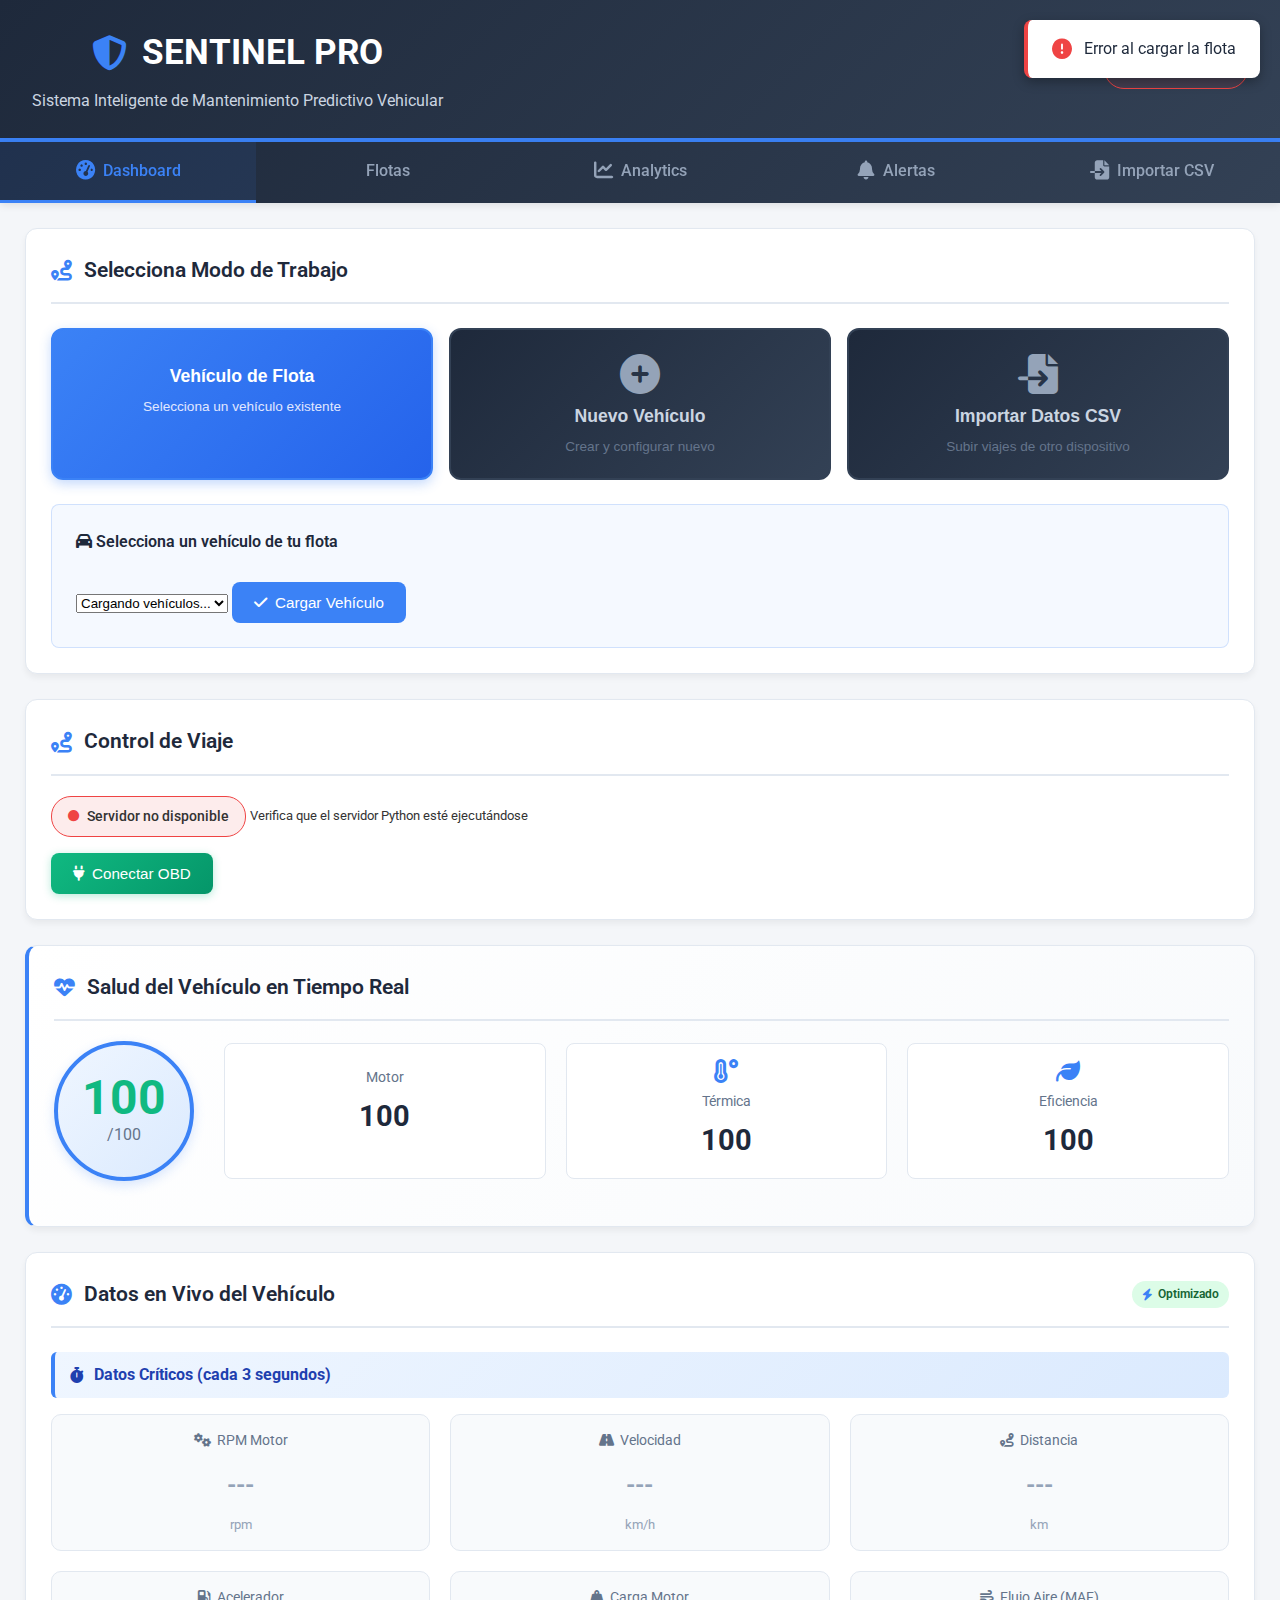
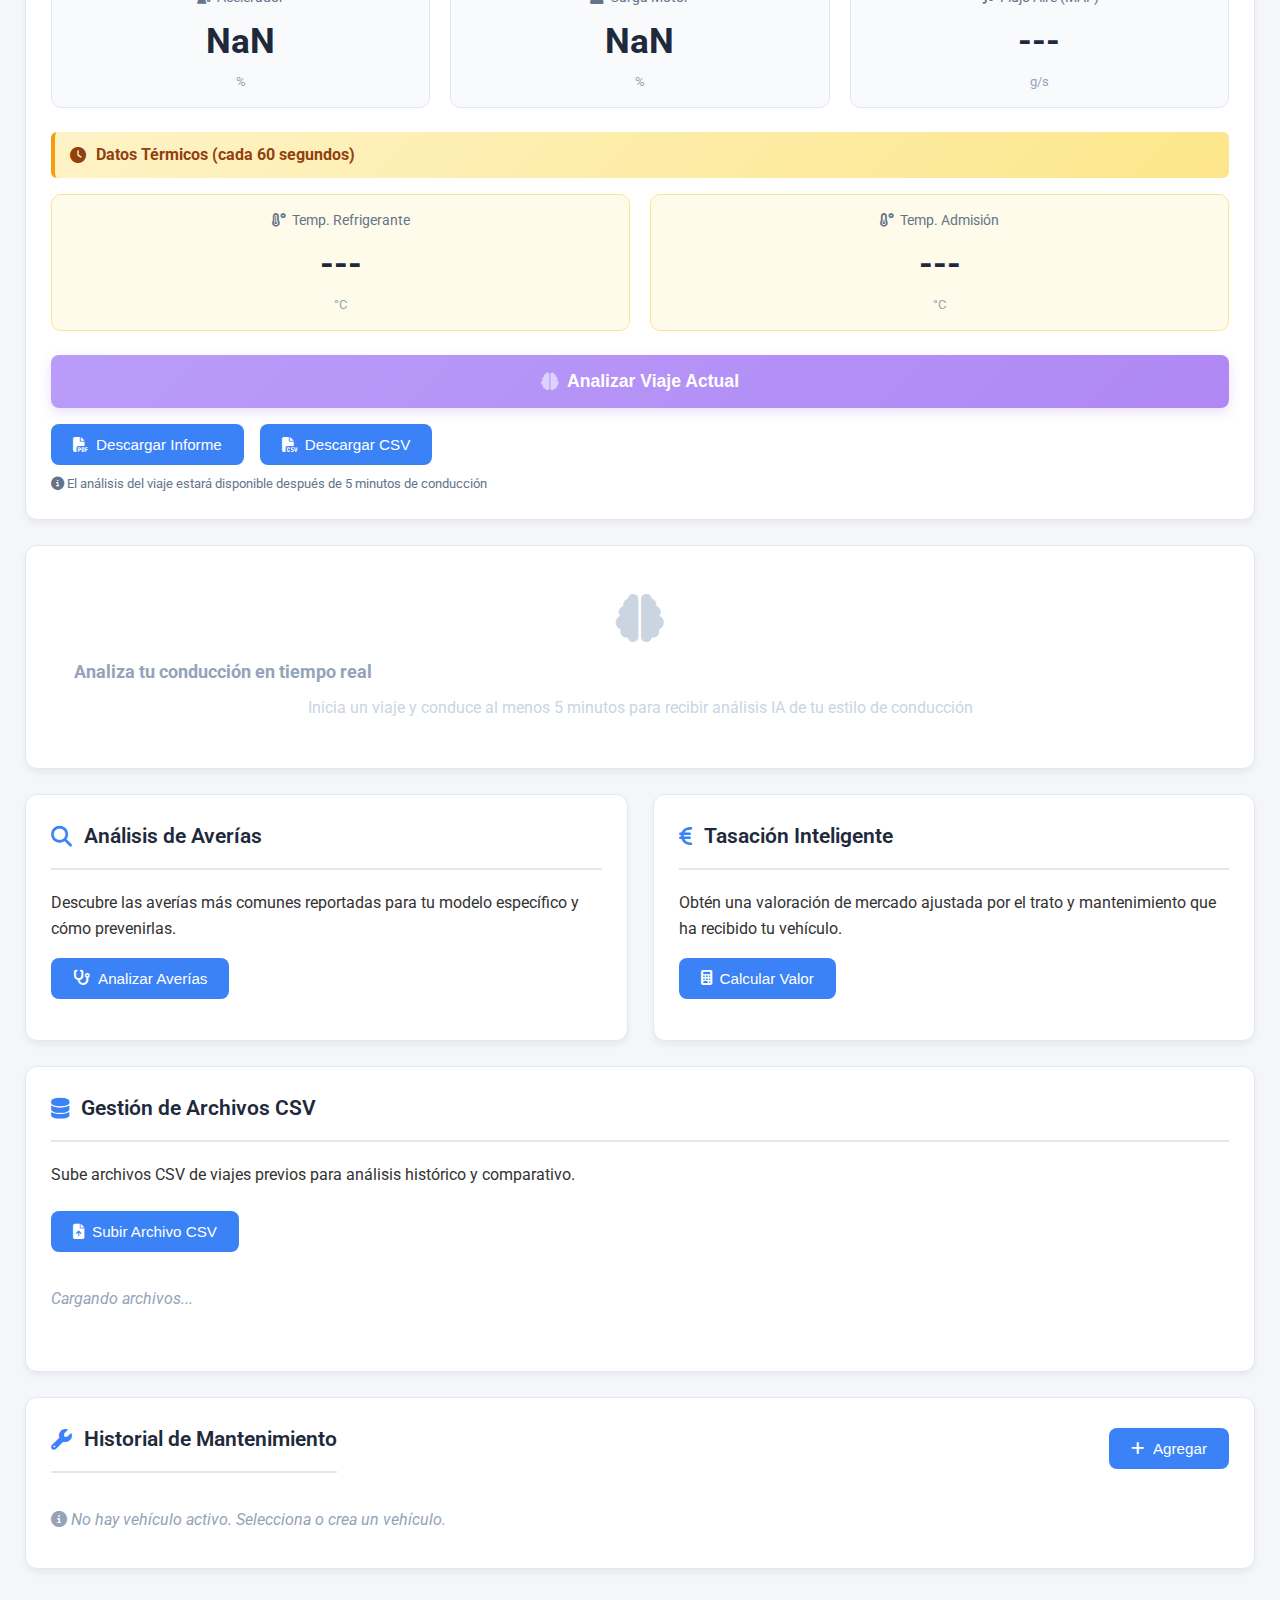
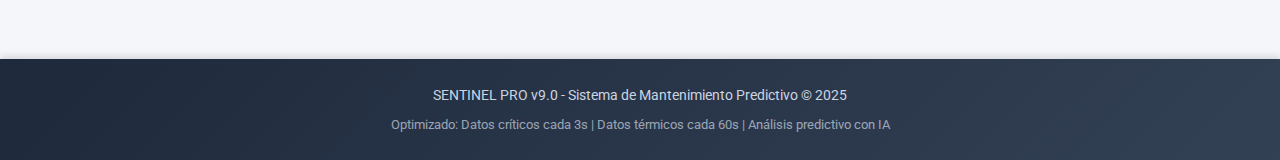
<file: index.html>
<!DOCTYPE html>
<html lang="es">
<head>
    <meta charset="UTF-8">
    <meta name="viewport" content="width=device-width, initial-scale=1.0">
    <title>SENTINEL PRO - Sistema de Mantenimiento Predictivo</title>
    <link rel="stylesheet" href="https://cdnjs.cloudflare.com/ajax/libs/font-awesome/6.5.2/css/all.min.css">
    <link rel="stylesheet" href="css/style.css">
</head>
<body>
    <!-- HEADER -->
    <header>
        <div style="display: flex; justify-content: space-between; align-items: center; flex-wrap: wrap; gap: 1rem;">
            <div>
                <h1>
                    <i class="fas fa-shield-halved"></i>
                    SENTINEL PRO
                </h1>
                <p>Sistema Inteligente de Mantenimiento Predictivo Vehicular</p>
            </div>
            <div id="obdStatusIndicator" class="status-indicator">
                <i class="fas fa-circle"></i>
                <span>Desconectado</span>
            </div>
        </div>
    </header>

    <!-- NAVBAR DE NAVEGACIÓN -->
    <nav class="main-nav">
        <div class="nav-container">
            <a href="index.html" class="nav-link">
                <i class="fas fa-tachometer-alt"></i> Dashboard
            </a>
            <a href="fleet.html" class="nav-link">
                <i class="fas fa-cars"></i> Flotas
            </a>
            <a href="analytics.html" class="nav-link">
                <i class="fas fa-chart-line"></i> Analytics
            </a>
            <a href="vehicle-detail.html" class="nav-link" id="nav-vehicle-detail" style="display: none;">
                <i class="fas fa-car-side"></i> Vehículo
            </a>
            <a href="alerts.html" class="nav-link">
                <i class="fas fa-bell"></i> Alertas
            </a>
            <a href="import.html" class="nav-link" id="nav-import" style="display: none;">
                <i class="fas fa-file-import"></i> Importar CSV
            </a>
        </div>
    </nav>

    <!-- CONTENEDOR PRINCIPAL -->
    <div class="container">

        <!-- SELECTOR DE MODO DE TRABAJO -->
        <div class="card" id="vehicleSelectorCard">
            <h2>
                <i class="fas fa-route"></i>
                Selecciona Modo de Trabajo
            </h2>

            <div class="mode-selector">
                <button class="mode-btn active" id="modeFleet" data-mode="fleet">
                    <i class="fas fa-cars"></i>
                    <span class="mode-title">Vehículo de Flota</span>
                    <span class="mode-desc">Selecciona un vehículo existente</span>
                </button>

                <button class="mode-btn" id="modeNew" data-mode="new">
                    <i class="fas fa-plus-circle"></i>
                    <span class="mode-title">Nuevo Vehículo</span>
                    <span class="mode-desc">Crear y configurar nuevo</span>
                </button>

                <button class="mode-btn" id="modeImport" data-mode="import">
                    <i class="fas fa-file-import"></i>
                    <span class="mode-title">Importar Datos CSV</span>
                    <span class="mode-desc">Subir viajes de otro dispositivo</span>
                </button>
            </div>

            <!-- Selector de vehículo de flota (visible solo en modo fleet) -->
            <div id="fleetVehicleSelector" class="vehicle-selector-container">
                <label for="fleetVehicleSelect">
                    <i class="fas fa-car"></i> Selecciona un vehículo de tu flota
                </label>
                <select id="fleetVehicleSelect" class="form-control">
                    <option value="">Cargando vehículos...</option>
                </select>
                <button id="loadFleetVehicle" class="btn btn-primary" style="margin-top: 1rem;">
                    <i class="fas fa-check"></i> Cargar Vehículo
                </button>
            </div>

            <!-- Mensaje para modo nuevo (visible solo en modo new) -->
            <div id="newVehicleMessage" class="info-message" style="display: none;">
                <i class="fas fa-info-circle"></i>
                <p>Completa los datos del vehículo en la sección "Configuración del Vehículo" y haz clic en "Guardar Nuevo Vehículo".</p>
            </div>

            <!-- Uploader CSV (visible solo en modo import) -->
            <div id="csvImportSection" class="csv-import-container" style="display: none;">
                <div class="warning-message" id="csvWarningNoVehicle">
                    <i class="fas fa-exclamation-triangle"></i>
                    <p><strong>¡Atención!</strong> Los archivos CSV contienen datos del motor pero no información del vehículo.</p>
                    <p>Debes configurar el vehículo en la sección "Configuración del Vehículo" antes de importar.</p>
                </div>
                <p class="info-text">
                    <i class="fas fa-info-circle"></i>
                    Sube archivos CSV de Torque, OBD11, Carista, VCDS u otros dispositivos de diagnóstico.
                </p>
                <div class="upload-zone" id="csvDropZone">
                    <i class="fas fa-cloud-upload-alt"></i>
                    <p>Arrastra archivos CSV aquí</p>
                    <p class="small-text">o haz clic para seleccionar</p>
                    <input type="file" id="csvImportInput" accept=".csv" multiple style="display: none;">
                </div>
                <button id="proceedToImport" class="btn btn-primary" style="margin-top: 1rem; display: none;">
                    <i class="fas fa-arrow-right"></i> Continuar a Importación
                </button>
            </div>
        </div>

        <!-- CONTROL DE VIAJE Y CONEXIÓN OBD -->
        <div class="card" id="tripControlCard">
            <h2>
                <i class="fas fa-route"></i>
                Control de Viaje
            </h2>

            <!-- Estado de conexión OBD -->
            <div class="connection-status">
                <div class="status-indicator disconnected" id="obdStatusIndicator">
                    <i class="fas fa-circle"></i>
                    <span id="obdStatusText">Adaptador OBD desconectado</span>
                </div>
                <small id="obdStatusDetail" class="status-detail">
                    Haz clic en "Conectar OBD" cuando el adaptador esté enchufado y el motor encendido
                </small>
            </div>

            <!-- Botones de control OBD (MODO MANUAL) -->
            <div class="obd-controls" style="margin-top: 1rem; display: flex; gap: 1rem;">
                <button id="connectOBDBtn" class="btn btn-success">
                    <i class="fas fa-plug"></i>
                    Conectar OBD
                </button>
                <button id="disconnectOBDBtn" class="btn btn-secondary" style="display: none;">
                    <i class="fas fa-unlink"></i>
                    Desconectar OBD
                </button>
            </div>

            <!-- Selector de vehículo (SE MUESTRA cuando OBD conecta) -->
            <div id="tripVehicleSection" style="display: none;">
                <div class="alert alert-info">
                    <i class="fas fa-info-circle"></i>
                    <div>
                        <strong>Adaptador OBD conectado</strong>
                        <p>Selecciona el vehículo que estás conduciendo o crea uno nuevo:</p>
                    </div>
                </div>

                <div class="form-group">
                    <label for="tripVehicleSelect">
                        <i class="fas fa-car"></i> Vehículo conectado
                    </label>
                    <select id="tripVehicleSelect" class="form-control" required>
                        <option value="" selected disabled>-- Selecciona un vehículo --</option>
                    </select>
                </div>

                <div class="trip-vehicle-actions">
                    <button id="confirmVehicleBtn" class="btn btn-success" disabled>
                        <i class="fas fa-check-circle"></i>
                        Confirmar Vehículo
                    </button>

                    <button id="createNewVehicleBtn" class="btn btn-secondary">
                        <i class="fas fa-plus-circle"></i>
                        Crear Nuevo Vehículo
                    </button>
                </div>
            </div>

            <!-- Tarjeta de vehículo conectado (SE MUESTRA después de confirmar) -->
            <div id="connectedVehicleCard" style="display: none;">
                <div class="vehicle-card-connected">
                    <div class="vehicle-card-image">
                        <i class="fas fa-car"></i>
                    </div>
                    <div class="vehicle-card-info">
                        <h3 id="connectedVehicleName">-</h3>
                        <div class="vehicle-card-specs">
                            <span id="connectedVehicleYear">-</span>
                            <span>•</span>
                            <span id="connectedVehicleFuel">-</span>
                            <span>•</span>
                            <span id="connectedVehicleTransmission">-</span>
                        </div>
                        <div class="vehicle-card-details">
                            <span><i class="fas fa-tachometer-alt"></i> <span id="connectedVehicleMileage">-</span> km</span>
                            <span><i class="fas fa-barcode"></i> <span id="connectedVehicleVIN">-</span></span>
                        </div>
                    </div>
                    <button id="changeVehicleBtn" class="btn btn-secondary btn-sm">
                        <i class="fas fa-exchange-alt"></i>
                        Cambiar
                    </button>
                </div>

                <!-- Botones de control de viaje -->
                <div class="trip-controls">
                    <button id="startTripBtn" class="btn btn-success btn-trip">
                        <i class="fas fa-play-circle"></i>
                        <div class="btn-trip-content">
                            <strong>Iniciar Viaje</strong>
                            <small>Comenzar grabación de datos OBD</small>
                        </div>
                    </button>

                    <button id="endTripBtn" class="btn btn-danger btn-trip" style="display: none;">
                        <i class="fas fa-stop-circle"></i>
                        <div class="btn-trip-content">
                            <strong>Finalizar Viaje</strong>
                            <small id="tripDurationDisplay">00:00:00</small>
                        </div>
                    </button>
                </div>

                <!-- Banner de viaje activo -->
                <div id="tripActiveBanner" class="trip-active-banner" style="display: none;">
                    <div class="recording-indicator">
                        <div class="recording-dot"></div>
                        <strong>VIAJE EN CURSO</strong>
                    </div>
                    <div class="trip-stats">
                        <div class="trip-stat">
                            <i class="fas fa-clock"></i>
                            <span id="activeTripDuration">00:00:00</span>
                        </div>
                        <div class="trip-stat">
                            <i class="fas fa-route"></i>
                            <span id="activeTripDistance">0.0 km</span>
                        </div>
                        <div class="trip-stat">
                            <i class="fas fa-database"></i>
                            <span id="activeTripDataPoints">0</span> registros
                        </div>
                    </div>
                </div>
            </div>
        </div>

        <!-- Modal: Crear Nuevo Vehículo (cuando no está en lista) -->
        <div id="modalCreateVehicle" class="modal-overlay" style="display: none;">
            <div class="modal-content">
                <div class="modal-header">
                    <h2><i class="fas fa-plus-circle"></i> Crear Nuevo Vehículo</h2>
                    <button class="modal-close" onclick="closeCreateVehicleModal()">&times;</button>
                </div>
                <div class="modal-body">
                    <form id="quickCreateVehicleForm">
                        <div class="form-group">
                            <label>Marca *</label>
                            <input type="text" id="quickVehicleBrand" required placeholder="Ej: Seat">
                        </div>

                        <div class="form-group">
                            <label>Modelo *</label>
                            <input type="text" id="quickVehicleModel" required placeholder="Ej: León 2.0 TDI">
                        </div>

                        <div class="form-row">
                            <div class="form-group">
                                <label>Año *</label>
                                <input type="number" id="quickVehicleYear" required min="1990" max="2025" placeholder="2018">
                            </div>

                            <div class="form-group">
                                <label>Kilometraje</label>
                                <input type="number" id="quickVehicleMileage" placeholder="150000">
                            </div>
                        </div>

                        <div class="form-row">
                            <div class="form-group">
                                <label>Combustible *</label>
                                <select id="quickVehicleFuel" required>
                                    <option value="">Seleccionar...</option>
                                    <option value="Diesel">Diesel</option>
                                    <option value="Gasolina">Gasolina</option>
                                    <option value="Híbrido">Híbrido</option>
                                    <option value="Eléctrico">Eléctrico</option>
                                </select>
                            </div>

                            <div class="form-group">
                                <label>Transmisión *</label>
                                <select id="quickVehicleTransmission" required>
                                    <option value="">Seleccionar...</option>
                                    <option value="Manual">Manual</option>
                                    <option value="Automático">Automático</option>
                                </select>
                            </div>
                        </div>

                        <div class="form-group">
                            <label>VIN (opcional)</label>
                            <input type="text" id="quickVehicleVIN" placeholder="WVWZZZ1KZXW123456" maxlength="17">
                        </div>
                    </form>
                </div>
                <div class="modal-footer">
                    <button type="button" class="btn btn-secondary" onclick="closeCreateVehicleModal()">
                        <i class="fas fa-times"></i> Cancelar
                    </button>
                    <button type="button" class="btn btn-success" onclick="saveQuickVehicle()">
                        <i class="fas fa-check"></i> Crear y Conectar
                    </button>
                </div>
            </div>
        </div>

        <!-- SECCIÓN 1: CONFIGURACIÓN DEL VEHÍCULO (OCULTO POR DEFECTO) -->
        <div class="card" id="vehicleConfigCard" style="display: none;">
            <h2>
                <i class="fas fa-cog"></i>
                Configuración del Vehículo
            </h2>
            <p class="text-muted">Esta sección solo se muestra cuando trabajas en modo "Nuevo Vehículo"</p>
            <div class="form-grid">
                <div class="form-group">
                    <label for="vehicleBrand"><i class="fas fa-car"></i> Marca</label>
                    <input type="text" id="vehicleBrand" placeholder="Ej: Seat">
                </div>
                <div class="form-group">
                    <label for="vehicleModel"><i class="fas fa-cogs"></i> Modelo y Motor</label>
                    <input type="text" id="vehicleModel" placeholder="Ej: León 2.0 TDI">
                </div>
                <div class="form-group">
                    <label for="vehicleYear"><i class="fas fa-calendar"></i> Año</label>
                    <input type="number" id="vehicleYear" placeholder="Ej: 2018" min="1996">
                </div>
                <div class="form-group">
                    <label for="vehicleMileage"><i class="fas fa-road"></i> Kilómetros</label>
                    <input type="number" id="vehicleMileage" placeholder="Ej: 95000">
                </div>
                <div class="form-group">
                    <label for="vehicleTransmission"><i class="fas fa-gears"></i> Transmisión</label>
                    <select id="vehicleTransmission">
                        <option value="manual">Manual</option>
                        <option value="automatica">Automática</option>
                        <option value="dsg">DSG/DCT</option>
                        <option value="cvt">CVT</option>
                    </select>
                </div>
                <div class="form-group">
                    <label for="vehicleType"><i class="fas fa-droplet"></i> Combustible</label>
                    <select id="vehicleType">
                        <option value="gasolina">Gasolina</option>
                        <option value="diesel">Diésel</option>
                        <option value="hibrido">Híbrido</option>
                        <option value="electrico">Eléctrico</option>
                    </select>
                </div>
            </div>

            <!-- Botón para guardar nuevo vehículo (solo visible en modo nuevo o import) -->
            <div id="saveNewVehicleSection" style="display: none; margin-top: 1.5rem;">
                <button id="saveNewVehicleBtn" class="btn btn-success btn-large">
                    <i class="fas fa-save"></i> Guardar Nuevo Vehículo
                </button>
                <p class="small-text" style="margin-top: 0.5rem; color: #64748b;">
                    <i class="fas fa-info-circle"></i> El vehículo se guardará en tu flota y quedará activo para el registro de datos.
                </p>
            </div>
        </div>

        <!-- SECCIÓN 2: SALUD DEL VEHÍCULO -->
        <div class="card health-card-main">
            <h2>
                <i class="fas fa-heartbeat"></i>
                Salud del Vehículo en Tiempo Real
            </h2>
            <div class="health-score-container">
                <div class="health-score-circle">
                    <span id="health_score" class="health-score-value excellent">100</span>
                    <span class="health-score-label">/100</span>
                </div>
                <div class="health-details-grid">
                    <div class="health-detail-item">
                        <i class="fas fa-engine"></i>
                        <span class="detail-label">Motor</span>
                        <span id="engine_health" class="detail-value">100</span>
                    </div>
                    <div class="health-detail-item">
                        <i class="fas fa-temperature-high"></i>
                        <span class="detail-label">Térmica</span>
                        <span id="thermal_health" class="detail-value">100</span>
                    </div>
                    <div class="health-detail-item">
                        <i class="fas fa-leaf"></i>
                        <span class="detail-label">Eficiencia</span>
                        <span id="efficiency_health" class="detail-value">100</span>
                    </div>
                </div>
            </div>
            
            <div id="warnings_container" class="warnings-container" style="display: none;"></div>
            <div id="predictions_container" class="predictions-container" style="display: none;"></div>
        </div>

        <!-- SECCIÓN 3: DATOS EN VIVO OPTIMIZADOS -->
        <div class="card">
            <h2>
                <i class="fas fa-tachometer-alt"></i>
                Datos en Vivo del Vehículo
                <span class="optimization-badge"><i class="fas fa-bolt"></i> Optimizado</span>
            </h2>
            
            <div class="data-section-header">
                <h3><i class="fas fa-stopwatch"></i> Datos Críticos (cada 3 segundos)</h3>
            </div>
            <div class="grid-stats">
                <div class="metric-box">
                    <div class="metric-label">
                        <i class="fas fa-cogs"></i> RPM Motor
                    </div>
                    <span class="metric-value" id="live_rpm">---</span>
                    <span class="metric-unit">rpm</span>
                </div>
                <div class="metric-box">
                    <div class="metric-label">
                        <i class="fas fa-road"></i> Velocidad
                    </div>
                    <span class="metric-value" id="live_speed">---</span>
                    <span class="metric-unit">km/h</span>
                </div>
                <div class="metric-box">
                    <div class="metric-label">
                        <i class="fas fa-route"></i> Distancia
                    </div>
                    <span class="metric-value" id="live_distance">---</span>
                    <span class="metric-unit">km</span>
                </div>
                <div class="metric-box">
                    <div class="metric-label">
                        <i class="fas fa-gas-pump"></i> Acelerador
                    </div>
                    <span class="metric-value" id="live_throttle">---</span>
                    <span class="metric-unit">%</span>
                </div>
                <div class="metric-box">
                    <div class="metric-label">
                        <i class="fas fa-weight-hanging"></i> Carga Motor
                    </div>
                    <span class="metric-value" id="live_load">---</span>
                    <span class="metric-unit">%</span>
                </div>
                <div class="metric-box">
                    <div class="metric-label">
                        <i class="fas fa-wind"></i> Flujo Aire (MAF)
                    </div>
                    <span class="metric-value" id="live_maf">---</span>
                    <span class="metric-unit">g/s</span>
                </div>
            </div>

            <div class="data-section-header thermal-section">
                <h3><i class="fas fa-clock"></i> Datos Térmicos (cada 60 segundos)</h3>
            </div>
            <div class="grid-stats thermal-grid">
                <div class="metric-box thermal">
                    <div class="metric-label">
                        <i class="fas fa-temperature-high"></i> Temp. Refrigerante
                    </div>
                    <span class="metric-value" id="live_coolant_temp">---</span>
                    <span class="metric-unit">°C</span>
                </div>
                <div class="metric-box thermal">
                    <div class="metric-label">
                        <i class="fas fa-temperature-low"></i> Temp. Admisión
                    </div>
                    <span class="metric-value" id="live_intake_temp">---</span>
                    <span class="metric-unit">°C</span>
                </div>
            </div>

            <div style="display: flex; gap: 1rem; margin-top: 1.5rem; flex-wrap: wrap;">
                <button id="analyzeTripBtn" class="btn btn-ai btn-large" disabled>
                    <i class="fas fa-brain"></i>
                    Analizar Viaje Actual
                </button>
                <button id="downloadReportBtn" class="btn btn-primary">
                    <i class="fas fa-file-pdf"></i>
                    Descargar Informe
                </button>
                <button id="downloadCSVBtn" class="btn btn-primary">
                    <i class="fas fa-file-csv"></i>
                    Descargar CSV
                </button>
            </div>
            <small class="text-muted" style="display: block; margin-top: 0.5rem; color: #64748b;">
                <i class="fas fa-info-circle"></i> El análisis del viaje estará disponible después de 5 minutos de conducción
            </small>
        </div>

        <!-- SECCIÓN 4: RESULTADOS DEL ANÁLISIS VIAJE ACTUAL -->
        <div id="ai-placeholder" class="card" style="text-align: center; padding: 3rem;">
            <i class="fas fa-brain" style="font-size: 3rem; color: #cbd5e1; margin-bottom: 1rem; display: block;"></i>
            <h3 style="color: #94a3b8; margin: 0;">Analiza tu conducción en tiempo real</h3>
            <p style="color: #cbd5e1; margin-top: 0.5rem;">Inicia un viaje y conduce al menos 5 minutos para recibir análisis IA de tu estilo de conducción</p>
        </div>

        <div id="ai-results" style="display: none;"></div>

        <!-- SECCIÓN 5: MÓDULOS DE INTELIGENCIA -->
        <div class="grid-2">
            <div class="card">
                <h2>
                    <i class="fas fa-search"></i>
                    Análisis de Averías
                </h2>
                <p>Descubre las averías más comunes reportadas para tu modelo específico y cómo prevenirlas.</p>
                <button id="commonFailuresBtn" class="btn btn-primary" style="margin-top: 1rem;">
                    <i class="fas fa-stethoscope"></i>
                    Analizar Averías
                </button>
                <div id="common-failures-result" style="margin-top: 1rem;"></div>
            </div>

            <div class="card">
                <h2>
                    <i class="fas fa-euro-sign"></i>
                    Tasación Inteligente
                </h2>
                <p>Obtén una valoración de mercado ajustada por el trato y mantenimiento que ha recibido tu vehículo.</p>
                <button id="valuationBtn" class="btn btn-primary" style="margin-top: 1rem;">
                    <i class="fas fa-calculator"></i>
                    Calcular Valor
                </button>
                <div id="valuation-result" style="margin-top: 1rem;"></div>
            </div>
        </div>

        <!-- SECCIÓN 6: GESTIÓN DE ARCHIVOS CSV -->
        <div class="card">
            <h2>
                <i class="fas fa-database"></i>
                Gestión de Archivos CSV
            </h2>
            <p>Sube archivos CSV de viajes previos para análisis histórico y comparativo.</p>
            
            <div style="margin: 1.5rem 0;">
                <input type="file" id="uploadCSVInput" accept=".csv" style="display: none;">
                <button id="uploadCSVBtn" class="btn btn-primary">
                    <i class="fas fa-file-upload"></i>
                    Subir Archivo CSV
                </button>
            </div>

            <div id="csvFilesList" style="margin: 1.5rem 0;">
                <p class="no-data">Cargando archivos...</p>
            </div>
        </div>

        <!-- SECCIÓN 7: MANTENIMIENTO -->
        <div class="card">
            <div style="display: flex; justify-content: space-between; align-items: center; margin-bottom: 1.5rem;">
                <h2 style="margin: 0;">
                    <i class="fas fa-wrench"></i>
                    Historial de Mantenimiento
                </h2>
                <button id="toggleMaintenanceFormBtn" class="btn btn-primary" style="display: flex; align-items: center; gap: 0.5rem;">
                    <i class="fas fa-plus"></i>
                    Agregar
                </button>
            </div>

            <!-- FORMULARIO DE REGISTRO (Oculto por defecto) -->
            <div id="maintenanceFormContainer" style="display: none; margin-bottom: 1.5rem; padding: 1.5rem; background: #f8fafc; border-radius: 8px; border: 1px solid #e2e8f0;">
                <h3 style="margin-top: 0; margin-bottom: 1rem; color: #1e293b; font-size: 1rem;">
                    <i class="fas fa-plus-circle"></i> Nuevo Registro de Mantenimiento
                </h3>
                <form id="maintenanceForm">
                    <div class="form-group">
                        <label for="maintenanceType">Tipo de Mantenimiento *</label>
                        <select id="maintenanceType" required style="width: 100%; padding: 0.75rem; border: 1px solid #cbd5e1; border-radius: 8px;">
                            <option value="">Seleccionar...</option>
                            <option value="Cambio de aceite">Cambio de aceite</option>
                            <option value="Cambio de filtros">Cambio de filtros</option>
                            <option value="Revisión de frenos">Revisión de frenos</option>
                            <option value="Cambio de neumáticos">Cambio de neumáticos</option>
                            <option value="Revisión general">Revisión general</option>
                            <option value="Reparación">Reparación</option>
                            <option value="Otro">Otro</option>
                        </select>
                    </div>
                    <div class="form-group">
                        <label for="maintenanceDescription">Descripción *</label>
                        <textarea id="maintenanceDescription" rows="3" required placeholder="Describe el mantenimiento realizado..." style="width: 100%; padding: 0.75rem; border: 1px solid #cbd5e1; border-radius: 8px; resize: vertical;"></textarea>
                    </div>
                    <div style="display: grid; grid-template-columns: 1fr 1fr; gap: 1rem;">
                        <div class="form-group">
                            <label for="maintenanceDate">Fecha *</label>
                            <input type="date" id="maintenanceDate" required>
                        </div>
                        <div class="form-group">
                            <label for="maintenanceMileage">Kilometraje</label>
                            <input type="number" id="maintenanceMileage" placeholder="150000">
                        </div>
                    </div>
                    <div style="display: grid; grid-template-columns: 1fr 1fr; gap: 1rem;">
                        <div class="form-group">
                            <label for="maintenanceCost">Coste (€)</label>
                            <input type="number" id="maintenanceCost" step="0.01" placeholder="150.00">
                        </div>
                        <div class="form-group">
                            <label for="maintenanceProvider">Taller/Proveedor</label>
                            <input type="text" id="maintenanceProvider" placeholder="Nombre del taller">
                        </div>
                    </div>
                    <div style="display: flex; gap: 0.5rem;">
                        <button type="submit" class="btn btn-success" style="flex: 1;">
                            <i class="fas fa-save"></i>
                            Guardar
                        </button>
                        <button type="button" id="cancelMaintenanceBtn" class="btn btn-secondary">
                            <i class="fas fa-times"></i>
                            Cancelar
                        </button>
                    </div>
                </form>
            </div>

            <!-- LISTA DE REGISTROS -->
            <div id="maintenanceLog">
                <p class="no-data">No hay registros de mantenimiento</p>
            </div>
        </div>

    </div>

    <!-- FOOTER -->
    <footer>
        <p>SENTINEL PRO v9.0 - Sistema de Mantenimiento Predictivo © 2025</p>
        <p style="font-size: 0.8rem; margin-top: 0.5rem; opacity: 0.7;">
            Optimizado: Datos críticos cada 3s | Datos térmicos cada 60s | Análisis predictivo con IA
        </p>
    </footer>

    <script src="js/common.js"></script>
    <script src="js/script.js"></script>
</body>
</html>
</file>
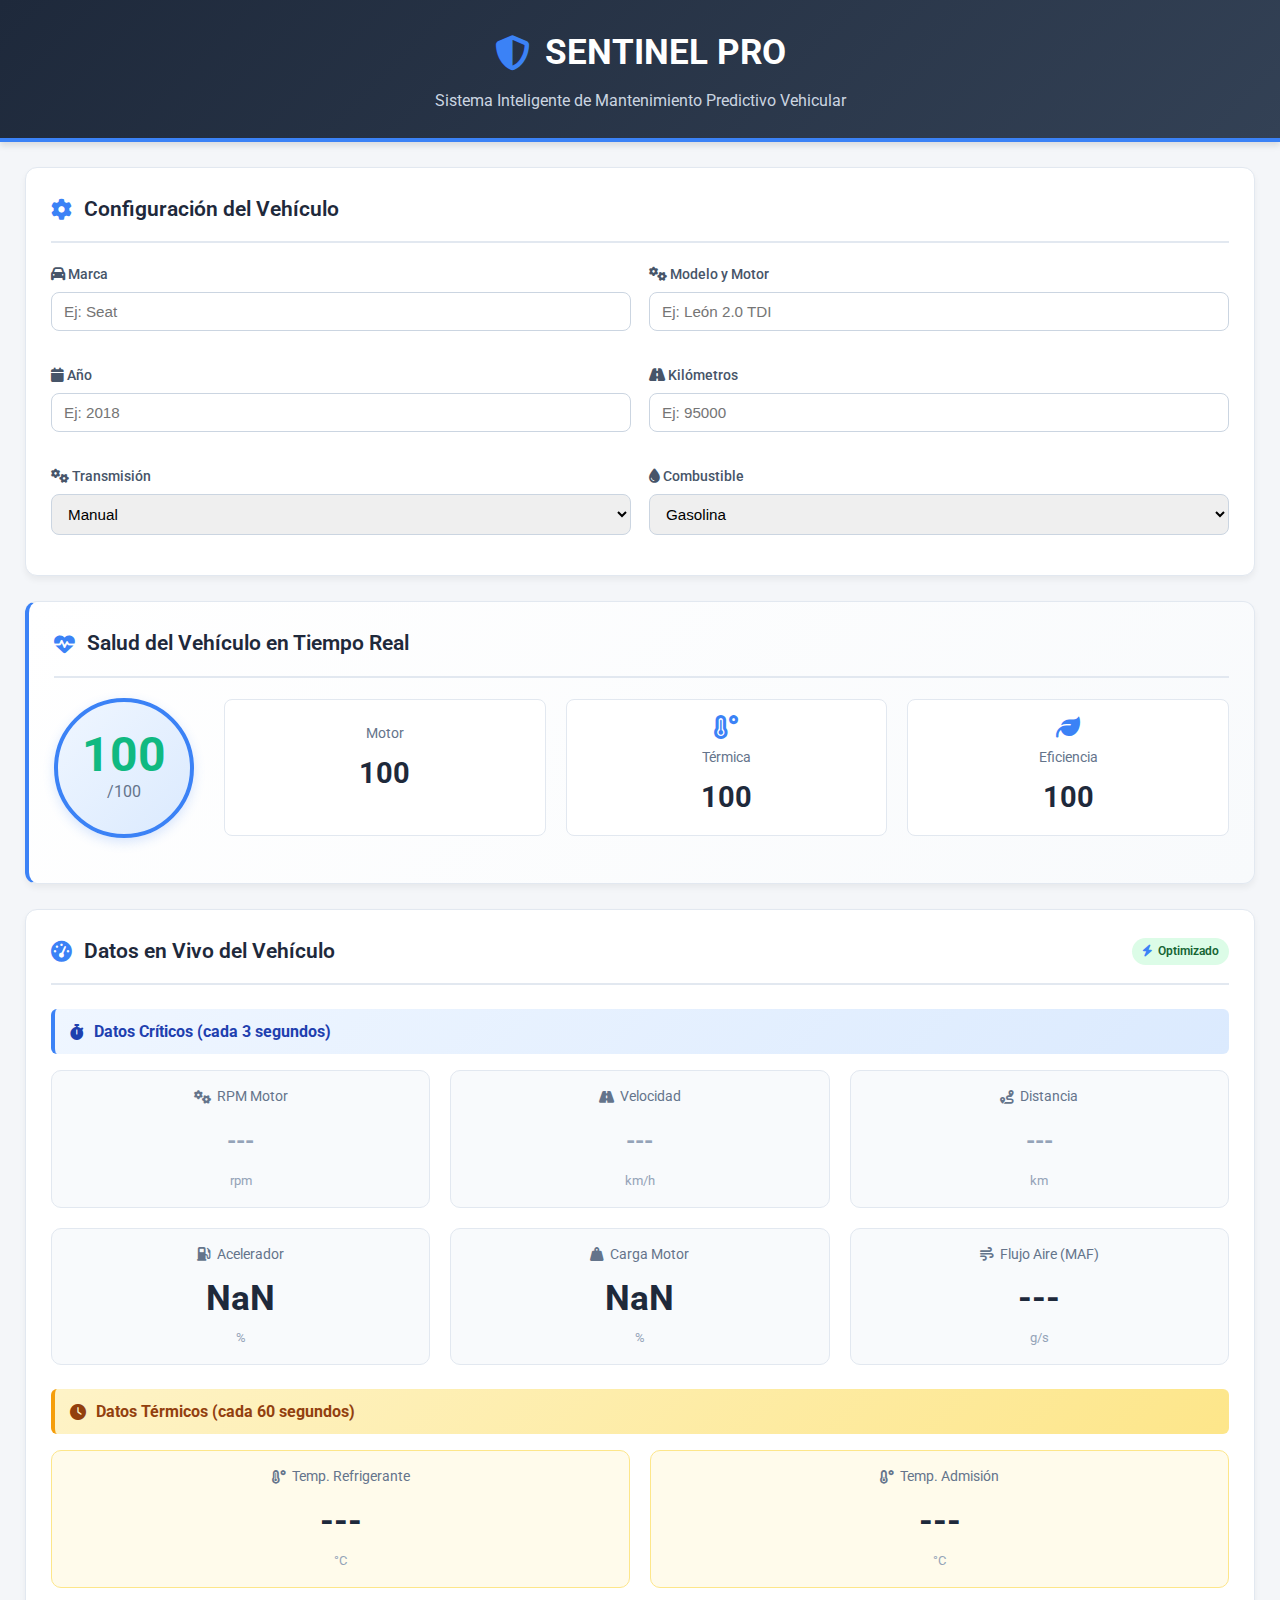
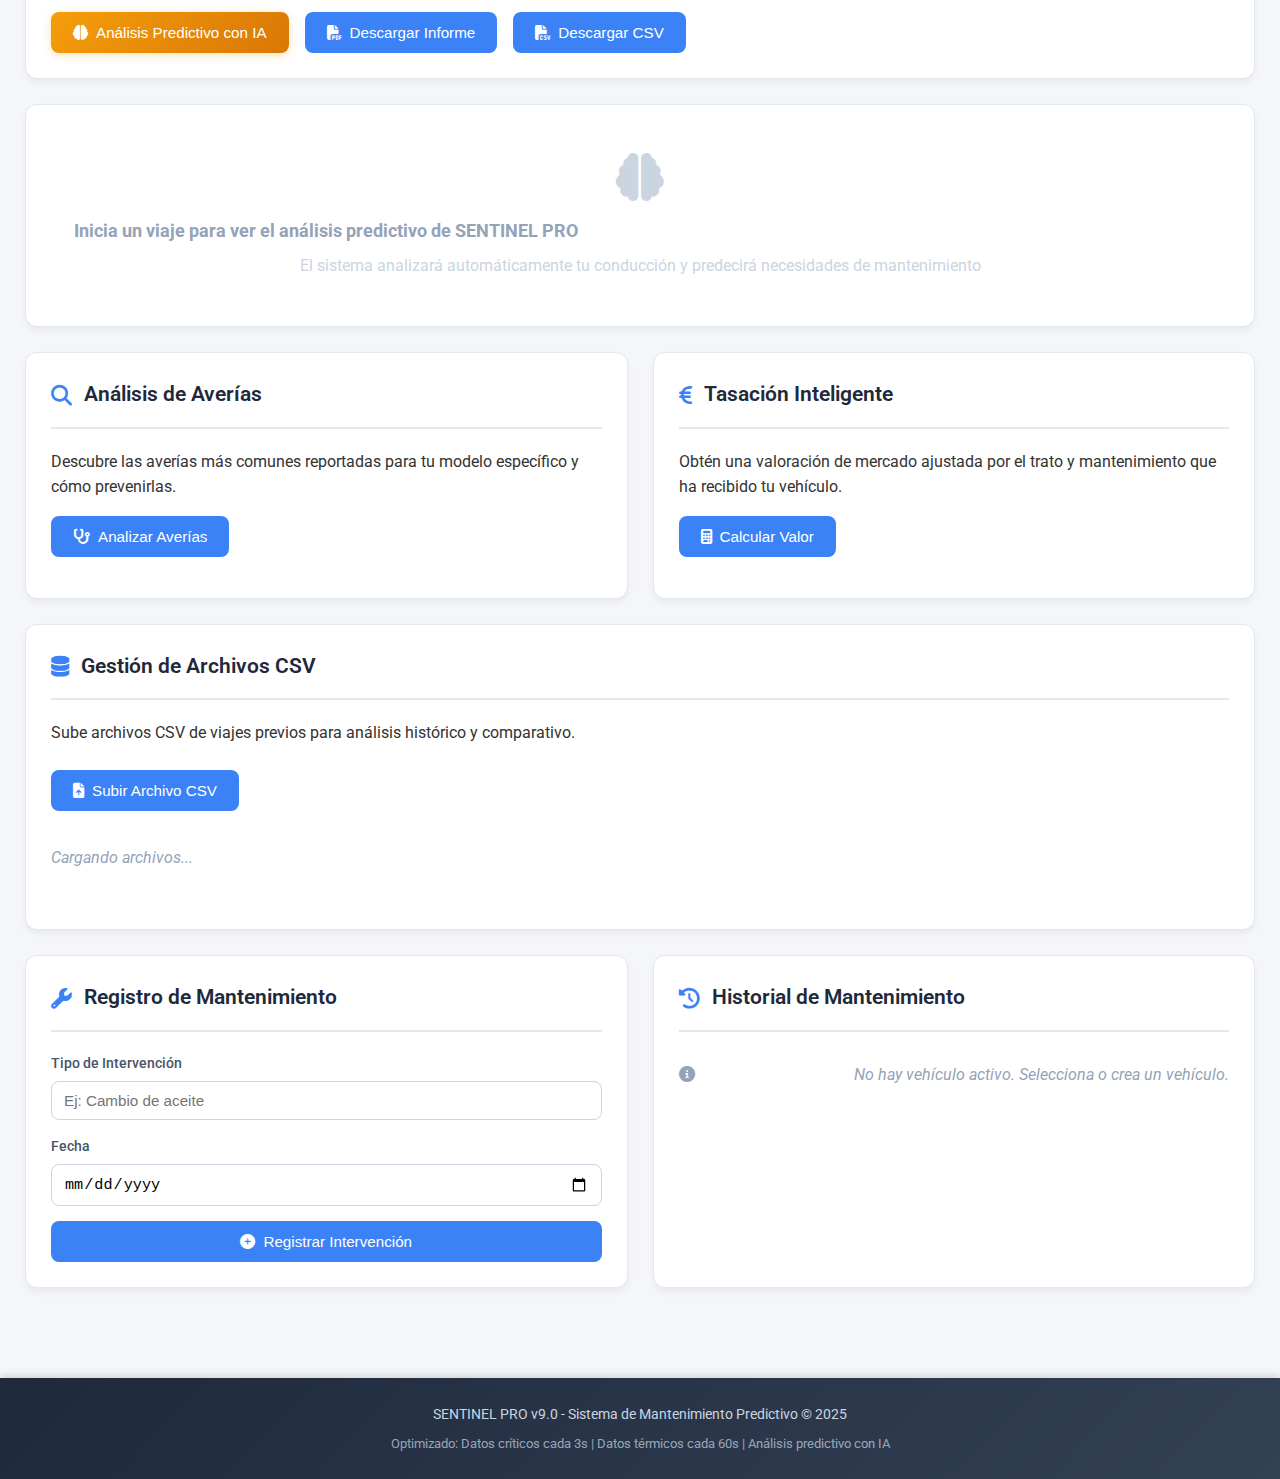
<file: frontend/index.html>
<!DOCTYPE html>
<html lang="es">
<head>
    <meta charset="UTF-8">
    <meta name="viewport" content="width=device-width, initial-scale=1.0">
    <title>SENTINEL PRO - Sistema de Mantenimiento Predictivo</title>
    <link rel="stylesheet" href="https://cdnjs.cloudflare.com/ajax/libs/font-awesome/6.5.2/css/all.min.css">
    <link rel="stylesheet" href="css/style.css">
</head>
<body>
    <!-- HEADER -->
    <header>
        <h1>
            <i class="fas fa-shield-halved"></i>
            SENTINEL PRO
        </h1>
        <p>Sistema Inteligente de Mantenimiento Predictivo Vehicular</p>
    </header>

    <!-- CONTENEDOR PRINCIPAL -->
    <div class="container">
        
        <!-- SECCIÓN 1: CONFIGURACIÓN DEL VEHÍCULO -->
        <div class="card">
            <h2>
                <i class="fas fa-cog"></i>
                Configuración del Vehículo
            </h2>
            <div class="form-grid">
                <div class="form-group">
                    <label for="vehicleBrand"><i class="fas fa-car"></i> Marca</label>
                    <input type="text" id="vehicleBrand" placeholder="Ej: Seat">
                </div>
                <div class="form-group">
                    <label for="vehicleModel"><i class="fas fa-cogs"></i> Modelo y Motor</label>
                    <input type="text" id="vehicleModel" placeholder="Ej: León 2.0 TDI">
                </div>
                <div class="form-group">
                    <label for="vehicleYear"><i class="fas fa-calendar"></i> Año</label>
                    <input type="number" id="vehicleYear" placeholder="Ej: 2018" min="1996">
                </div>
                <div class="form-group">
                    <label for="vehicleMileage"><i class="fas fa-road"></i> Kilómetros</label>
                    <input type="number" id="vehicleMileage" placeholder="Ej: 95000">
                </div>
                <div class="form-group">
                    <label for="vehicleTransmission"><i class="fas fa-gears"></i> Transmisión</label>
                    <select id="vehicleTransmission">
                        <option value="manual">Manual</option>
                        <option value="automatica">Automática</option>
                        <option value="dsg">DSG/DCT</option>
                        <option value="cvt">CVT</option>
                    </select>
                </div>
                <div class="form-group">
                    <label for="vehicleType"><i class="fas fa-droplet"></i> Combustible</label>
                    <select id="vehicleType">
                        <option value="gasolina">Gasolina</option>
                        <option value="diesel">Diésel</option>
                        <option value="hibrido">Híbrido</option>
                        <option value="electrico">Eléctrico</option>
                    </select>
                </div>
            </div>
        </div>

        <!-- SECCIÓN 2: SALUD DEL VEHÍCULO -->
        <div class="card health-card-main">
            <h2>
                <i class="fas fa-heartbeat"></i>
                Salud del Vehículo en Tiempo Real
            </h2>
            <div class="health-score-container">
                <div class="health-score-circle">
                    <span id="health_score" class="health-score-value excellent">100</span>
                    <span class="health-score-label">/100</span>
                </div>
                <div class="health-details-grid">
                    <div class="health-detail-item">
                        <i class="fas fa-engine"></i>
                        <span class="detail-label">Motor</span>
                        <span id="engine_health" class="detail-value">100</span>
                    </div>
                    <div class="health-detail-item">
                        <i class="fas fa-temperature-high"></i>
                        <span class="detail-label">Térmica</span>
                        <span id="thermal_health" class="detail-value">100</span>
                    </div>
                    <div class="health-detail-item">
                        <i class="fas fa-leaf"></i>
                        <span class="detail-label">Eficiencia</span>
                        <span id="efficiency_health" class="detail-value">100</span>
                    </div>
                </div>
            </div>
            
            <div id="warnings_container" class="warnings-container" style="display: none;"></div>
            <div id="predictions_container" class="predictions-container" style="display: none;"></div>
        </div>

        <!-- SECCIÓN 3: DATOS EN VIVO OPTIMIZADOS -->
        <div class="card">
            <h2>
                <i class="fas fa-tachometer-alt"></i>
                Datos en Vivo del Vehículo
                <span class="optimization-badge"><i class="fas fa-bolt"></i> Optimizado</span>
            </h2>
            
            <div class="data-section-header">
                <h3><i class="fas fa-stopwatch"></i> Datos Críticos (cada 3 segundos)</h3>
            </div>
            <div class="grid-stats">
                <div class="metric-box">
                    <div class="metric-label">
                        <i class="fas fa-cogs"></i> RPM Motor
                    </div>
                    <span class="metric-value" id="live_rpm">---</span>
                    <span class="metric-unit">rpm</span>
                </div>
                <div class="metric-box">
                    <div class="metric-label">
                        <i class="fas fa-road"></i> Velocidad
                    </div>
                    <span class="metric-value" id="live_speed">---</span>
                    <span class="metric-unit">km/h</span>
                </div>
                <div class="metric-box">
                    <div class="metric-label">
                        <i class="fas fa-route"></i> Distancia
                    </div>
                    <span class="metric-value" id="live_distance">---</span>
                    <span class="metric-unit">km</span>
                </div>
                <div class="metric-box">
                    <div class="metric-label">
                        <i class="fas fa-gas-pump"></i> Acelerador
                    </div>
                    <span class="metric-value" id="live_throttle">---</span>
                    <span class="metric-unit">%</span>
                </div>
                <div class="metric-box">
                    <div class="metric-label">
                        <i class="fas fa-weight-hanging"></i> Carga Motor
                    </div>
                    <span class="metric-value" id="live_load">---</span>
                    <span class="metric-unit">%</span>
                </div>
                <div class="metric-box">
                    <div class="metric-label">
                        <i class="fas fa-wind"></i> Flujo Aire (MAF)
                    </div>
                    <span class="metric-value" id="live_maf">---</span>
                    <span class="metric-unit">g/s</span>
                </div>
            </div>

            <div class="data-section-header thermal-section">
                <h3><i class="fas fa-clock"></i> Datos Térmicos (cada 60 segundos)</h3>
            </div>
            <div class="grid-stats thermal-grid">
                <div class="metric-box thermal">
                    <div class="metric-label">
                        <i class="fas fa-temperature-high"></i> Temp. Refrigerante
                    </div>
                    <span class="metric-value" id="live_coolant_temp">---</span>
                    <span class="metric-unit">°C</span>
                </div>
                <div class="metric-box thermal">
                    <div class="metric-label">
                        <i class="fas fa-temperature-low"></i> Temp. Admisión
                    </div>
                    <span class="metric-value" id="live_intake_temp">---</span>
                    <span class="metric-unit">°C</span>
                </div>
            </div>

            <div style="display: flex; gap: 1rem; margin-top: 1.5rem; flex-wrap: wrap;">
                <button id="analyzeTripBtn" class="btn btn-primary">
                    <i class="fas fa-brain"></i>
                    Análisis Predictivo con IA
                </button>
                <button id="downloadReportBtn" class="btn btn-primary">
                    <i class="fas fa-file-pdf"></i>
                    Descargar Informe
                </button>
                <button id="downloadCSVBtn" class="btn btn-primary">
                    <i class="fas fa-file-csv"></i>
                    Descargar CSV
                </button>
            </div>
        </div>

        <!-- SECCIÓN 4: RESULTADOS DEL ANÁLISIS PREDICTIVO -->
        <div id="ai-placeholder" class="card" style="text-align: center; padding: 3rem;">
            <i class="fas fa-brain" style="font-size: 3rem; color: #cbd5e1; margin-bottom: 1rem; display: block;"></i>
            <h3 style="color: #94a3b8; margin: 0;">Inicia un viaje para ver el análisis predictivo de SENTINEL PRO</h3>
            <p style="color: #cbd5e1; margin-top: 0.5rem;">El sistema analizará automáticamente tu conducción y predecirá necesidades de mantenimiento</p>
        </div>

        <div id="ai-results" style="display: none;"></div>

        <!-- SECCIÓN 5: MÓDULOS DE INTELIGENCIA -->
        <div class="grid-2">
            <div class="card">
                <h2>
                    <i class="fas fa-search"></i>
                    Análisis de Averías
                </h2>
                <p>Descubre las averías más comunes reportadas para tu modelo específico y cómo prevenirlas.</p>
                <button id="commonFailuresBtn" class="btn btn-primary" style="margin-top: 1rem;">
                    <i class="fas fa-stethoscope"></i>
                    Analizar Averías
                </button>
                <div id="common-failures-result" style="margin-top: 1rem;"></div>
            </div>

            <div class="card">
                <h2>
                    <i class="fas fa-euro-sign"></i>
                    Tasación Inteligente
                </h2>
                <p>Obtén una valoración de mercado ajustada por el trato y mantenimiento que ha recibido tu vehículo.</p>
                <button id="valuationBtn" class="btn btn-primary" style="margin-top: 1rem;">
                    <i class="fas fa-calculator"></i>
                    Calcular Valor
                </button>
                <div id="valuation-result" style="margin-top: 1rem;"></div>
            </div>
        </div>

        <!-- SECCIÓN 6: GESTIÓN DE ARCHIVOS CSV -->
        <div class="card">
            <h2>
                <i class="fas fa-database"></i>
                Gestión de Archivos CSV
            </h2>
            <p>Sube archivos CSV de viajes previos para análisis histórico y comparativo.</p>
            
            <div style="margin: 1.5rem 0;">
                <input type="file" id="uploadCSVInput" accept=".csv" style="display: none;">
                <button id="uploadCSVBtn" class="btn btn-primary">
                    <i class="fas fa-file-upload"></i>
                    Subir Archivo CSV
                </button>
            </div>

            <div id="csvFilesList" style="margin: 1.5rem 0;">
                <p class="no-data">Cargando archivos...</p>
            </div>
        </div>

        <!-- SECCIÓN 7: MANTENIMIENTO -->
        <div class="grid-2">
            <div class="card">
                <h2>
                    <i class="fas fa-wrench"></i>
                    Registro de Mantenimiento
                </h2>
                <form id="maintenanceForm">
                    <div class="form-group">
                        <label for="maintenanceType">Tipo de Intervención</label>
                        <input type="text" id="maintenanceType" placeholder="Ej: Cambio de aceite" required>
                    </div>
                    <div class="form-group">
                        <label for="maintenanceDate">Fecha</label>
                        <input type="date" id="maintenanceDate" required>
                    </div>
                    <button type="submit" class="btn btn-primary" style="width: 100%;">
                        <i class="fas fa-plus-circle"></i>
                        Registrar Intervención
                    </button>
                </form>
            </div>

            <div class="card">
                <h2>
                    <i class="fas fa-history"></i>
                    Historial de Mantenimiento
                </h2>
                <ul id="maintenanceLog" style="list-style: none; margin: 0; padding: 0;">
                    <li class="no-data">No hay registros de mantenimiento</li>
                </ul>
            </div>
        </div>

    </div>

    <!-- FOOTER -->
    <footer>
        <p>SENTINEL PRO v9.0 - Sistema de Mantenimiento Predictivo © 2025</p>
        <p style="font-size: 0.8rem; margin-top: 0.5rem; opacity: 0.7;">
            Optimizado: Datos críticos cada 3s | Datos térmicos cada 60s | Análisis predictivo con IA
        </p>
    </footer>

    <script src="js/common.js"></script>
    <script src="js/script.js"></script>
</body>
</html>
</file>
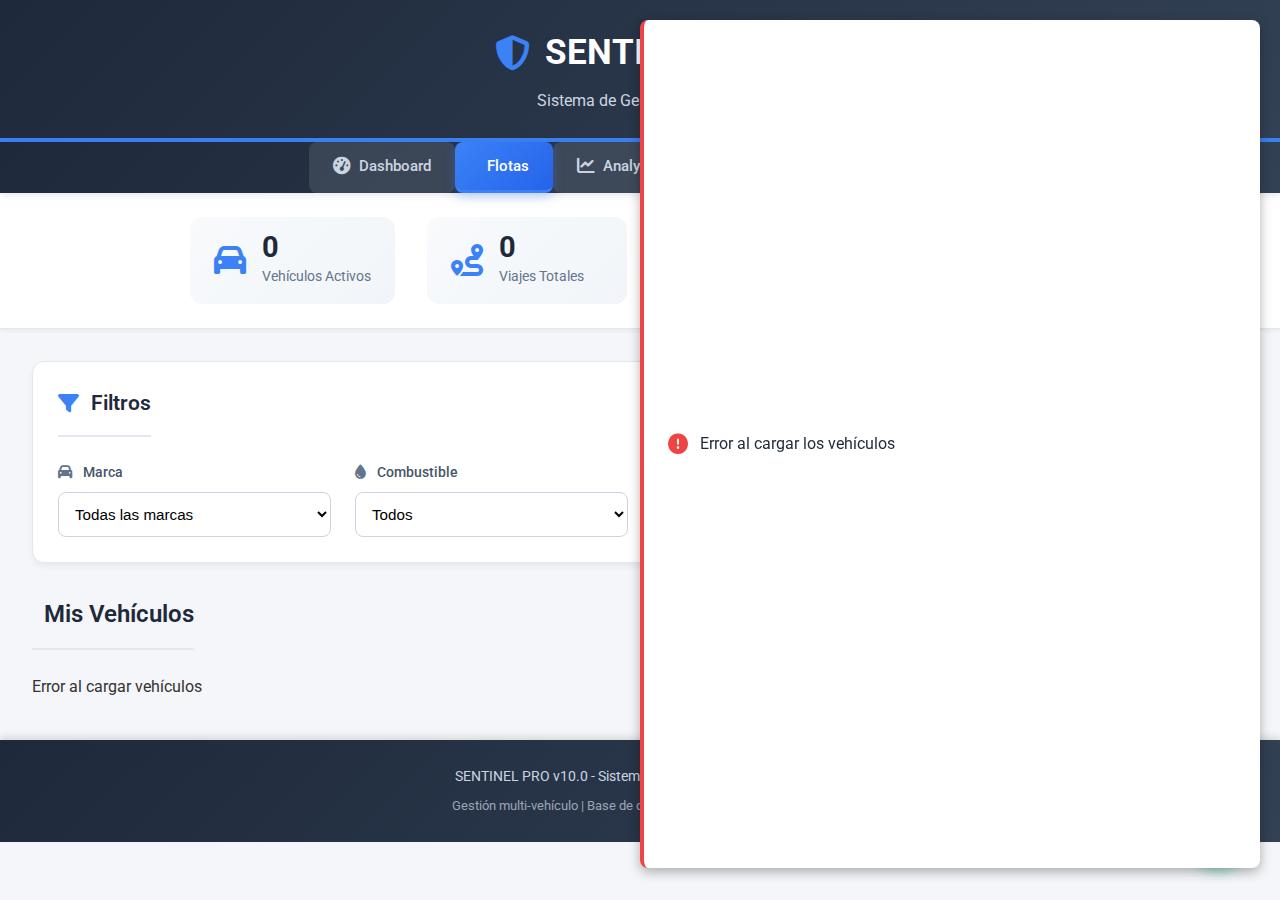
<file: fleet.html>
<!DOCTYPE html>
<html lang="es">
<head>
    <meta charset="UTF-8">
    <meta name="viewport" content="width=device-width, initial-scale=1.0">
    <title>SENTINEL PRO - Gestión de Flotas</title>
    <link rel="stylesheet" href="https://cdnjs.cloudflare.com/ajax/libs/font-awesome/6.5.2/css/all.min.css">
    <link rel="stylesheet" href="css/style.css">
    <link rel="stylesheet" href="css/fleet.css">
</head>
<body>
    <!-- HEADER -->
    <header>
        <h1>
            <i class="fas fa-shield-halved"></i>
            SENTINEL PRO
        </h1>
        <p>Sistema de Gestión de Flotas</p>
    </header>

    <!-- NAVBAR DE NAVEGACIÓN -->
    <nav class="main-nav">
        <div class="nav-container">
            <a href="index.html" class="nav-link">
                <i class="fas fa-tachometer-alt"></i> Dashboard
            </a>
            <a href="fleet.html" class="nav-link">
                <i class="fas fa-cars"></i> Flotas
            </a>
            <a href="analytics.html" class="nav-link">
                <i class="fas fa-chart-line"></i> Analytics
            </a>
            <a href="vehicle-detail.html" class="nav-link" id="nav-vehicle-detail" style="display: none;">
                <i class="fas fa-car-side"></i> Vehículo
            </a>
            <a href="alerts.html" class="nav-link">
                <i class="fas fa-bell"></i> Alertas
            </a>
            <a href="import.html" class="nav-link" id="nav-import" style="display: none;">
                <i class="fas fa-file-import"></i> Importar CSV
            </a>
        </div>
    </nav>

    <!-- ESTADÍSTICAS RÁPIDAS DE FLOTA -->
    <div class="fleet-stats-banner">
        <div class="stat-card-mini">
            <i class="fas fa-car"></i>
            <div>
                <span class="stat-value" id="total_vehicles">0</span>
                <span class="stat-label">Vehículos Activos</span>
            </div>
        </div>
        <div class="stat-card-mini">
            <i class="fas fa-route"></i>
            <div>
                <span class="stat-value" id="total_trips">0</span>
                <span class="stat-label">Viajes Totales</span>
            </div>
        </div>
        <div class="stat-card-mini">
            <i class="fas fa-road"></i>
            <div>
                <span class="stat-value" id="total_distance">0</span>
                <span class="stat-label">km Recorridos</span>
            </div>
        </div>
        <div class="stat-card-mini">
            <i class="fas fa-clock"></i>
            <div>
                <span class="stat-value" id="active_trips">0</span>
                <span class="stat-label">Viajes Activos</span>
            </div>
        </div>
    </div>

    <!-- CONTENEDOR PRINCIPAL -->
    <div class="container fleet-container">

        <!-- SECCIÓN DE FILTROS -->
        <div class="card filters-card">
            <div class="filters-header">
                <h2><i class="fas fa-filter"></i> Filtros</h2>
                <button id="clearFiltersBtn" class="btn-text">
                    <i class="fas fa-times"></i> Limpiar
                </button>
            </div>
            <div class="filters-grid">
                <div class="filter-group">
                    <label><i class="fas fa-car"></i> Marca</label>
                    <select id="filterBrand">
                        <option value="">Todas las marcas</option>
                    </select>
                </div>
                <div class="filter-group">
                    <label><i class="fas fa-droplet"></i> Combustible</label>
                    <select id="filterFuel">
                        <option value="">Todos</option>
                        <option value="gasolina">Gasolina</option>
                        <option value="diesel">Diésel</option>
                        <option value="hibrido">Híbrido</option>
                        <option value="electrico">Eléctrico</option>
                    </select>
                </div>
                <div class="filter-group">
                    <label><i class="fas fa-gears"></i> Transmisión</label>
                    <select id="filterTransmission">
                        <option value="">Todas</option>
                        <option value="manual">Manual</option>
                        <option value="automatica">Automática</option>
                        <option value="dsg">DSG/DCT</option>
                        <option value="cvt">CVT</option>
                    </select>
                </div>
                <div class="filter-group">
                    <label><i class="fas fa-heartbeat"></i> Estado Salud</label>
                    <select id="filterHealth">
                        <option value="">Todos</option>
                        <option value="excellent">Excelente (80-100)</option>
                        <option value="good">Bueno (60-79)</option>
                        <option value="warning">Atención (40-59)</option>
                        <option value="critical">Crítico (0-39)</option>
                    </select>
                </div>
            </div>
        </div>

        <!-- VISTA DE VEHÍCULOS -->
        <div class="vehicles-section">
            <div class="section-header">
                <h2><i class="fas fa-cars"></i> Mis Vehículos</h2>
                <div style="display: flex; gap: 1rem; align-items: center;">
                    <button id="addVehicleHeaderBtn" class="btn btn-success" style="display: flex; align-items: center; gap: 0.5rem;">
                        <i class="fas fa-plus-circle"></i>
                        Crear Nuevo Vehículo
                    </button>
                    <div class="view-controls">
                        <button id="viewGrid" class="view-btn active" title="Vista de tarjetas">
                            <i class="fas fa-th-large"></i>
                        </button>
                        <button id="viewList" class="view-btn" title="Vista de lista">
                            <i class="fas fa-list"></i>
                        </button>
                    </div>
                </div>
            </div>

            <!-- GRID DE VEHÍCULOS -->
            <div id="vehiclesGrid" class="vehicles-grid">
                <!-- Placeholder -->
                <div class="loading-placeholder">
                    <i class="fas fa-spinner fa-spin"></i>
                    <p>Cargando vehículos...</p>
                </div>
            </div>

            <!-- MENSAJE SI NO HAY VEHÍCULOS -->
            <div id="noVehiclesMessage" class="no-vehicles" style="display: none;">
                <i class="fas fa-car-side"></i>
                <h3>No hay vehículos en tu flota</h3>
                <p>Añade tu primer vehículo para comenzar a monitorear su salud y rendimiento</p>
                <button id="addFirstVehicleBtn" class="btn btn-primary">
                    <i class="fas fa-plus-circle"></i>
                    Añadir Primer Vehículo
                </button>
            </div>
        </div>
    </div>

    <!-- BOTÓN FLOTANTE AÑADIR VEHÍCULO -->
    <button id="addVehicleFloatingBtn" class="floating-btn" title="Añadir vehículo">
        <i class="fas fa-plus"></i>
    </button>

    <!-- MODAL AÑADIR/EDITAR VEHÍCULO -->
    <div id="vehicleModal" class="modal">
        <div class="modal-content">
            <div class="modal-header">
                <h2 id="modalTitle">
                    <i class="fas fa-car-side"></i>
                    Añadir Vehículo
                </h2>
                <button class="modal-close" id="closeModal">
                    <i class="fas fa-times"></i>
                </button>
            </div>
            <div class="modal-body">
                <form id="vehicleForm">
                    <input type="hidden" id="vehicleId">

                    <div class="form-grid">
                        <div class="form-group">
                            <label for="vehicleVin">
                                <i class="fas fa-barcode"></i> VIN (opcional)
                            </label>
                            <input type="text" id="vehicleVin" placeholder="Ej: WVWZZZ1KZBW123456" maxlength="17">
                            <small>Número de identificación del vehículo (17 caracteres)</small>
                        </div>
                    </div>

                    <div class="form-grid">
                        <div class="form-group">
                            <label for="vehicleBrandModal">
                                <i class="fas fa-car"></i> Marca *
                            </label>
                            <input type="text" id="vehicleBrandModal" placeholder="Ej: Seat" required>
                        </div>
                        <div class="form-group">
                            <label for="vehicleModelModal">
                                <i class="fas fa-cogs"></i> Modelo *
                            </label>
                            <input type="text" id="vehicleModelModal" placeholder="Ej: León 2.0 TDI" required>
                        </div>
                    </div>

                    <div class="form-grid">
                        <div class="form-group">
                            <label for="vehicleYearModal">
                                <i class="fas fa-calendar"></i> Año *
                            </label>
                            <input type="number" id="vehicleYearModal" placeholder="2018" min="1996" max="2026" required>
                        </div>
                        <div class="form-group">
                            <label for="vehicleMileageModal">
                                <i class="fas fa-road"></i> Kilometraje
                            </label>
                            <input type="number" id="vehicleMileageModal" placeholder="95000" min="0">
                        </div>
                    </div>

                    <div class="form-grid">
                        <div class="form-group">
                            <label for="vehicleTransmissionModal">
                                <i class="fas fa-gears"></i> Transmisión *
                            </label>
                            <select id="vehicleTransmissionModal" required>
                                <option value="manual">Manual</option>
                                <option value="automatica">Automática</option>
                                <option value="dsg">DSG/DCT</option>
                                <option value="cvt">CVT</option>
                            </select>
                        </div>
                        <div class="form-group">
                            <label for="vehicleFuelModal">
                                <i class="fas fa-droplet"></i> Combustible *
                            </label>
                            <select id="vehicleFuelModal" required>
                                <option value="gasolina">Gasolina</option>
                                <option value="diesel">Diésel</option>
                                <option value="hibrido">Híbrido</option>
                                <option value="electrico">Eléctrico</option>
                            </select>
                        </div>
                    </div>

                    <div class="form-group">
                        <label for="vehicleNotes">
                            <i class="fas fa-note-sticky"></i> Notas
                        </label>
                        <textarea id="vehicleNotes" rows="3" placeholder="Observaciones adicionales..."></textarea>
                    </div>

                    <div class="modal-footer">
                        <button type="button" class="btn btn-secondary" id="cancelBtn">
                            Cancelar
                        </button>
                        <button type="submit" class="btn btn-primary">
                            <i class="fas fa-save"></i>
                            Guardar Vehículo
                        </button>
                    </div>
                </form>
            </div>
        </div>
    </div>

    <!-- MODAL CONFIRMACIÓN ELIMINAR -->
    <div id="deleteModal" class="modal">
        <div class="modal-content modal-small">
            <div class="modal-header">
                <h2>
                    <i class="fas fa-exclamation-triangle"></i>
                    Confirmar Eliminación
                </h2>
                <button class="modal-close" id="closeDeleteModal">
                    <i class="fas fa-times"></i>
                </button>
            </div>
            <div class="modal-body">
                <p>¿Estás seguro de que deseas eliminar este vehículo?</p>
                <p id="deleteVehicleName" class="delete-vehicle-name"></p>
                <p class="warning-text">
                    <i class="fas fa-info-circle"></i>
                    El vehículo será desactivado pero sus datos se conservarán en el historial.
                </p>
            </div>
            <div class="modal-footer">
                <button class="btn btn-secondary" id="cancelDeleteBtn">
                    Cancelar
                </button>
                <button class="btn btn-danger" id="confirmDeleteBtn">
                    <i class="fas fa-trash"></i>
                    Eliminar
                </button>
            </div>
        </div>
    </div>

    <!-- FOOTER -->
    <footer>
        <p>SENTINEL PRO v10.0 - Sistema de Gestión de Flotas © 2025</p>
        <p style="font-size: 0.8rem; margin-top: 0.5rem; opacity: 0.7;">
            Gestión multi-vehículo | Base de datos SQLite | API REST completa
        </p>
    </footer>

    <script src="js/common.js"></script>
    <script src="js/fleet.js"></script>
</body>
</html>
</file>
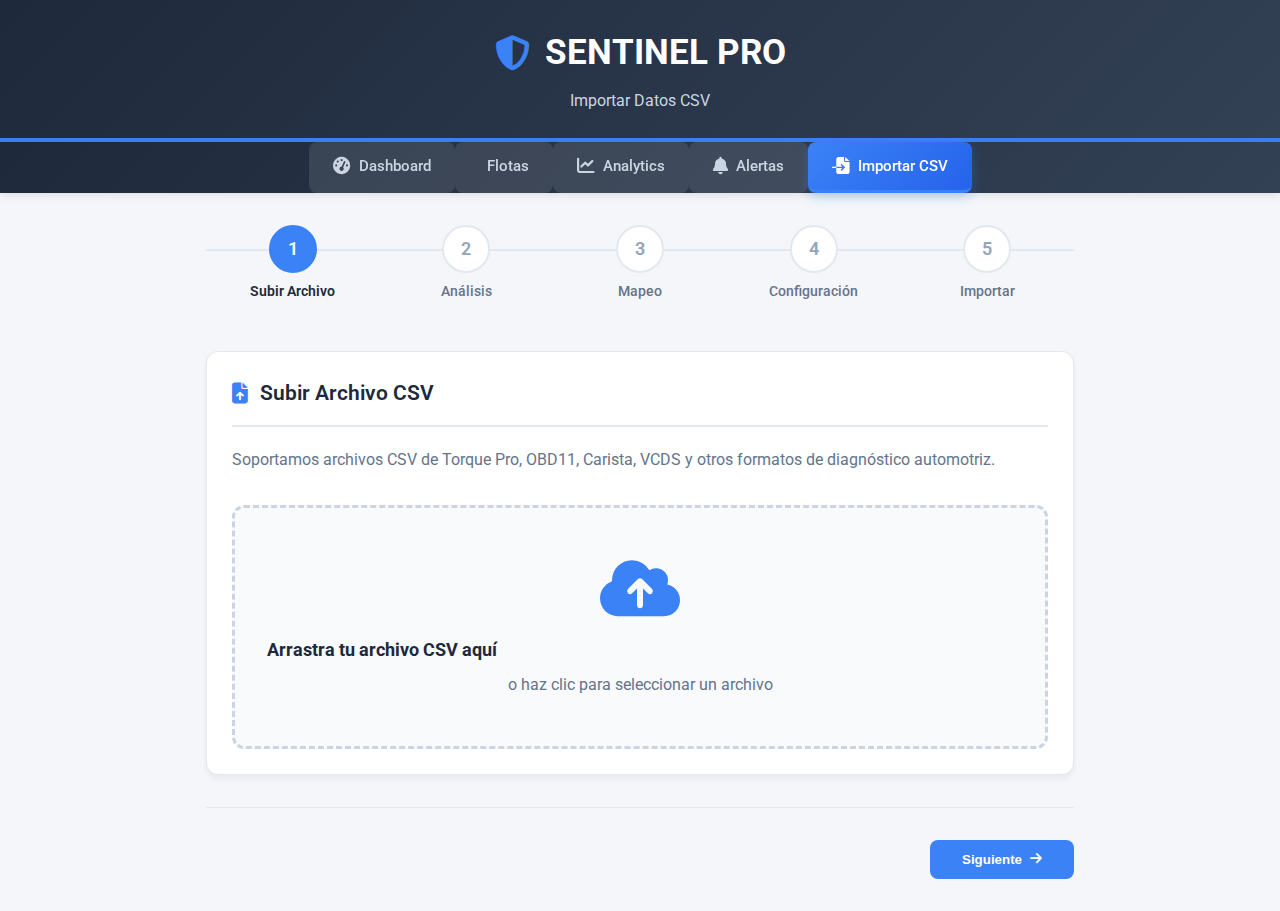
<file: import.html>
<!DOCTYPE html>
<html lang="es">
<head>
    <meta charset="UTF-8">
    <meta name="viewport" content="width=device-width, initial-scale=1.0">
    <title>SENTINEL PRO - Importar Datos CSV</title>
    <link rel="stylesheet" href="https://cdnjs.cloudflare.com/ajax/libs/font-awesome/6.5.2/css/all.min.css">
    <link rel="stylesheet" href="css/style.css">
    <link rel="stylesheet" href="css/fleet.css">

    <style>
        .import-container {
            max-width: 900px;
            margin: 2rem auto;
            padding: 0 1rem;
        }

        /* Wizard Steps */
        .wizard-steps {
            display: flex;
            justify-content: space-between;
            margin-bottom: 3rem;
            position: relative;
        }

        .wizard-steps::before {
            content: '';
            position: absolute;
            top: 24px;
            left: 0;
            right: 0;
            height: 2px;
            background: #e2e8f0;
            z-index: 0;
        }

        .wizard-step {
            flex: 1;
            text-align: center;
            position: relative;
            z-index: 1;
        }

        .step-circle {
            width: 48px;
            height: 48px;
            border-radius: 50%;
            background: #fff;
            border: 2px solid #e2e8f0;
            margin: 0 auto 0.5rem;
            display: flex;
            align-items: center;
            justify-content: center;
            font-weight: 600;
            font-size: 1.1rem;
            color: #94a3b8;
            transition: all 0.3s;
        }

        .wizard-step.active .step-circle {
            background: #3b82f6;
            border-color: #3b82f6;
            color: #fff;
        }

        .wizard-step.completed .step-circle {
            background: #10b981;
            border-color: #10b981;
            color: #fff;
        }

        .step-label {
            font-size: 0.85rem;
            color: #64748b;
            font-weight: 500;
        }

        .wizard-step.active .step-label {
            color: #1e293b;
            font-weight: 600;
        }

        /* Step Content */
        .step-content {
            display: none;
            animation: fadeIn 0.3s;
        }

        .step-content.active {
            display: block;
        }

        @keyframes fadeIn {
            from {
                opacity: 0;
                transform: translateY(10px);
            }
            to {
                opacity: 1;
                transform: translateY(0);
            }
        }

        /* Drag & Drop Zone */
        .drop-zone {
            border: 3px dashed #cbd5e1;
            border-radius: 12px;
            padding: 3rem 2rem;
            text-align: center;
            background: #f8fafc;
            transition: all 0.3s;
            cursor: pointer;
        }

        .drop-zone:hover,
        .drop-zone.drag-over {
            border-color: #3b82f6;
            background: #eff6ff;
        }

        .drop-zone i {
            font-size: 4rem;
            color: #3b82f6;
            margin-bottom: 1rem;
        }

        .drop-zone h3 {
            margin: 0 0 0.5rem 0;
            color: #1e293b;
        }

        .drop-zone p {
            margin: 0;
            color: #64748b;
        }

        /* File List */
        .file-list {
            margin-top: 2rem;
        }

        .file-item {
            display: flex;
            align-items: center;
            gap: 1rem;
            padding: 1rem;
            background: #f8fafc;
            border-radius: 8px;
            margin-bottom: 0.5rem;
        }

        .file-item i {
            font-size: 1.5rem;
            color: #10b981;
        }

        .file-item-info {
            flex: 1;
        }

        .file-item-info strong {
            display: block;
            color: #1e293b;
        }

        .file-item-info span {
            font-size: 0.85rem;
            color: #64748b;
        }

        /* Source Badge */
        .source-badge {
            display: inline-flex;
            align-items: center;
            gap: 0.5rem;
            padding: 0.5rem 1rem;
            border-radius: 20px;
            font-weight: 600;
            font-size: 0.9rem;
        }

        .source-badge.torque {
            background: #dbeafe;
            color: #1e40af;
        }

        .source-badge.obd11 {
            background: #d1fae5;
            color: #065f46;
        }

        .source-badge.carista {
            background: #fef3c7;
            color: #92400e;
        }

        .source-badge.vcds {
            background: #e0e7ff;
            color: #3730a3;
        }

        .source-badge.sentinel_pro {
            background: #ede9fe;
            color: #5b21b6;
        }

        .source-badge.generic {
            background: #f1f5f9;
            color: #475569;
        }

        /* Preview Table */
        .preview-table {
            width: 100%;
            margin-top: 1rem;
            border-collapse: collapse;
            font-size: 0.9rem;
        }

        .preview-table th {
            background: #f1f5f9;
            padding: 0.75rem;
            text-align: left;
            font-weight: 600;
            color: #475569;
            border-bottom: 2px solid #e2e8f0;
        }

        .preview-table td {
            padding: 0.75rem;
            border-bottom: 1px solid #e2e8f0;
        }

        /* Mapping Table */
        .mapping-table {
            width: 100%;
            margin-top: 1rem;
        }

        .mapping-row {
            display: grid;
            grid-template-columns: 200px 1fr 100px;
            gap: 1rem;
            align-items: center;
            padding: 0.75rem 0;
            border-bottom: 1px solid #e2e8f0;
        }

        .mapping-row label {
            font-weight: 600;
            color: #1e293b;
        }

        .mapping-row select {
            padding: 0.5rem;
            border: 1px solid #cbd5e1;
            border-radius: 6px;
            font-size: 0.9rem;
        }

        .mapping-status {
            text-align: center;
            font-size: 1.2rem;
        }

        .mapping-status.ok { color: #10b981; }
        .mapping-status.warning { color: #f59e0b; }
        .mapping-status.error { color: #ef4444; }

        /* Summary Box */
        .summary-box {
            background: linear-gradient(135deg, #667eea 0%, #764ba2 100%);
            color: #fff;
            padding: 2rem;
            border-radius: 12px;
            margin: 2rem 0;
        }

        .summary-box h3 {
            margin: 0 0 1rem 0;
            display: flex;
            align-items: center;
            gap: 0.5rem;
        }

        .summary-grid {
            display: grid;
            grid-template-columns: repeat(auto-fit, minmax(200px, 1fr));
            gap: 1rem;
            margin-top: 1rem;
        }

        .summary-item {
            background: rgba(255, 255, 255, 0.1);
            padding: 1rem;
            border-radius: 8px;
        }

        .summary-item label {
            display: block;
            font-size: 0.85rem;
            opacity: 0.9;
            margin-bottom: 0.25rem;
        }

        .summary-item strong {
            display: block;
            font-size: 1.25rem;
        }

        /* Progress Log */
        .progress-log {
            background: #f8fafc;
            border: 1px solid #e2e8f0;
            border-radius: 8px;
            padding: 1rem;
            max-height: 400px;
            overflow-y: auto;
            font-family: 'Courier New', monospace;
            font-size: 0.85rem;
        }

        .log-entry {
            padding: 0.25rem 0;
            display: flex;
            align-items: start;
            gap: 0.5rem;
        }

        .log-entry.success { color: #10b981; }
        .log-entry.error { color: #ef4444; }
        .log-entry.warning { color: #f59e0b; }
        .log-entry.info { color: #3b82f6; }

        /* Navigation Buttons */
        .wizard-nav {
            display: flex;
            justify-content: space-between;
            margin-top: 2rem;
            padding-top: 2rem;
            border-top: 1px solid #e2e8f0;
        }

        .btn-wizard {
            padding: 0.75rem 2rem;
            border: none;
            border-radius: 8px;
            font-weight: 600;
            cursor: pointer;
            transition: all 0.3s;
            display: inline-flex;
            align-items: center;
            gap: 0.5rem;
        }

        .btn-wizard:disabled {
            opacity: 0.5;
            cursor: not-allowed;
        }

        .btn-wizard.primary {
            background: #3b82f6;
            color: #fff;
        }

        .btn-wizard.primary:hover:not(:disabled) {
            background: #2563eb;
        }

        .btn-wizard.secondary {
            background: #f1f5f9;
            color: #475569;
        }

        .btn-wizard.secondary:hover:not(:disabled) {
            background: #e2e8f0;
        }

        /* Result Success */
        .result-success {
            text-align: center;
            padding: 3rem 2rem;
        }

        .result-success i {
            font-size: 5rem;
            color: #10b981;
            margin-bottom: 1rem;
        }

        .result-success h2 {
            color: #1e293b;
            margin: 0 0 1rem 0;
        }

        .stats-grid {
            display: grid;
            grid-template-columns: repeat(auto-fit, minmax(150px, 1fr));
            gap: 1rem;
            margin: 2rem 0;
        }

        .stat-box {
            background: #f8fafc;
            padding: 1.5rem 1rem;
            border-radius: 8px;
            border-left: 4px solid #3b82f6;
        }

        .stat-box label {
            display: block;
            font-size: 0.85rem;
            color: #64748b;
            margin-bottom: 0.5rem;
        }

        .stat-box strong {
            display: block;
            font-size: 1.75rem;
            color: #1e293b;
        }

        @media (max-width: 768px) {
            .wizard-steps {
                flex-wrap: wrap;
            }

            .step-circle {
                width: 40px;
                height: 40px;
            }

            .step-label {
                font-size: 0.75rem;
            }

            .drop-zone {
                padding: 2rem 1rem;
            }

            .mapping-row {
                grid-template-columns: 1fr;
                gap: 0.5rem;
            }
        }
    </style>
</head>
<body>
    <!-- HEADER -->
    <header>
        <h1>
            <i class="fas fa-shield-halved"></i>
            SENTINEL PRO
        </h1>
        <p>Importar Datos CSV</p>
    </header>

    <!-- NAVBAR DE NAVEGACIÓN -->
    <nav class="main-nav">
        <div class="nav-container">
            <a href="index.html" class="nav-link">
                <i class="fas fa-tachometer-alt"></i> Dashboard
            </a>
            <a href="fleet.html" class="nav-link">
                <i class="fas fa-cars"></i> Flotas
            </a>
            <a href="analytics.html" class="nav-link">
                <i class="fas fa-chart-line"></i> Analytics
            </a>
            <a href="vehicle-detail.html" class="nav-link" id="nav-vehicle-detail" style="display: none;">
                <i class="fas fa-car-side"></i> Vehículo
            </a>
            <a href="alerts.html" class="nav-link">
                <i class="fas fa-bell"></i> Alertas
            </a>
            <a href="import.html" class="nav-link" id="nav-import" style="display: none;">
                <i class="fas fa-file-import"></i> Importar CSV
            </a>
        </div>
    </nav>

    <!-- CONTENEDOR PRINCIPAL -->
    <div class="import-container">

        <!-- WIZARD STEPS -->
        <div class="wizard-steps">
            <div class="wizard-step active" data-step="1">
                <div class="step-circle">1</div>
                <div class="step-label">Subir Archivo</div>
            </div>
            <div class="wizard-step" data-step="2">
                <div class="step-circle">2</div>
                <div class="step-label">Análisis</div>
            </div>
            <div class="wizard-step" data-step="3">
                <div class="step-circle">3</div>
                <div class="step-label">Mapeo</div>
            </div>
            <div class="wizard-step" data-step="4">
                <div class="step-circle">4</div>
                <div class="step-label">Configuración</div>
            </div>
            <div class="wizard-step" data-step="5">
                <div class="step-circle">5</div>
                <div class="step-label">Importar</div>
            </div>
        </div>

        <!-- PASO 1: SUBIDA DE ARCHIVO -->
        <div class="card step-content active" id="step1">
            <h2><i class="fas fa-file-upload"></i> Subir Archivo CSV</h2>
            <p style="color: #64748b; margin-bottom: 2rem;">
                Soportamos archivos CSV de Torque Pro, OBD11, Carista, VCDS y otros formatos de diagnóstico automotriz.
            </p>

            <div class="drop-zone" id="dropZone">
                <i class="fas fa-cloud-upload-alt"></i>
                <h3>Arrastra tu archivo CSV aquí</h3>
                <p>o haz clic para seleccionar un archivo</p>
                <input type="file" id="fileInput" accept=".csv" style="display: none;">
            </div>

            <div class="file-list" id="fileList" style="display: none;">
                <h3>Archivo Seleccionado:</h3>
                <div id="fileItemContainer"></div>
            </div>
        </div>

        <!-- PASO 2: ANÁLISIS -->
        <div class="card step-content" id="step2">
            <h2><i class="fas fa-search"></i> Análisis del Archivo</h2>

            <div id="analysisLoading" style="text-align: center; padding: 3rem;">
                <i class="fas fa-spinner fa-spin" style="font-size: 3rem; color: #3b82f6;"></i>
                <p style="margin-top: 1rem; color: #64748b;">Analizando archivo...</p>
            </div>

            <div id="analysisResult" style="display: none;">
                <div style="display: flex; align-items: center; gap: 1rem; margin-bottom: 2rem;">
                    <span>Origen detectado:</span>
                    <span id="detectedSource" class="source-badge"></span>
                </div>

                <div class="stats-grid" style="margin: 2rem 0;">
                    <div class="stat-box">
                        <label>Total de Filas</label>
                        <strong id="totalRows">0</strong>
                    </div>
                    <div class="stat-box">
                        <label>Rango de Fechas</label>
                        <strong id="dateRange" style="font-size: 1.1rem;">-</strong>
                    </div>
                    <div class="stat-box">
                        <label>Columnas</label>
                        <strong id="totalColumns">0</strong>
                    </div>
                </div>

                <div id="warningsContainer" style="display: none; margin: 1.5rem 0; padding: 1rem; background: #fef3c7; border-left: 4px solid #f59e0b; border-radius: 8px;">
                    <strong style="color: #92400e;"><i class="fas fa-exclamation-triangle"></i> Advertencias:</strong>
                    <ul id="warningsList" style="margin: 0.5rem 0 0 1.5rem; color: #92400e;"></ul>
                </div>

                <h3 style="margin: 2rem 0 1rem 0;">Vista Previa de Datos</h3>
                <div style="overflow-x: auto;">
                    <table class="preview-table" id="previewTable"></table>
                </div>
            </div>
        </div>

        <!-- PASO 3: MAPEO DE COLUMNAS -->
        <div class="card step-content" id="step3">
            <h2><i class="fas fa-random"></i> Mapeo de Columnas</h2>
            <p style="color: #64748b; margin-bottom: 2rem;">
                Verifica que las columnas del CSV estén correctamente mapeadas a los campos de SENTINEL PRO.
            </p>

            <div class="mapping-table" id="mappingTable"></div>

            <button class="btn btn-secondary" id="autoMapBtn" style="margin-top: 1rem;">
                <i class="fas fa-magic"></i>
                Aplicar Mapeo Automático
            </button>
        </div>

        <!-- PASO 4: CONFIGURACIÓN -->
        <div class="card step-content" id="step4">
            <h2><i class="fas fa-cog"></i> Configuración de Importación</h2>

            <div style="margin: 2rem 0;">
                <h3>Vehículo Destino</h3>
                <div style="display: flex; gap: 2rem; margin: 1rem 0;">
                    <label style="display: flex; align-items: center; gap: 0.5rem; cursor: pointer;">
                        <input type="radio" name="vehicleOption" value="existing" checked>
                        <span>Importar a vehículo existente</span>
                    </label>
                    <label style="display: flex; align-items: center; gap: 0.5rem; cursor: pointer;">
                        <input type="radio" name="vehicleOption" value="new">
                        <span>Crear nuevo vehículo</span>
                    </label>
                </div>

                <div id="existingVehicleSection">
                    <label>Seleccionar Vehículo:</label>
                    <select id="vehicleSelect" class="form-control" style="margin-top: 0.5rem;">
                        <option value="">Cargando vehículos...</option>
                    </select>
                </div>

                <div id="newVehicleSection" style="display: none; margin-top: 1rem;">
                    <div class="form-grid">
                        <div class="form-group">
                            <label>VIN</label>
                            <input type="text" id="newVehicleVin" class="form-control">
                        </div>
                        <div class="form-group">
                            <label>Marca</label>
                            <input type="text" id="newVehicleBrand" class="form-control">
                        </div>
                        <div class="form-group">
                            <label>Modelo</label>
                            <input type="text" id="newVehicleModel" class="form-control">
                        </div>
                        <div class="form-group">
                            <label>Año</label>
                            <input type="number" id="newVehicleYear" class="form-control" value="2020">
                        </div>
                        <div class="form-group">
                            <label>Combustible</label>
                            <select id="newVehicleFuel" class="form-control">
                                <option value="gasolina">Gasolina</option>
                                <option value="diesel">Diesel</option>
                                <option value="hibrido">Híbrido</option>
                                <option value="electrico">Eléctrico</option>
                            </select>
                        </div>
                        <div class="form-group">
                            <label>Transmisión</label>
                            <select id="newVehicleTransmission" class="form-control">
                                <option value="manual">Manual</option>
                                <option value="automatica">Automática</option>
                                <option value="dsg">DSG/DCT</option>
                                <option value="cvt">CVT</option>
                            </select>
                        </div>
                    </div>
                </div>
            </div>

            <div style="margin: 2rem 0;">
                <h3>Opciones Avanzadas</h3>
                <div style="margin: 1rem 0;">
                    <label style="display: flex; align-items: center; gap: 0.5rem; cursor: pointer; margin-bottom: 1rem;">
                        <input type="checkbox" id="createTripsCheck" checked>
                        <span>Crear viajes automáticamente</span>
                    </label>
                    <div id="tripGapSection" style="margin-left: 2rem;">
                        <label>Gap de inactividad (minutos): </label>
                        <input type="number" id="tripGapMinutes" value="30" min="5" max="180" style="width: 100px; padding: 0.25rem;">
                    </div>
                </div>

                <label style="display: flex; align-items: center; gap: 0.5rem; cursor: pointer; margin-bottom: 0.5rem;">
                    <input type="checkbox" id="skipInvalidCheck" checked>
                    <span>Omitir filas inválidas</span>
                </label>
            </div>

            <div class="summary-box" id="importSummary">
                <h3><i class="fas fa-clipboard-list"></i> Resumen de Importación</h3>
                <div class="summary-grid">
                    <div class="summary-item">
                        <label>Archivo:</label>
                        <strong id="summaryFilename">-</strong>
                    </div>
                    <div class="summary-item">
                        <label>Origen:</label>
                        <strong id="summarySource">-</strong>
                    </div>
                    <div class="summary-item">
                        <label>Filas:</label>
                        <strong id="summaryRows">0</strong>
                    </div>
                    <div class="summary-item">
                        <label>Vehículo:</label>
                        <strong id="summaryVehicle">-</strong>
                    </div>
                </div>
            </div>
        </div>

        <!-- PASO 5: PROGRESO E IMPORTACIÓN -->
        <div class="card step-content" id="step5">
            <div id="importProgress">
                <h2><i class="fas fa-spinner fa-spin"></i> Importando Datos...</h2>
                <div style="margin: 2rem 0;">
                    <div style="background: #e2e8f0; height: 8px; border-radius: 4px; overflow: hidden;">
                        <div id="progressBar" style="background: #3b82f6; height: 100%; width: 0%; transition: width 0.3s;"></div>
                    </div>
                    <p id="progressText" style="text-align: center; margin-top: 0.5rem; color: #64748b;">Preparando...</p>
                </div>

                <div class="progress-log" id="progressLog"></div>
            </div>

            <div id="importResult" style="display: none;">
                <div class="result-success">
                    <i class="fas fa-check-circle"></i>
                    <h2>¡Importación Exitosa!</h2>
                    <p style="color: #64748b;">Los datos han sido importados y el vehículo está listo para análisis</p>

                    <div class="stats-grid">
                        <div class="stat-box">
                            <label>Filas Procesadas</label>
                            <strong id="resultRowsProcessed">0</strong>
                        </div>
                        <div class="stat-box">
                            <label>Filas Importadas</label>
                            <strong id="resultRowsImported">0</strong>
                        </div>
                        <div class="stat-box">
                            <label>Viajes Creados</label>
                            <strong id="resultTripsCreated">0</strong>
                        </div>
                        <div class="stat-box">
                            <label>Filas Omitidas</label>
                            <strong id="resultRowsSkipped">0</strong>
                        </div>
                    </div>

                    <div style="display: flex; gap: 1rem; justify-content: center; margin-top: 2rem; flex-wrap: wrap;">
                        <a href="analytics.html" class="btn btn-primary">
                            <i class="fas fa-chart-line"></i>
                            Ver Analytics
                        </a>
                        <a href="fleet.html" class="btn btn-primary">
                            <i class="fas fa-cars"></i>
                            Ver Flotas
                        </a>
                        <button id="importMoreBtn" class="btn btn-secondary">
                            <i class="fas fa-plus"></i>
                            Importar Más
                        </button>
                    </div>
                </div>
            </div>
        </div>

        <!-- NAVEGACIÓN -->
        <div class="wizard-nav">
            <button class="btn-wizard secondary" id="prevBtn" style="visibility: hidden;">
                <i class="fas fa-arrow-left"></i>
                Anterior
            </button>
            <button class="btn-wizard primary" id="nextBtn">
                Siguiente
                <i class="fas fa-arrow-right"></i>
            </button>
        </div>

    </div>

    <script src="js/common.js"></script>
    <script>
        document.addEventListener('DOMContentLoaded', () => {
            console.log('[IMPORT] Sistema de importación iniciado');

            let currentStep = 1;
            let uploadedFile = null;
            let analysisData = null;
            let columnMappings = {};

            const API_URL = 'http://localhost:5000';

            // === NAVEGACIÓN DEL WIZARD ===

            function goToStep(step) {
                // Ocultar todos los pasos
                document.querySelectorAll('.step-content').forEach(el => {
                    el.classList.remove('active');
                });

                // Mostrar paso actual
                document.getElementById(`step${step}`).classList.add('active');

                // Actualizar indicadores
                document.querySelectorAll('.wizard-step').forEach((el, index) => {
                    el.classList.remove('active');
                    if (index + 1 < step) {
                        el.classList.add('completed');
                    } else if (index + 1 === step) {
                        el.classList.add('active');
                    } else {
                        el.classList.remove('completed');
                    }
                });

                // Actualizar botones de navegación
                const prevBtn = document.getElementById('prevBtn');
                const nextBtn = document.getElementById('nextBtn');

                prevBtn.style.visibility = step === 1 ? 'hidden' : 'visible';

                if (step === 1) {
                    nextBtn.textContent = 'Analizar Archivo';
                    nextBtn.innerHTML = 'Analizar Archivo <i class="fas fa-arrow-right"></i>';
                    nextBtn.disabled = !uploadedFile;
                } else if (step === 4) {
                    nextBtn.innerHTML = 'Importar Ahora <i class="fas fa-file-import"></i>';
                    nextBtn.disabled = false;
                } else if (step === 5) {
                    nextBtn.style.visibility = 'hidden';
                } else {
                    nextBtn.innerHTML = 'Siguiente <i class="fas fa-arrow-right"></i>';
                    nextBtn.disabled = false;
                }

                currentStep = step;

                // Acciones específicas por paso
                if (step === 2) {
                    analyzeFile();
                } else if (step === 3) {
                    renderMappingTable();
                } else if (step === 4) {
                    loadVehicles();
                    updateSummary();
                } else if (step === 5) {
                    executeImport();
                }
            }

            document.getElementById('nextBtn').addEventListener('click', () => {
                if (currentStep < 5) {
                    goToStep(currentStep + 1);
                }
            });

            document.getElementById('prevBtn').addEventListener('click', () => {
                if (currentStep > 1) {
                    goToStep(currentStep - 1);
                }
            });

            // === PASO 1: SUBIDA DE ARCHIVO ===

            const dropZone = document.getElementById('dropZone');
            const fileInput = document.getElementById('fileInput');

            dropZone.addEventListener('click', () => fileInput.click());

            dropZone.addEventListener('dragover', (e) => {
                e.preventDefault();
                dropZone.classList.add('drag-over');
            });

            dropZone.addEventListener('dragleave', () => {
                dropZone.classList.remove('drag-over');
            });

            dropZone.addEventListener('drop', (e) => {
                e.preventDefault();
                dropZone.classList.remove('drag-over');

                const files = e.dataTransfer.files;
                if (files.length > 0) {
                    handleFile(files[0]);
                }
            });

            fileInput.addEventListener('change', (e) => {
                if (e.target.files.length > 0) {
                    handleFile(e.target.files[0]);
                }
            });

            function handleFile(file) {
                if (!file.name.endsWith('.csv')) {
                    SENTINEL.Toast.error('Por favor selecciona un archivo CSV');
                    return;
                }

                uploadedFile = file;

                // Mostrar archivo en lista
                document.getElementById('fileList').style.display = 'block';
                document.getElementById('fileItemContainer').innerHTML = `
                    <div class="file-item">
                        <i class="fas fa-file-csv"></i>
                        <div class="file-item-info">
                            <strong>${file.name}</strong>
                            <span>${(file.size / 1024).toFixed(2)} KB</span>
                        </div>
                    </div>
                `;

                // Habilitar botón siguiente
                document.getElementById('nextBtn').disabled = false;
            }

            // === PASO 2: ANÁLISIS ===

            async function analyzeFile() {
                if (!uploadedFile) return;

                document.getElementById('analysisLoading').style.display = 'block';
                document.getElementById('analysisResult').style.display = 'none';

                try {
                    const formData = new FormData();
                    formData.append('file', uploadedFile);

                    const response = await fetch(`${API_URL}/api/import/analyze`, {
                        method: 'POST',
                        body: formData
                    });

                    if (!response.ok) {
                        throw new Error('Error analizando archivo');
                    }

                    analysisData = await response.json();

                    // Mostrar resultados
                    document.getElementById('analysisLoading').style.display = 'none';
                    document.getElementById('analysisResult').style.display = 'block';

                    // Badge de origen
                    const sourceBadge = document.getElementById('detectedSource');
                    sourceBadge.className = `source-badge ${analysisData.source_detected}`;
                    sourceBadge.innerHTML = `
                        <i class="fas fa-microchip"></i>
                        ${analysisData.source_name}
                    `;

                    // Estadísticas
                    document.getElementById('totalRows').textContent = analysisData.total_rows;
                    document.getElementById('totalColumns').textContent = analysisData.columns_found.length;

                    if (analysisData.date_range && analysisData.date_range.start) {
                        document.getElementById('dateRange').textContent =
                            `${analysisData.date_range.start} - ${analysisData.date_range.end}`;
                    } else {
                        document.getElementById('dateRange').textContent = 'No detectado';
                    }

                    // Warnings
                    if (analysisData.warnings && analysisData.warnings.length > 0) {
                        document.getElementById('warningsContainer').style.display = 'block';
                        document.getElementById('warningsList').innerHTML =
                            analysisData.warnings.map(w => `<li>${w}</li>`).join('');
                    }

                    // Preview
                    renderPreviewTable();

                    // Guardar mappings
                    columnMappings = analysisData.mappings || {};

                } catch (error) {
                    console.error('[IMPORT] Error:', error);
                    SENTINEL.Toast.error('Error analizando archivo');
                }
            }

            function renderPreviewTable() {
                const table = document.getElementById('previewTable');
                const preview = analysisData.preview_data || [];

                if (preview.length === 0) {
                    table.innerHTML = '<tr><td colspan="100%">No hay datos para mostrar</td></tr>';
                    return;
                }

                const headers = Object.keys(preview[0]);

                // Headers
                const headerRow = '<tr>' + headers.map(h => `<th>${h}</th>`).join('') + '</tr>';

                // Rows
                const rows = preview.slice(0, 10).map(row => {
                    return '<tr>' + headers.map(h => `<td>${row[h] || ''}</td>`).join('') + '</tr>';
                }).join('');

                table.innerHTML = headerRow + rows;
            }

            // === PASO 3: MAPEO ===

            function renderMappingTable() {
                const container = document.getElementById('mappingTable');
                const columns = analysisData.columns_found || [];

                const fields = [
                    { key: 'timestamp', label: 'Timestamp', required: true },
                    { key: 'rpm', label: 'RPM', required: true },
                    { key: 'speed', label: 'Velocidad', required: true },
                    { key: 'coolant_temp', label: 'Temp. Refrigerante', required: false },
                    { key: 'intake_temp', label: 'Temp. Admisión', required: false },
                    { key: 'maf', label: 'MAF', required: false },
                    { key: 'engine_load', label: 'Carga Motor', required: false },
                    { key: 'throttle_pos', label: 'Posición Acelerador', required: false },
                    { key: 'latitude', label: 'Latitud', required: false },
                    { key: 'longitude', label: 'Longitud', required: false }
                ];

                const html = fields.map(field => {
                    const currentMapping = columnMappings[field.key] || '';
                    const hasMapping = currentMapping !== '';
                    const status = hasMapping ? 'ok' : (field.required ? 'error' : 'warning');
                    const icon = hasMapping ? '✅' : (field.required ? '❌' : '⚠️');

                    return `
                        <div class="mapping-row">
                            <label>${field.label}</label>
                            <select class="mapping-select" data-field="${field.key}">
                                <option value="">-- Sin mapear --</option>
                                ${columns.map(col => `
                                    <option value="${col}" ${col === currentMapping ? 'selected' : ''}>
                                        ${col}
                                    </option>
                                `).join('')}
                            </select>
                            <span class="mapping-status ${status}">${icon}</span>
                        </div>
                    `;
                }).join('');

                container.innerHTML = html;

                // Event listeners
                document.querySelectorAll('.mapping-select').forEach(select => {
                    select.addEventListener('change', (e) => {
                        const field = e.target.dataset.field;
                        columnMappings[field] = e.target.value;
                    });
                });
            }

            document.getElementById('autoMapBtn').addEventListener('click', () => {
                columnMappings = analysisData.mappings || {};
                renderMappingTable();
                SENTINEL.Toast.success('Mapeo automático aplicado');
            });

            // === PASO 4: CONFIGURACIÓN ===

            async function loadVehicles() {
                try {
                    const data = await SENTINEL.API.get('/api/vehicles');
                    const select = document.getElementById('vehicleSelect');

                    if (data.success && data.vehicles) {
                        select.innerHTML = '<option value="">Seleccionar vehículo...</option>';
                        data.vehicles.forEach(v => {
                            select.innerHTML += `<option value="${v.id}">${v.brand} ${v.model} (${v.year})</option>`;
                        });
                    }
                } catch (error) {
                    console.error('[IMPORT] Error cargando vehículos:', error);
                }
            }

            document.querySelectorAll('input[name="vehicleOption"]').forEach(radio => {
                radio.addEventListener('change', (e) => {
                    const isNew = e.target.value === 'new';
                    document.getElementById('existingVehicleSection').style.display = isNew ? 'none' : 'block';
                    document.getElementById('newVehicleSection').style.display = isNew ? 'block' : 'none';
                    updateSummary();
                });
            });

            document.getElementById('vehicleSelect').addEventListener('change', updateSummary);
            document.getElementById('createTripsCheck').addEventListener('change', (e) => {
                document.getElementById('tripGapSection').style.display = e.target.checked ? 'block' : 'none';
            });

            function updateSummary() {
                document.getElementById('summaryFilename').textContent = uploadedFile ? uploadedFile.name : '-';
                document.getElementById('summarySource').textContent = analysisData ? analysisData.source_name : '-';
                document.getElementById('summaryRows').textContent = analysisData ? analysisData.total_rows : '0';

                const vehicleOption = document.querySelector('input[name="vehicleOption"]:checked').value;
                if (vehicleOption === 'existing') {
                    const select = document.getElementById('vehicleSelect');
                    const selectedOption = select.options[select.selectedIndex];
                    document.getElementById('summaryVehicle').textContent = selectedOption.text;
                } else {
                    const brand = document.getElementById('newVehicleBrand').value || 'Nuevo';
                    const model = document.getElementById('newVehicleModel').value || 'Vehículo';
                    document.getElementById('summaryVehicle').textContent = `${brand} ${model}`;
                }
            }

            // === PASO 5: IMPORTACIÓN ===

            async function executeImport() {
                const log = document.getElementById('progressLog');
                const progressBar = document.getElementById('progressBar');
                const progressText = document.getElementById('progressText');

                function addLog(message, type = 'info') {
                    const entry = document.createElement('div');
                    entry.className = `log-entry ${type}`;

                    const icon = {
                        'success': '✓',
                        'error': '✗',
                        'warning': '⚠',
                        'info': 'ℹ'
                    }[type] || 'ℹ';

                    entry.innerHTML = `<span>${icon}</span><span>${message}</span>`;
                    log.appendChild(entry);
                    log.scrollTop = log.scrollHeight;
                }

                try {
                    addLog('Validando datos...', 'info');
                    progressBar.style.width = '10%';
                    progressText.textContent = 'Validando...';

                    const vehicleOption = document.querySelector('input[name="vehicleOption"]:checked').value;
                    let vehicle_id = null;
                    let vehicle_data = null;

                    if (vehicleOption === 'existing') {
                        vehicle_id = parseInt(document.getElementById('vehicleSelect').value);
                        if (!vehicle_id) {
                            throw new Error('Selecciona un vehículo');
                        }
                    } else {
                        vehicle_data = {
                            vin: document.getElementById('newVehicleVin').value,
                            brand: document.getElementById('newVehicleBrand').value,
                            model: document.getElementById('newVehicleModel').value,
                            year: parseInt(document.getElementById('newVehicleYear').value),
                            fuel_type: document.getElementById('newVehicleFuel').value,
                            transmission: document.getElementById('newVehicleTransmission').value
                        };
                    }

                    addLog('Preparando importación...', 'info');
                    progressBar.style.width = '30%';
                    progressText.textContent = 'Preparando...';

                    const importConfig = {
                        temp_file: analysisData.temp_file,
                        vehicle_id: vehicle_id,
                        vehicle_data: vehicle_data,
                        source_type: analysisData.source_detected,
                        column_mappings: columnMappings,
                        create_trips: document.getElementById('createTripsCheck').checked,
                        trip_gap_minutes: parseInt(document.getElementById('tripGapMinutes').value),
                        skip_invalid_rows: document.getElementById('skipInvalidCheck').checked
                    };

                    addLog('Ejecutando importación...', 'info');
                    progressBar.style.width = '50%';
                    progressText.textContent = 'Importando datos...';

                    const response = await fetch(`${API_URL}/api/import/execute`, {
                        method: 'POST',
                        headers: { 'Content-Type': 'application/json' },
                        body: JSON.stringify(importConfig)
                    });

                    if (!response.ok) {
                        throw new Error('Error ejecutando importación');
                    }

                    const result = await response.json();

                    if (!result.success) {
                        throw new Error(result.error || 'Error desconocido');
                    }

                    progressBar.style.width = '90%';
                    progressText.textContent = 'Finalizando...';

                    addLog(`✓ Filas importadas: ${result.rows_imported}`, 'success');
                    addLog(`✓ Viajes creados: ${result.trips_created}`, 'success');

                    if (result.rows_skipped > 0) {
                        addLog(`⚠ Filas omitidas: ${result.rows_skipped}`, 'warning');
                    }

                    if (result.errors && result.errors.length > 0) {
                        result.errors.slice(0, 5).forEach(err => {
                            addLog(err, 'warning');
                        });
                    }

                    progressBar.style.width = '100%';
                    progressText.textContent = '¡Completado!';

                    addLog('✅ IMPORTACIÓN COMPLETADA', 'success');

                    // FIX: Establecer vehículo como activo para que sea visible en analytics/fleet
                    const importedVehicleId = result.vehicle_id || vehicle_id;
                    if (importedVehicleId) {
                        SENTINEL.ActiveVehicle.set(parseInt(importedVehicleId));
                        addLog(`✓ Vehículo ID ${importedVehicleId} establecido como activo`, 'success');
                        console.log('[IMPORT] ✓ Vehículo establecido como activo:', importedVehicleId);
                    }

                    // Mostrar resultado
                    setTimeout(() => {
                        document.getElementById('importProgress').style.display = 'none';
                        document.getElementById('importResult').style.display = 'block';

                        document.getElementById('resultRowsProcessed').textContent = analysisData.total_rows;
                        document.getElementById('resultRowsImported').textContent = result.rows_imported;
                        document.getElementById('resultTripsCreated').textContent = result.trips_created;
                        document.getElementById('resultRowsSkipped').textContent = result.rows_skipped;
                    }, 1000);

                } catch (error) {
                    console.error('[IMPORT] Error:', error);
                    addLog(`✗ Error: ${error.message}`, 'error');
                    progressText.textContent = 'Error en la importación';
                    SENTINEL.Toast.error('Error en la importación');
                }
            }

            document.getElementById('importMoreBtn').addEventListener('click', () => {
                window.location.reload();
            });

            // Inicialización
            console.log('[IMPORT] ✓ Sistema listo');
        });
    </script>
</body>
</html>
</file>
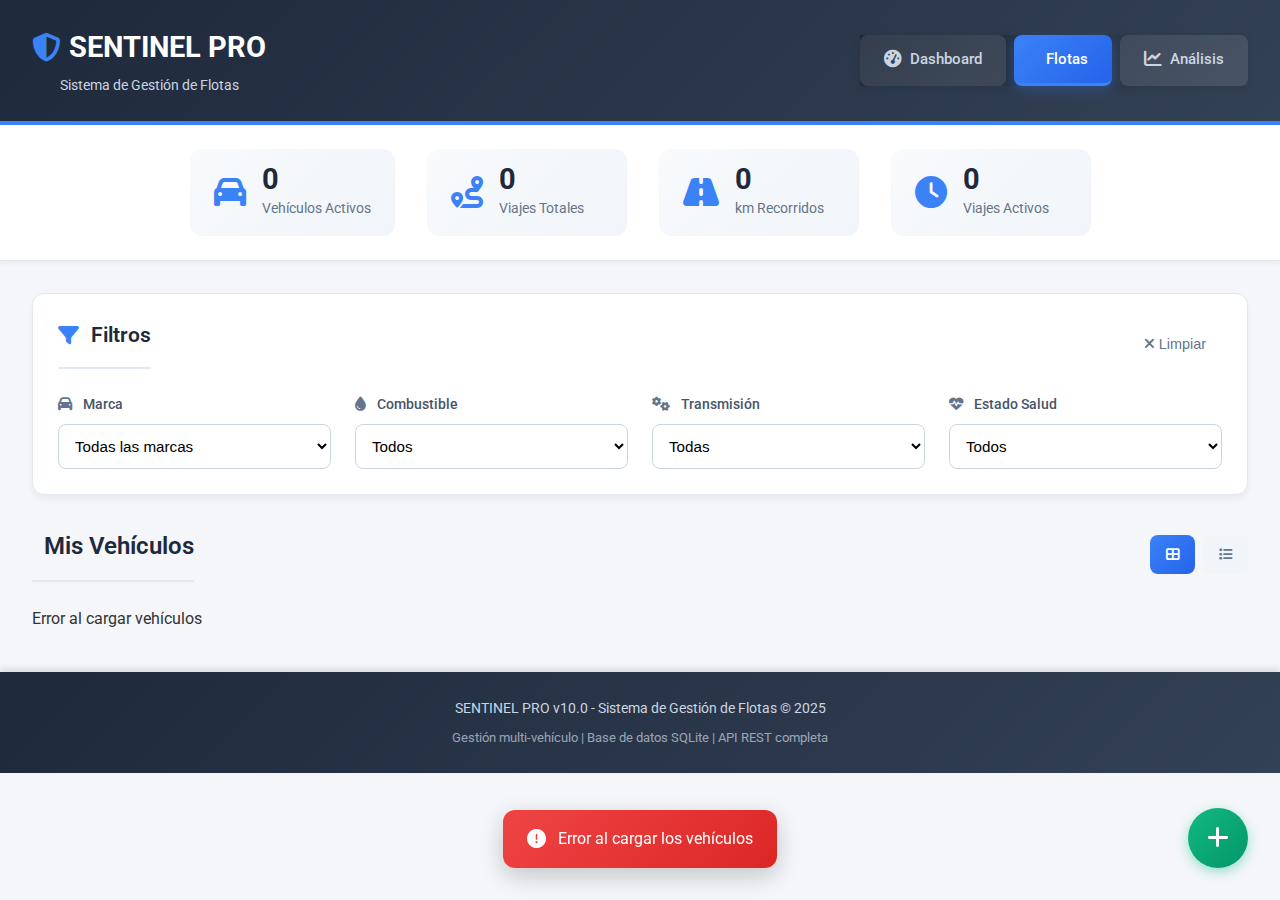
<file: frontend/fleet.html>
<!DOCTYPE html>
<html lang="es">
<head>
    <meta charset="UTF-8">
    <meta name="viewport" content="width=device-width, initial-scale=1.0">
    <title>SENTINEL PRO - Gestión de Flotas</title>
    <link rel="stylesheet" href="https://cdnjs.cloudflare.com/ajax/libs/font-awesome/6.5.2/css/all.min.css">
    <link rel="stylesheet" href="css/style.css">
    <link rel="stylesheet" href="css/fleet.css">
</head>
<body>
    <!-- HEADER CON NAVEGACIÓN -->
    <header class="fleet-header">
        <div class="header-content">
            <div class="header-left">
                <h1>
                    <i class="fas fa-shield-halved"></i>
                    SENTINEL PRO
                </h1>
                <p>Sistema de Gestión de Flotas</p>
            </div>
            <nav class="main-nav">
                <a href="index.html" class="nav-link">
                    <i class="fas fa-tachometer-alt"></i>
                    <span>Dashboard</span>
                </a>
                <a href="fleet.html" class="nav-link active">
                    <i class="fas fa-cars"></i>
                    <span>Flotas</span>
                </a>
                <a href="analytics.html" class="nav-link">
                    <i class="fas fa-chart-line"></i>
                    <span>Análisis</span>
                </a>
            </nav>
        </div>
    </header>

    <!-- ESTADÍSTICAS RÁPIDAS DE FLOTA -->
    <div class="fleet-stats-banner">
        <div class="stat-card-mini">
            <i class="fas fa-car"></i>
            <div>
                <span class="stat-value" id="total_vehicles">0</span>
                <span class="stat-label">Vehículos Activos</span>
            </div>
        </div>
        <div class="stat-card-mini">
            <i class="fas fa-route"></i>
            <div>
                <span class="stat-value" id="total_trips">0</span>
                <span class="stat-label">Viajes Totales</span>
            </div>
        </div>
        <div class="stat-card-mini">
            <i class="fas fa-road"></i>
            <div>
                <span class="stat-value" id="total_distance">0</span>
                <span class="stat-label">km Recorridos</span>
            </div>
        </div>
        <div class="stat-card-mini">
            <i class="fas fa-clock"></i>
            <div>
                <span class="stat-value" id="active_trips">0</span>
                <span class="stat-label">Viajes Activos</span>
            </div>
        </div>
    </div>

    <!-- CONTENEDOR PRINCIPAL -->
    <div class="container fleet-container">

        <!-- SECCIÓN DE FILTROS -->
        <div class="card filters-card">
            <div class="filters-header">
                <h2><i class="fas fa-filter"></i> Filtros</h2>
                <button id="clearFiltersBtn" class="btn-text">
                    <i class="fas fa-times"></i> Limpiar
                </button>
            </div>
            <div class="filters-grid">
                <div class="filter-group">
                    <label><i class="fas fa-car"></i> Marca</label>
                    <select id="filterBrand">
                        <option value="">Todas las marcas</option>
                    </select>
                </div>
                <div class="filter-group">
                    <label><i class="fas fa-droplet"></i> Combustible</label>
                    <select id="filterFuel">
                        <option value="">Todos</option>
                        <option value="gasolina">Gasolina</option>
                        <option value="diesel">Diésel</option>
                        <option value="hibrido">Híbrido</option>
                        <option value="electrico">Eléctrico</option>
                    </select>
                </div>
                <div class="filter-group">
                    <label><i class="fas fa-gears"></i> Transmisión</label>
                    <select id="filterTransmission">
                        <option value="">Todas</option>
                        <option value="manual">Manual</option>
                        <option value="automatica">Automática</option>
                        <option value="dsg">DSG/DCT</option>
                        <option value="cvt">CVT</option>
                    </select>
                </div>
                <div class="filter-group">
                    <label><i class="fas fa-heartbeat"></i> Estado Salud</label>
                    <select id="filterHealth">
                        <option value="">Todos</option>
                        <option value="excellent">Excelente (80-100)</option>
                        <option value="good">Bueno (60-79)</option>
                        <option value="warning">Atención (40-59)</option>
                        <option value="critical">Crítico (0-39)</option>
                    </select>
                </div>
            </div>
        </div>

        <!-- VISTA DE VEHÍCULOS -->
        <div class="vehicles-section">
            <div class="section-header">
                <h2><i class="fas fa-cars"></i> Mis Vehículos</h2>
                <div class="view-controls">
                    <button id="viewGrid" class="view-btn active" title="Vista de tarjetas">
                        <i class="fas fa-th-large"></i>
                    </button>
                    <button id="viewList" class="view-btn" title="Vista de lista">
                        <i class="fas fa-list"></i>
                    </button>
                </div>
            </div>

            <!-- GRID DE VEHÍCULOS -->
            <div id="vehiclesGrid" class="vehicles-grid">
                <!-- Placeholder -->
                <div class="loading-placeholder">
                    <i class="fas fa-spinner fa-spin"></i>
                    <p>Cargando vehículos...</p>
                </div>
            </div>

            <!-- MENSAJE SI NO HAY VEHÍCULOS -->
            <div id="noVehiclesMessage" class="no-vehicles" style="display: none;">
                <i class="fas fa-car-side"></i>
                <h3>No hay vehículos en tu flota</h3>
                <p>Añade tu primer vehículo para comenzar a monitorear su salud y rendimiento</p>
                <button id="addFirstVehicleBtn" class="btn btn-primary">
                    <i class="fas fa-plus-circle"></i>
                    Añadir Primer Vehículo
                </button>
            </div>
        </div>
    </div>

    <!-- BOTÓN FLOTANTE AÑADIR VEHÍCULO -->
    <button id="addVehicleFloatingBtn" class="floating-btn" title="Añadir vehículo">
        <i class="fas fa-plus"></i>
    </button>

    <!-- MODAL AÑADIR/EDITAR VEHÍCULO -->
    <div id="vehicleModal" class="modal">
        <div class="modal-content">
            <div class="modal-header">
                <h2 id="modalTitle">
                    <i class="fas fa-car-side"></i>
                    Añadir Vehículo
                </h2>
                <button class="modal-close" id="closeModal">
                    <i class="fas fa-times"></i>
                </button>
            </div>
            <div class="modal-body">
                <form id="vehicleForm">
                    <input type="hidden" id="vehicleId">

                    <div class="form-grid">
                        <div class="form-group">
                            <label for="vehicleVin">
                                <i class="fas fa-barcode"></i> VIN (opcional)
                            </label>
                            <input type="text" id="vehicleVin" placeholder="Ej: WVWZZZ1KZBW123456" maxlength="17">
                            <small>Número de identificación del vehículo (17 caracteres)</small>
                        </div>
                    </div>

                    <div class="form-grid">
                        <div class="form-group">
                            <label for="vehicleBrandModal">
                                <i class="fas fa-car"></i> Marca *
                            </label>
                            <input type="text" id="vehicleBrandModal" placeholder="Ej: Seat" required>
                        </div>
                        <div class="form-group">
                            <label for="vehicleModelModal">
                                <i class="fas fa-cogs"></i> Modelo *
                            </label>
                            <input type="text" id="vehicleModelModal" placeholder="Ej: León 2.0 TDI" required>
                        </div>
                    </div>

                    <div class="form-grid">
                        <div class="form-group">
                            <label for="vehicleYearModal">
                                <i class="fas fa-calendar"></i> Año *
                            </label>
                            <input type="number" id="vehicleYearModal" placeholder="2018" min="1996" max="2026" required>
                        </div>
                        <div class="form-group">
                            <label for="vehicleMileageModal">
                                <i class="fas fa-road"></i> Kilometraje
                            </label>
                            <input type="number" id="vehicleMileageModal" placeholder="95000" min="0">
                        </div>
                    </div>

                    <div class="form-grid">
                        <div class="form-group">
                            <label for="vehicleTransmissionModal">
                                <i class="fas fa-gears"></i> Transmisión *
                            </label>
                            <select id="vehicleTransmissionModal" required>
                                <option value="manual">Manual</option>
                                <option value="automatica">Automática</option>
                                <option value="dsg">DSG/DCT</option>
                                <option value="cvt">CVT</option>
                            </select>
                        </div>
                        <div class="form-group">
                            <label for="vehicleFuelModal">
                                <i class="fas fa-droplet"></i> Combustible *
                            </label>
                            <select id="vehicleFuelModal" required>
                                <option value="gasolina">Gasolina</option>
                                <option value="diesel">Diésel</option>
                                <option value="hibrido">Híbrido</option>
                                <option value="electrico">Eléctrico</option>
                            </select>
                        </div>
                    </div>

                    <div class="form-group">
                        <label for="vehicleNotes">
                            <i class="fas fa-note-sticky"></i> Notas
                        </label>
                        <textarea id="vehicleNotes" rows="3" placeholder="Observaciones adicionales..."></textarea>
                    </div>

                    <div class="modal-footer">
                        <button type="button" class="btn btn-secondary" id="cancelBtn">
                            Cancelar
                        </button>
                        <button type="submit" class="btn btn-primary">
                            <i class="fas fa-save"></i>
                            Guardar Vehículo
                        </button>
                    </div>
                </form>
            </div>
        </div>
    </div>

    <!-- MODAL CONFIRMACIÓN ELIMINAR -->
    <div id="deleteModal" class="modal">
        <div class="modal-content modal-small">
            <div class="modal-header">
                <h2>
                    <i class="fas fa-exclamation-triangle"></i>
                    Confirmar Eliminación
                </h2>
                <button class="modal-close" id="closeDeleteModal">
                    <i class="fas fa-times"></i>
                </button>
            </div>
            <div class="modal-body">
                <p>¿Estás seguro de que deseas eliminar este vehículo?</p>
                <p id="deleteVehicleName" class="delete-vehicle-name"></p>
                <p class="warning-text">
                    <i class="fas fa-info-circle"></i>
                    El vehículo será desactivado pero sus datos se conservarán en el historial.
                </p>
            </div>
            <div class="modal-footer">
                <button class="btn btn-secondary" id="cancelDeleteBtn">
                    Cancelar
                </button>
                <button class="btn btn-danger" id="confirmDeleteBtn">
                    <i class="fas fa-trash"></i>
                    Eliminar
                </button>
            </div>
        </div>
    </div>

    <!-- FOOTER -->
    <footer>
        <p>SENTINEL PRO v10.0 - Sistema de Gestión de Flotas © 2025</p>
        <p style="font-size: 0.8rem; margin-top: 0.5rem; opacity: 0.7;">
            Gestión multi-vehículo | Base de datos SQLite | API REST completa
        </p>
    </footer>

    <script src="js/common.js"></script>
    <script src="js/fleet.js"></script>
</body>
</html>
</file>
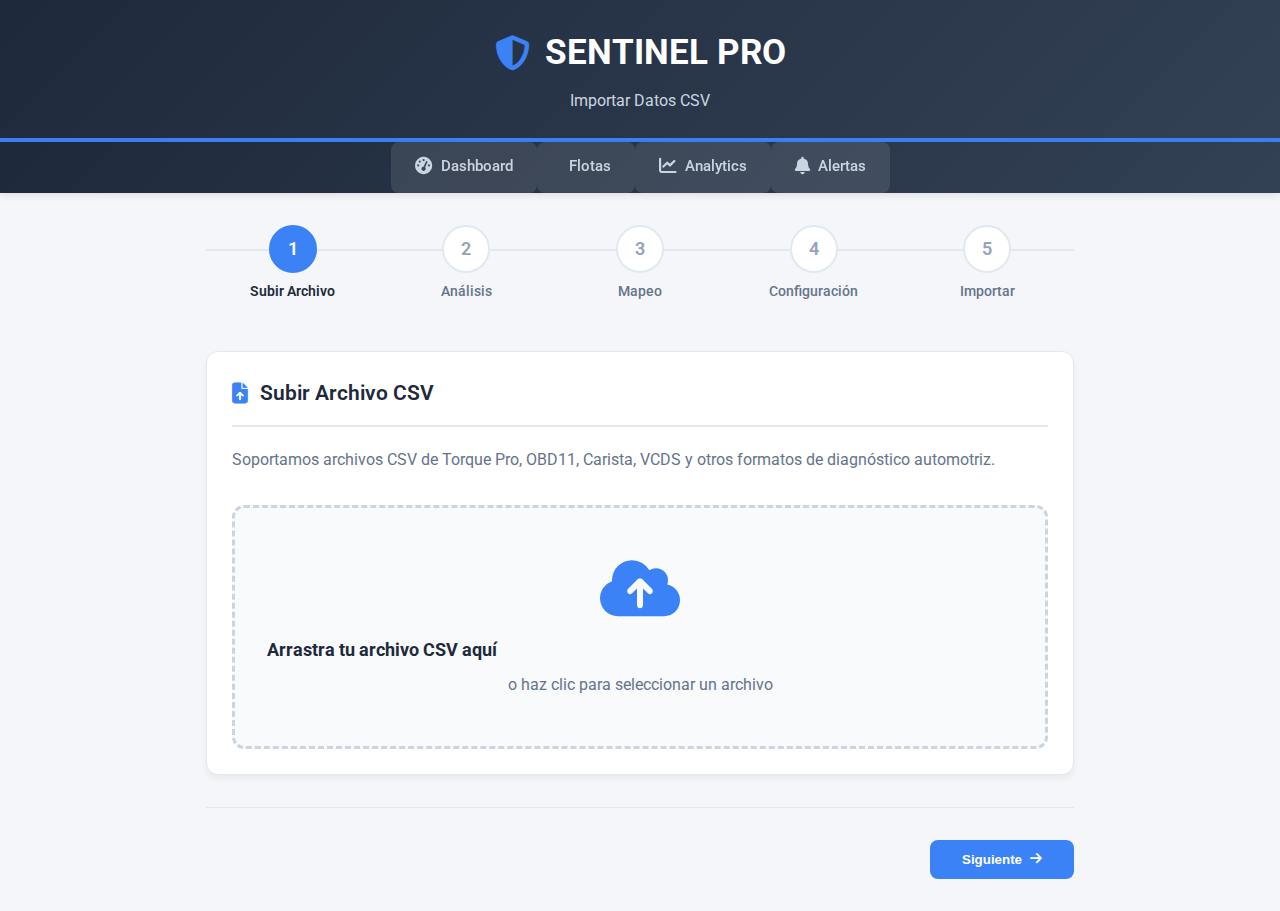
<file: frontend/import.html>
<!DOCTYPE html>
<html lang="es">
<head>
    <meta charset="UTF-8">
    <meta name="viewport" content="width=device-width, initial-scale=1.0">
    <title>SENTINEL PRO - Importar Datos CSV</title>
    <link rel="stylesheet" href="https://cdnjs.cloudflare.com/ajax/libs/font-awesome/6.5.2/css/all.min.css">
    <link rel="stylesheet" href="css/style.css">
    <link rel="stylesheet" href="css/fleet.css">

    <style>
        .import-container {
            max-width: 900px;
            margin: 2rem auto;
            padding: 0 1rem;
        }

        /* Wizard Steps */
        .wizard-steps {
            display: flex;
            justify-content: space-between;
            margin-bottom: 3rem;
            position: relative;
        }

        .wizard-steps::before {
            content: '';
            position: absolute;
            top: 24px;
            left: 0;
            right: 0;
            height: 2px;
            background: #e2e8f0;
            z-index: 0;
        }

        .wizard-step {
            flex: 1;
            text-align: center;
            position: relative;
            z-index: 1;
        }

        .step-circle {
            width: 48px;
            height: 48px;
            border-radius: 50%;
            background: #fff;
            border: 2px solid #e2e8f0;
            margin: 0 auto 0.5rem;
            display: flex;
            align-items: center;
            justify-content: center;
            font-weight: 600;
            font-size: 1.1rem;
            color: #94a3b8;
            transition: all 0.3s;
        }

        .wizard-step.active .step-circle {
            background: #3b82f6;
            border-color: #3b82f6;
            color: #fff;
        }

        .wizard-step.completed .step-circle {
            background: #10b981;
            border-color: #10b981;
            color: #fff;
        }

        .step-label {
            font-size: 0.85rem;
            color: #64748b;
            font-weight: 500;
        }

        .wizard-step.active .step-label {
            color: #1e293b;
            font-weight: 600;
        }

        /* Step Content */
        .step-content {
            display: none;
            animation: fadeIn 0.3s;
        }

        .step-content.active {
            display: block;
        }

        @keyframes fadeIn {
            from {
                opacity: 0;
                transform: translateY(10px);
            }
            to {
                opacity: 1;
                transform: translateY(0);
            }
        }

        /* Drag & Drop Zone */
        .drop-zone {
            border: 3px dashed #cbd5e1;
            border-radius: 12px;
            padding: 3rem 2rem;
            text-align: center;
            background: #f8fafc;
            transition: all 0.3s;
            cursor: pointer;
        }

        .drop-zone:hover,
        .drop-zone.drag-over {
            border-color: #3b82f6;
            background: #eff6ff;
        }

        .drop-zone i {
            font-size: 4rem;
            color: #3b82f6;
            margin-bottom: 1rem;
        }

        .drop-zone h3 {
            margin: 0 0 0.5rem 0;
            color: #1e293b;
        }

        .drop-zone p {
            margin: 0;
            color: #64748b;
        }

        /* File List */
        .file-list {
            margin-top: 2rem;
        }

        .file-item {
            display: flex;
            align-items: center;
            gap: 1rem;
            padding: 1rem;
            background: #f8fafc;
            border-radius: 8px;
            margin-bottom: 0.5rem;
        }

        .file-item i {
            font-size: 1.5rem;
            color: #10b981;
        }

        .file-item-info {
            flex: 1;
        }

        .file-item-info strong {
            display: block;
            color: #1e293b;
        }

        .file-item-info span {
            font-size: 0.85rem;
            color: #64748b;
        }

        /* Source Badge */
        .source-badge {
            display: inline-flex;
            align-items: center;
            gap: 0.5rem;
            padding: 0.5rem 1rem;
            border-radius: 20px;
            font-weight: 600;
            font-size: 0.9rem;
        }

        .source-badge.torque {
            background: #dbeafe;
            color: #1e40af;
        }

        .source-badge.obd11 {
            background: #d1fae5;
            color: #065f46;
        }

        .source-badge.carista {
            background: #fef3c7;
            color: #92400e;
        }

        .source-badge.vcds {
            background: #e0e7ff;
            color: #3730a3;
        }

        .source-badge.sentinel_pro {
            background: #ede9fe;
            color: #5b21b6;
        }

        .source-badge.generic {
            background: #f1f5f9;
            color: #475569;
        }

        /* Preview Table */
        .preview-table {
            width: 100%;
            margin-top: 1rem;
            border-collapse: collapse;
            font-size: 0.9rem;
        }

        .preview-table th {
            background: #f1f5f9;
            padding: 0.75rem;
            text-align: left;
            font-weight: 600;
            color: #475569;
            border-bottom: 2px solid #e2e8f0;
        }

        .preview-table td {
            padding: 0.75rem;
            border-bottom: 1px solid #e2e8f0;
        }

        /* Mapping Table */
        .mapping-table {
            width: 100%;
            margin-top: 1rem;
        }

        .mapping-row {
            display: grid;
            grid-template-columns: 200px 1fr 100px;
            gap: 1rem;
            align-items: center;
            padding: 0.75rem 0;
            border-bottom: 1px solid #e2e8f0;
        }

        .mapping-row label {
            font-weight: 600;
            color: #1e293b;
        }

        .mapping-row select {
            padding: 0.5rem;
            border: 1px solid #cbd5e1;
            border-radius: 6px;
            font-size: 0.9rem;
        }

        .mapping-status {
            text-align: center;
            font-size: 1.2rem;
        }

        .mapping-status.ok { color: #10b981; }
        .mapping-status.warning { color: #f59e0b; }
        .mapping-status.error { color: #ef4444; }

        /* Summary Box */
        .summary-box {
            background: linear-gradient(135deg, #667eea 0%, #764ba2 100%);
            color: #fff;
            padding: 2rem;
            border-radius: 12px;
            margin: 2rem 0;
        }

        .summary-box h3 {
            margin: 0 0 1rem 0;
            display: flex;
            align-items: center;
            gap: 0.5rem;
        }

        .summary-grid {
            display: grid;
            grid-template-columns: repeat(auto-fit, minmax(200px, 1fr));
            gap: 1rem;
            margin-top: 1rem;
        }

        .summary-item {
            background: rgba(255, 255, 255, 0.1);
            padding: 1rem;
            border-radius: 8px;
        }

        .summary-item label {
            display: block;
            font-size: 0.85rem;
            opacity: 0.9;
            margin-bottom: 0.25rem;
        }

        .summary-item strong {
            display: block;
            font-size: 1.25rem;
        }

        /* Progress Log */
        .progress-log {
            background: #f8fafc;
            border: 1px solid #e2e8f0;
            border-radius: 8px;
            padding: 1rem;
            max-height: 400px;
            overflow-y: auto;
            font-family: 'Courier New', monospace;
            font-size: 0.85rem;
        }

        .log-entry {
            padding: 0.25rem 0;
            display: flex;
            align-items: start;
            gap: 0.5rem;
        }

        .log-entry.success { color: #10b981; }
        .log-entry.error { color: #ef4444; }
        .log-entry.warning { color: #f59e0b; }
        .log-entry.info { color: #3b82f6; }

        /* Navigation Buttons */
        .wizard-nav {
            display: flex;
            justify-content: space-between;
            margin-top: 2rem;
            padding-top: 2rem;
            border-top: 1px solid #e2e8f0;
        }

        .btn-wizard {
            padding: 0.75rem 2rem;
            border: none;
            border-radius: 8px;
            font-weight: 600;
            cursor: pointer;
            transition: all 0.3s;
            display: inline-flex;
            align-items: center;
            gap: 0.5rem;
        }

        .btn-wizard:disabled {
            opacity: 0.5;
            cursor: not-allowed;
        }

        .btn-wizard.primary {
            background: #3b82f6;
            color: #fff;
        }

        .btn-wizard.primary:hover:not(:disabled) {
            background: #2563eb;
        }

        .btn-wizard.secondary {
            background: #f1f5f9;
            color: #475569;
        }

        .btn-wizard.secondary:hover:not(:disabled) {
            background: #e2e8f0;
        }

        /* Result Success */
        .result-success {
            text-align: center;
            padding: 3rem 2rem;
        }

        .result-success i {
            font-size: 5rem;
            color: #10b981;
            margin-bottom: 1rem;
        }

        .result-success h2 {
            color: #1e293b;
            margin: 0 0 1rem 0;
        }

        .stats-grid {
            display: grid;
            grid-template-columns: repeat(auto-fit, minmax(150px, 1fr));
            gap: 1rem;
            margin: 2rem 0;
        }

        .stat-box {
            background: #f8fafc;
            padding: 1.5rem 1rem;
            border-radius: 8px;
            border-left: 4px solid #3b82f6;
        }

        .stat-box label {
            display: block;
            font-size: 0.85rem;
            color: #64748b;
            margin-bottom: 0.5rem;
        }

        .stat-box strong {
            display: block;
            font-size: 1.75rem;
            color: #1e293b;
        }

        @media (max-width: 768px) {
            .wizard-steps {
                flex-wrap: wrap;
            }

            .step-circle {
                width: 40px;
                height: 40px;
            }

            .step-label {
                font-size: 0.75rem;
            }

            .drop-zone {
                padding: 2rem 1rem;
            }

            .mapping-row {
                grid-template-columns: 1fr;
                gap: 0.5rem;
            }
        }
    </style>
</head>
<body>
    <!-- HEADER -->
    <header>
        <h1>
            <i class="fas fa-shield-halved"></i>
            SENTINEL PRO
        </h1>
        <p>Importar Datos CSV</p>
    </header>

    <!-- NAVBAR DE NAVEGACIÓN -->
    <nav class="main-nav">
        <div class="nav-container">
            <a href="index.html" class="nav-link">
                <i class="fas fa-tachometer-alt"></i> Dashboard
            </a>
            <a href="fleet.html" class="nav-link">
                <i class="fas fa-cars"></i> Flotas
            </a>
            <a href="analytics.html" class="nav-link">
                <i class="fas fa-chart-line"></i> Analytics
            </a>
            <a href="vehicle-detail.html" class="nav-link" id="nav-vehicle-detail" style="display: none;">
                <i class="fas fa-car-side"></i> Vehículo
            </a>
            <a href="alerts.html" class="nav-link">
                <i class="fas fa-bell"></i> Alertas
            </a>
            <a href="import.html" class="nav-link" id="nav-import" style="display: none;">
                <i class="fas fa-file-import"></i> Importar CSV
            </a>
        </div>
    </nav>

    <!-- CONTENEDOR PRINCIPAL -->
    <div class="import-container">

        <!-- WIZARD STEPS -->
        <div class="wizard-steps">
            <div class="wizard-step active" data-step="1">
                <div class="step-circle">1</div>
                <div class="step-label">Subir Archivo</div>
            </div>
            <div class="wizard-step" data-step="2">
                <div class="step-circle">2</div>
                <div class="step-label">Análisis</div>
            </div>
            <div class="wizard-step" data-step="3">
                <div class="step-circle">3</div>
                <div class="step-label">Mapeo</div>
            </div>
            <div class="wizard-step" data-step="4">
                <div class="step-circle">4</div>
                <div class="step-label">Configuración</div>
            </div>
            <div class="wizard-step" data-step="5">
                <div class="step-circle">5</div>
                <div class="step-label">Importar</div>
            </div>
        </div>

        <!-- PASO 1: SUBIDA DE ARCHIVO -->
        <div class="card step-content active" id="step1">
            <h2><i class="fas fa-file-upload"></i> Subir Archivo CSV</h2>
            <p style="color: #64748b; margin-bottom: 2rem;">
                Soportamos archivos CSV de Torque Pro, OBD11, Carista, VCDS y otros formatos de diagnóstico automotriz.
            </p>

            <div class="drop-zone" id="dropZone">
                <i class="fas fa-cloud-upload-alt"></i>
                <h3>Arrastra tu archivo CSV aquí</h3>
                <p>o haz clic para seleccionar un archivo</p>
                <input type="file" id="fileInput" accept=".csv" style="display: none;">
            </div>

            <div class="file-list" id="fileList" style="display: none;">
                <h3>Archivo Seleccionado:</h3>
                <div id="fileItemContainer"></div>
            </div>
        </div>

        <!-- PASO 2: ANÁLISIS -->
        <div class="card step-content" id="step2">
            <h2><i class="fas fa-search"></i> Análisis del Archivo</h2>

            <div id="analysisLoading" style="text-align: center; padding: 3rem;">
                <i class="fas fa-spinner fa-spin" style="font-size: 3rem; color: #3b82f6;"></i>
                <p style="margin-top: 1rem; color: #64748b;">Analizando archivo...</p>
            </div>

            <div id="analysisResult" style="display: none;">
                <div style="display: flex; align-items: center; gap: 1rem; margin-bottom: 2rem;">
                    <span>Origen detectado:</span>
                    <span id="detectedSource" class="source-badge"></span>
                </div>

                <div class="stats-grid" style="margin: 2rem 0;">
                    <div class="stat-box">
                        <label>Total de Filas</label>
                        <strong id="totalRows">0</strong>
                    </div>
                    <div class="stat-box">
                        <label>Rango de Fechas</label>
                        <strong id="dateRange" style="font-size: 1.1rem;">-</strong>
                    </div>
                    <div class="stat-box">
                        <label>Columnas</label>
                        <strong id="totalColumns">0</strong>
                    </div>
                </div>

                <div id="warningsContainer" style="display: none; margin: 1.5rem 0; padding: 1rem; background: #fef3c7; border-left: 4px solid #f59e0b; border-radius: 8px;">
                    <strong style="color: #92400e;"><i class="fas fa-exclamation-triangle"></i> Advertencias:</strong>
                    <ul id="warningsList" style="margin: 0.5rem 0 0 1.5rem; color: #92400e;"></ul>
                </div>

                <h3 style="margin: 2rem 0 1rem 0;">Vista Previa de Datos</h3>
                <div style="overflow-x: auto;">
                    <table class="preview-table" id="previewTable"></table>
                </div>
            </div>
        </div>

        <!-- PASO 3: MAPEO DE COLUMNAS -->
        <div class="card step-content" id="step3">
            <h2><i class="fas fa-random"></i> Mapeo de Columnas</h2>
            <p style="color: #64748b; margin-bottom: 2rem;">
                Verifica que las columnas del CSV estén correctamente mapeadas a los campos de SENTINEL PRO.
            </p>

            <div class="mapping-table" id="mappingTable"></div>

            <button class="btn btn-secondary" id="autoMapBtn" style="margin-top: 1rem;">
                <i class="fas fa-magic"></i>
                Aplicar Mapeo Automático
            </button>
        </div>

        <!-- PASO 4: CONFIGURACIÓN -->
        <div class="card step-content" id="step4">
            <h2><i class="fas fa-cog"></i> Configuración de Importación</h2>

            <div style="margin: 2rem 0;">
                <h3>Vehículo Destino</h3>
                <div style="display: flex; gap: 2rem; margin: 1rem 0;">
                    <label style="display: flex; align-items: center; gap: 0.5rem; cursor: pointer;">
                        <input type="radio" name="vehicleOption" value="existing" checked>
                        <span>Importar a vehículo existente</span>
                    </label>
                    <label style="display: flex; align-items: center; gap: 0.5rem; cursor: pointer;">
                        <input type="radio" name="vehicleOption" value="new">
                        <span>Crear nuevo vehículo</span>
                    </label>
                </div>

                <div id="existingVehicleSection">
                    <label>Seleccionar Vehículo:</label>
                    <select id="vehicleSelect" class="form-control" style="margin-top: 0.5rem;">
                        <option value="">Cargando vehículos...</option>
                    </select>
                </div>

                <div id="newVehicleSection" style="display: none; margin-top: 1rem;">
                    <div class="form-grid">
                        <div class="form-group">
                            <label>VIN</label>
                            <input type="text" id="newVehicleVin" class="form-control">
                        </div>
                        <div class="form-group">
                            <label>Marca</label>
                            <input type="text" id="newVehicleBrand" class="form-control">
                        </div>
                        <div class="form-group">
                            <label>Modelo</label>
                            <input type="text" id="newVehicleModel" class="form-control">
                        </div>
                        <div class="form-group">
                            <label>Año</label>
                            <input type="number" id="newVehicleYear" class="form-control" value="2020">
                        </div>
                        <div class="form-group">
                            <label>Combustible</label>
                            <select id="newVehicleFuel" class="form-control">
                                <option value="gasolina">Gasolina</option>
                                <option value="diesel">Diesel</option>
                                <option value="hibrido">Híbrido</option>
                                <option value="electrico">Eléctrico</option>
                            </select>
                        </div>
                        <div class="form-group">
                            <label>Transmisión</label>
                            <select id="newVehicleTransmission" class="form-control">
                                <option value="manual">Manual</option>
                                <option value="automatica">Automática</option>
                                <option value="dsg">DSG/DCT</option>
                                <option value="cvt">CVT</option>
                            </select>
                        </div>
                    </div>
                </div>
            </div>

            <div style="margin: 2rem 0;">
                <h3>Opciones Avanzadas</h3>
                <div style="margin: 1rem 0;">
                    <label style="display: flex; align-items: center; gap: 0.5rem; cursor: pointer; margin-bottom: 1rem;">
                        <input type="checkbox" id="createTripsCheck" checked>
                        <span>Crear viajes automáticamente</span>
                    </label>
                    <div id="tripGapSection" style="margin-left: 2rem;">
                        <label>Gap de inactividad (minutos): </label>
                        <input type="number" id="tripGapMinutes" value="30" min="5" max="180" style="width: 100px; padding: 0.25rem;">
                    </div>
                </div>

                <label style="display: flex; align-items: center; gap: 0.5rem; cursor: pointer; margin-bottom: 0.5rem;">
                    <input type="checkbox" id="skipInvalidCheck" checked>
                    <span>Omitir filas inválidas</span>
                </label>
            </div>

            <div class="summary-box" id="importSummary">
                <h3><i class="fas fa-clipboard-list"></i> Resumen de Importación</h3>
                <div class="summary-grid">
                    <div class="summary-item">
                        <label>Archivo:</label>
                        <strong id="summaryFilename">-</strong>
                    </div>
                    <div class="summary-item">
                        <label>Origen:</label>
                        <strong id="summarySource">-</strong>
                    </div>
                    <div class="summary-item">
                        <label>Filas:</label>
                        <strong id="summaryRows">0</strong>
                    </div>
                    <div class="summary-item">
                        <label>Vehículo:</label>
                        <strong id="summaryVehicle">-</strong>
                    </div>
                </div>
            </div>
        </div>

        <!-- PASO 5: PROGRESO E IMPORTACIÓN -->
        <div class="card step-content" id="step5">
            <div id="importProgress">
                <h2><i class="fas fa-spinner fa-spin"></i> Importando Datos...</h2>
                <div style="margin: 2rem 0;">
                    <div style="background: #e2e8f0; height: 8px; border-radius: 4px; overflow: hidden;">
                        <div id="progressBar" style="background: #3b82f6; height: 100%; width: 0%; transition: width 0.3s;"></div>
                    </div>
                    <p id="progressText" style="text-align: center; margin-top: 0.5rem; color: #64748b;">Preparando...</p>
                </div>

                <div class="progress-log" id="progressLog"></div>
            </div>

            <div id="importResult" style="display: none;">
                <div class="result-success">
                    <i class="fas fa-check-circle"></i>
                    <h2>¡Importación Exitosa!</h2>
                    <p style="color: #64748b;">Los datos han sido importados correctamente</p>

                    <div class="stats-grid">
                        <div class="stat-box">
                            <label>Filas Procesadas</label>
                            <strong id="resultRowsProcessed">0</strong>
                        </div>
                        <div class="stat-box">
                            <label>Filas Importadas</label>
                            <strong id="resultRowsImported">0</strong>
                        </div>
                        <div class="stat-box">
                            <label>Viajes Creados</label>
                            <strong id="resultTripsCreated">0</strong>
                        </div>
                        <div class="stat-box">
                            <label>Filas Omitidas</label>
                            <strong id="resultRowsSkipped">0</strong>
                        </div>
                    </div>

                    <div style="display: flex; gap: 1rem; justify-content: center; margin-top: 2rem;">
                        <a href="fleet.html" class="btn btn-primary">
                            <i class="fas fa-cars"></i>
                            Ver Flotas
                        </a>
                        <button id="importMoreBtn" class="btn btn-secondary">
                            <i class="fas fa-plus"></i>
                            Importar Más Archivos
                        </button>
                    </div>
                </div>
            </div>
        </div>

        <!-- NAVEGACIÓN -->
        <div class="wizard-nav">
            <button class="btn-wizard secondary" id="prevBtn" style="visibility: hidden;">
                <i class="fas fa-arrow-left"></i>
                Anterior
            </button>
            <button class="btn-wizard primary" id="nextBtn">
                Siguiente
                <i class="fas fa-arrow-right"></i>
            </button>
        </div>

    </div>

    <script src="js/common.js"></script>
    <script>
        document.addEventListener('DOMContentLoaded', () => {
            console.log('[IMPORT] Sistema de importación iniciado');

            let currentStep = 1;
            let uploadedFile = null;
            let analysisData = null;
            let columnMappings = {};

            const API_URL = 'http://localhost:5000';

            // === NAVEGACIÓN DEL WIZARD ===

            function goToStep(step) {
                // Ocultar todos los pasos
                document.querySelectorAll('.step-content').forEach(el => {
                    el.classList.remove('active');
                });

                // Mostrar paso actual
                document.getElementById(`step${step}`).classList.add('active');

                // Actualizar indicadores
                document.querySelectorAll('.wizard-step').forEach((el, index) => {
                    el.classList.remove('active');
                    if (index + 1 < step) {
                        el.classList.add('completed');
                    } else if (index + 1 === step) {
                        el.classList.add('active');
                    } else {
                        el.classList.remove('completed');
                    }
                });

                // Actualizar botones de navegación
                const prevBtn = document.getElementById('prevBtn');
                const nextBtn = document.getElementById('nextBtn');

                prevBtn.style.visibility = step === 1 ? 'hidden' : 'visible';

                if (step === 1) {
                    nextBtn.textContent = 'Analizar Archivo';
                    nextBtn.innerHTML = 'Analizar Archivo <i class="fas fa-arrow-right"></i>';
                    nextBtn.disabled = !uploadedFile;
                } else if (step === 4) {
                    nextBtn.innerHTML = 'Importar Ahora <i class="fas fa-file-import"></i>';
                    nextBtn.disabled = false;
                } else if (step === 5) {
                    nextBtn.style.visibility = 'hidden';
                } else {
                    nextBtn.innerHTML = 'Siguiente <i class="fas fa-arrow-right"></i>';
                    nextBtn.disabled = false;
                }

                currentStep = step;

                // Acciones específicas por paso
                if (step === 2) {
                    analyzeFile();
                } else if (step === 3) {
                    renderMappingTable();
                } else if (step === 4) {
                    loadVehicles();
                    updateSummary();
                } else if (step === 5) {
                    executeImport();
                }
            }

            document.getElementById('nextBtn').addEventListener('click', () => {
                if (currentStep < 5) {
                    goToStep(currentStep + 1);
                }
            });

            document.getElementById('prevBtn').addEventListener('click', () => {
                if (currentStep > 1) {
                    goToStep(currentStep - 1);
                }
            });

            // === PASO 1: SUBIDA DE ARCHIVO ===

            const dropZone = document.getElementById('dropZone');
            const fileInput = document.getElementById('fileInput');

            dropZone.addEventListener('click', () => fileInput.click());

            dropZone.addEventListener('dragover', (e) => {
                e.preventDefault();
                dropZone.classList.add('drag-over');
            });

            dropZone.addEventListener('dragleave', () => {
                dropZone.classList.remove('drag-over');
            });

            dropZone.addEventListener('drop', (e) => {
                e.preventDefault();
                dropZone.classList.remove('drag-over');

                const files = e.dataTransfer.files;
                if (files.length > 0) {
                    handleFile(files[0]);
                }
            });

            fileInput.addEventListener('change', (e) => {
                if (e.target.files.length > 0) {
                    handleFile(e.target.files[0]);
                }
            });

            function handleFile(file) {
                if (!file.name.endsWith('.csv')) {
                    SENTINEL.Toast.error('Por favor selecciona un archivo CSV');
                    return;
                }

                uploadedFile = file;

                // Mostrar archivo en lista
                document.getElementById('fileList').style.display = 'block';
                document.getElementById('fileItemContainer').innerHTML = `
                    <div class="file-item">
                        <i class="fas fa-file-csv"></i>
                        <div class="file-item-info">
                            <strong>${file.name}</strong>
                            <span>${(file.size / 1024).toFixed(2)} KB</span>
                        </div>
                    </div>
                `;

                // Habilitar botón siguiente
                document.getElementById('nextBtn').disabled = false;
            }

            // === PASO 2: ANÁLISIS ===

            async function analyzeFile() {
                if (!uploadedFile) return;

                document.getElementById('analysisLoading').style.display = 'block';
                document.getElementById('analysisResult').style.display = 'none';

                try {
                    const formData = new FormData();
                    formData.append('file', uploadedFile);

                    const response = await fetch(`${API_URL}/api/import/analyze`, {
                        method: 'POST',
                        body: formData
                    });

                    if (!response.ok) {
                        throw new Error('Error analizando archivo');
                    }

                    analysisData = await response.json();

                    // Mostrar resultados
                    document.getElementById('analysisLoading').style.display = 'none';
                    document.getElementById('analysisResult').style.display = 'block';

                    // Badge de origen
                    const sourceBadge = document.getElementById('detectedSource');
                    sourceBadge.className = `source-badge ${analysisData.source_detected}`;
                    sourceBadge.innerHTML = `
                        <i class="fas fa-microchip"></i>
                        ${analysisData.source_name}
                    `;

                    // Estadísticas
                    document.getElementById('totalRows').textContent = analysisData.total_rows;
                    document.getElementById('totalColumns').textContent = analysisData.columns_found.length;

                    if (analysisData.date_range && analysisData.date_range.start) {
                        document.getElementById('dateRange').textContent =
                            `${analysisData.date_range.start} - ${analysisData.date_range.end}`;
                    } else {
                        document.getElementById('dateRange').textContent = 'No detectado';
                    }

                    // Warnings
                    if (analysisData.warnings && analysisData.warnings.length > 0) {
                        document.getElementById('warningsContainer').style.display = 'block';
                        document.getElementById('warningsList').innerHTML =
                            analysisData.warnings.map(w => `<li>${w}</li>`).join('');
                    }

                    // Preview
                    renderPreviewTable();

                    // Guardar mappings
                    columnMappings = analysisData.mappings || {};

                } catch (error) {
                    console.error('[IMPORT] Error:', error);
                    SENTINEL.Toast.error('Error analizando archivo');
                }
            }

            function renderPreviewTable() {
                const table = document.getElementById('previewTable');
                const preview = analysisData.preview_data || [];

                if (preview.length === 0) {
                    table.innerHTML = '<tr><td colspan="100%">No hay datos para mostrar</td></tr>';
                    return;
                }

                const headers = Object.keys(preview[0]);

                // Headers
                const headerRow = '<tr>' + headers.map(h => `<th>${h}</th>`).join('') + '</tr>';

                // Rows
                const rows = preview.slice(0, 10).map(row => {
                    return '<tr>' + headers.map(h => `<td>${row[h] || ''}</td>`).join('') + '</tr>';
                }).join('');

                table.innerHTML = headerRow + rows;
            }

            // === PASO 3: MAPEO ===

            function renderMappingTable() {
                const container = document.getElementById('mappingTable');
                const columns = analysisData.columns_found || [];

                const fields = [
                    { key: 'timestamp', label: 'Timestamp', required: true },
                    { key: 'rpm', label: 'RPM', required: true },
                    { key: 'speed', label: 'Velocidad', required: true },
                    { key: 'coolant_temp', label: 'Temp. Refrigerante', required: false },
                    { key: 'intake_temp', label: 'Temp. Admisión', required: false },
                    { key: 'maf', label: 'MAF', required: false },
                    { key: 'engine_load', label: 'Carga Motor', required: false },
                    { key: 'throttle_pos', label: 'Posición Acelerador', required: false },
                    { key: 'latitude', label: 'Latitud', required: false },
                    { key: 'longitude', label: 'Longitud', required: false }
                ];

                const html = fields.map(field => {
                    const currentMapping = columnMappings[field.key] || '';
                    const hasMapping = currentMapping !== '';
                    const status = hasMapping ? 'ok' : (field.required ? 'error' : 'warning');
                    const icon = hasMapping ? '✅' : (field.required ? '❌' : '⚠️');

                    return `
                        <div class="mapping-row">
                            <label>${field.label}</label>
                            <select class="mapping-select" data-field="${field.key}">
                                <option value="">-- Sin mapear --</option>
                                ${columns.map(col => `
                                    <option value="${col}" ${col === currentMapping ? 'selected' : ''}>
                                        ${col}
                                    </option>
                                `).join('')}
                            </select>
                            <span class="mapping-status ${status}">${icon}</span>
                        </div>
                    `;
                }).join('');

                container.innerHTML = html;

                // Event listeners
                document.querySelectorAll('.mapping-select').forEach(select => {
                    select.addEventListener('change', (e) => {
                        const field = e.target.dataset.field;
                        columnMappings[field] = e.target.value;
                    });
                });
            }

            document.getElementById('autoMapBtn').addEventListener('click', () => {
                columnMappings = analysisData.mappings || {};
                renderMappingTable();
                SENTINEL.Toast.success('Mapeo automático aplicado');
            });

            // === PASO 4: CONFIGURACIÓN ===

            async function loadVehicles() {
                try {
                    const data = await SENTINEL.API.get('/api/vehicles');
                    const select = document.getElementById('vehicleSelect');

                    if (data.success && data.vehicles) {
                        select.innerHTML = '<option value="">Seleccionar vehículo...</option>';
                        data.vehicles.forEach(v => {
                            select.innerHTML += `<option value="${v.id}">${v.brand} ${v.model} (${v.year})</option>`;
                        });
                    }
                } catch (error) {
                    console.error('[IMPORT] Error cargando vehículos:', error);
                }
            }

            document.querySelectorAll('input[name="vehicleOption"]').forEach(radio => {
                radio.addEventListener('change', (e) => {
                    const isNew = e.target.value === 'new';
                    document.getElementById('existingVehicleSection').style.display = isNew ? 'none' : 'block';
                    document.getElementById('newVehicleSection').style.display = isNew ? 'block' : 'none';
                    updateSummary();
                });
            });

            document.getElementById('vehicleSelect').addEventListener('change', updateSummary);
            document.getElementById('createTripsCheck').addEventListener('change', (e) => {
                document.getElementById('tripGapSection').style.display = e.target.checked ? 'block' : 'none';
            });

            function updateSummary() {
                document.getElementById('summaryFilename').textContent = uploadedFile ? uploadedFile.name : '-';
                document.getElementById('summarySource').textContent = analysisData ? analysisData.source_name : '-';
                document.getElementById('summaryRows').textContent = analysisData ? analysisData.total_rows : '0';

                const vehicleOption = document.querySelector('input[name="vehicleOption"]:checked').value;
                if (vehicleOption === 'existing') {
                    const select = document.getElementById('vehicleSelect');
                    const selectedOption = select.options[select.selectedIndex];
                    document.getElementById('summaryVehicle').textContent = selectedOption.text;
                } else {
                    const brand = document.getElementById('newVehicleBrand').value || 'Nuevo';
                    const model = document.getElementById('newVehicleModel').value || 'Vehículo';
                    document.getElementById('summaryVehicle').textContent = `${brand} ${model}`;
                }
            }

            // === PASO 5: IMPORTACIÓN ===

            async function executeImport() {
                const log = document.getElementById('progressLog');
                const progressBar = document.getElementById('progressBar');
                const progressText = document.getElementById('progressText');

                function addLog(message, type = 'info') {
                    const entry = document.createElement('div');
                    entry.className = `log-entry ${type}`;

                    const icon = {
                        'success': '✓',
                        'error': '✗',
                        'warning': '⚠',
                        'info': 'ℹ'
                    }[type] || 'ℹ';

                    entry.innerHTML = `<span>${icon}</span><span>${message}</span>`;
                    log.appendChild(entry);
                    log.scrollTop = log.scrollHeight;
                }

                try {
                    addLog('Validando datos...', 'info');
                    progressBar.style.width = '10%';
                    progressText.textContent = 'Validando...';

                    const vehicleOption = document.querySelector('input[name="vehicleOption"]:checked').value;
                    let vehicle_id = null;
                    let vehicle_data = null;

                    if (vehicleOption === 'existing') {
                        vehicle_id = parseInt(document.getElementById('vehicleSelect').value);
                        if (!vehicle_id) {
                            throw new Error('Selecciona un vehículo');
                        }
                    } else {
                        vehicle_data = {
                            vin: document.getElementById('newVehicleVin').value,
                            brand: document.getElementById('newVehicleBrand').value,
                            model: document.getElementById('newVehicleModel').value,
                            year: parseInt(document.getElementById('newVehicleYear').value),
                            fuel_type: document.getElementById('newVehicleFuel').value,
                            transmission: document.getElementById('newVehicleTransmission').value
                        };
                    }

                    addLog('Preparando importación...', 'info');
                    progressBar.style.width = '30%';
                    progressText.textContent = 'Preparando...';

                    const importConfig = {
                        temp_file: analysisData.temp_file,
                        vehicle_id: vehicle_id,
                        vehicle_data: vehicle_data,
                        source_type: analysisData.source_detected,
                        column_mappings: columnMappings,
                        create_trips: document.getElementById('createTripsCheck').checked,
                        trip_gap_minutes: parseInt(document.getElementById('tripGapMinutes').value),
                        skip_invalid_rows: document.getElementById('skipInvalidCheck').checked
                    };

                    addLog('Ejecutando importación...', 'info');
                    progressBar.style.width = '50%';
                    progressText.textContent = 'Importando datos...';

                    const response = await fetch(`${API_URL}/api/import/execute`, {
                        method: 'POST',
                        headers: { 'Content-Type': 'application/json' },
                        body: JSON.stringify(importConfig)
                    });

                    if (!response.ok) {
                        throw new Error('Error ejecutando importación');
                    }

                    const result = await response.json();

                    if (!result.success) {
                        throw new Error(result.error || 'Error desconocido');
                    }

                    progressBar.style.width = '90%';
                    progressText.textContent = 'Finalizando...';

                    addLog(`✓ Filas importadas: ${result.rows_imported}`, 'success');
                    addLog(`✓ Viajes creados: ${result.trips_created}`, 'success');

                    if (result.rows_skipped > 0) {
                        addLog(`⚠ Filas omitidas: ${result.rows_skipped}`, 'warning');
                    }

                    if (result.errors && result.errors.length > 0) {
                        result.errors.slice(0, 5).forEach(err => {
                            addLog(err, 'warning');
                        });
                    }

                    progressBar.style.width = '100%';
                    progressText.textContent = '¡Completado!';

                    addLog('✅ IMPORTACIÓN COMPLETADA', 'success');

                    // Mostrar resultado
                    setTimeout(() => {
                        document.getElementById('importProgress').style.display = 'none';
                        document.getElementById('importResult').style.display = 'block';

                        document.getElementById('resultRowsProcessed').textContent = analysisData.total_rows;
                        document.getElementById('resultRowsImported').textContent = result.rows_imported;
                        document.getElementById('resultTripsCreated').textContent = result.trips_created;
                        document.getElementById('resultRowsSkipped').textContent = result.rows_skipped;
                    }, 1000);

                } catch (error) {
                    console.error('[IMPORT] Error:', error);
                    addLog(`✗ Error: ${error.message}`, 'error');
                    progressText.textContent = 'Error en la importación';
                    SENTINEL.Toast.error('Error en la importación');
                }
            }

            document.getElementById('importMoreBtn').addEventListener('click', () => {
                window.location.reload();
            });

            // Inicialización
            console.log('[IMPORT] ✓ Sistema listo');
        });
    </script>
</body>
</html>
</file>
<file: css/style.css>
/* =============================================================================
   SENTINEL PRO v10.0 - HOJA DE ESTILOS OPTIMIZADA
   Sistema uniforme con variables CSS globales
   ============================================================================= */

@import url('https://fonts.googleapis.com/css2?family=Roboto:wght@400;500;700&display=swap');

/* === VARIABLES CSS GLOBALES === */
:root {
    /* Colores principales */
    --primary: #3b82f6;
    --primary-dark: #2563eb;
    --primary-light: #60a5fa;
    --secondary: #64748b;
    --secondary-dark: #475569;
    --success: #10b981;
    --success-dark: #059669;
    --warning: #fbbf24;
    --warning-dark: #f59e0b;
    --danger: #ef4444;
    --danger-dark: #dc2626;
    --info: #3b82f6;
    --ai-purple: #8b5cf6;
    --ai-purple-dark: #7c3aed;

    /* Fondos */
    --bg-page: #f4f6f9;
    --bg-card: #ffffff;
    --bg-card-hover: #f8fafc;
    --bg-dark: #1e293b;
    --bg-dark-light: #334155;

    /* Textos */
    --text-primary: #1e293b;
    --text-secondary: #64748b;
    --text-muted: #94a3b8;
    --text-light: #cbd5e1;

    /* Bordes y sombras */
    --border: #e2e8f0;
    --border-dark: #334155;
    --shadow: rgba(0, 0, 0, 0.1);
    --shadow-lg: rgba(0, 0, 0, 0.15);

    /* Espaciado */
    --spacing-xs: 0.5rem;
    --spacing-sm: 0.75rem;
    --spacing-md: 1rem;
    --spacing-lg: 1.5rem;
    --spacing-xl: 2rem;

    /* Bordes redondeados */
    --radius-sm: 6px;
    --radius-md: 8px;
    --radius-lg: 12px;
    --radius-xl: 16px;

    /* Transiciones */
    --transition: all 0.3s ease;
}

/* === RESET Y BASE === */
* {
    margin: 0;
    padding: 0;
    box-sizing: border-box;
}

body {
    font-family: 'Roboto', sans-serif;
    background-color: #f4f6f9;
    color: #333;
    line-height: 1.6;
}

.container {
    padding: 25px;
    max-width: 1500px;
    margin: 0 auto;
}

/* === HEADER === */
header {
    background: linear-gradient(135deg, #1e293b 0%, #334155 100%);
    color: white;
    padding: 1.5rem 2rem;
    text-align: center;
    border-bottom: 4px solid #3b82f6;
    box-shadow: 0 4px 6px rgba(0,0,0,0.1);
}

header h1 {
    margin: 0;
    font-size: 2.2rem;
    font-weight: 700;
    color: #fff;
    display: flex;
    align-items: center;
    justify-content: center;
    gap: 15px;
}

header h1 .fas {
    color: #3b82f6;
}

header p {
    margin: 0.5rem 0 0;
    font-size: 1rem;
    color: #cbd5e1;
}

/* === CARDS === */
.card {
    background-color: #ffffff;
    border-radius: 12px;
    padding: 25px;
    box-shadow: 0 4px 6px rgba(0,0,0,0.05);
    margin-bottom: 25px;
    border: 1px solid #e2e8f0;
    transition: box-shadow 0.3s ease;
}

.card:hover {
    box-shadow: 0 6px 12px rgba(0,0,0,0.08);
}

h2 {
    margin-top: 0;
    margin-bottom: 20px;
    color: #1e293b;
    border-bottom: 2px solid #e2e8f0;
    padding-bottom: 15px;
    font-size: 1.3rem;
    font-weight: 600;
    display: flex;
    align-items: center;
    gap: 12px;
}

h2 .fas {
    color: #3b82f6;
}

h3 {
    color: #1e293b;
    font-size: 1.1rem;
    margin-bottom: 1rem;
    display: flex;
    align-items: center;
    gap: 10px;
}

/* === BOTONES === */
.btn {
    background-color: #3b82f6;
    color: white;
    border: none;
    padding: 12px 22px;
    border-radius: 8px;
    cursor: pointer;
    font-size: 0.95rem;
    font-weight: 500;
    transition: all 0.2s ease-in-out;
    display: inline-flex;
    align-items: center;
    justify-content: center;
    gap: 8px;
}

.btn:hover {
    background-color: #2563eb;
    box-shadow: 0 4px 12px rgba(59, 130, 246, 0.4);
    transform: translateY(-1px);
}

.btn:active {
    transform: translateY(0);
}

.btn:disabled {
    opacity: 0.6;
    cursor: not-allowed;
}

.btn-primary {
    background-color: #3b82f6;
}

.btn.mode-obd {
    background: linear-gradient(135deg, #10b981 0%, #059669 100%);
    box-shadow: 0 2px 8px rgba(16, 185, 129, 0.3);
}

.btn.mode-obd:hover {
    background: linear-gradient(135deg, #059669 0%, #047857 100%);
    box-shadow: 0 4px 12px rgba(16, 185, 129, 0.5);
}

.btn.mode-fallback {
    background: linear-gradient(135deg, #f59e0b 0%, #d97706 100%);
    box-shadow: 0 2px 8px rgba(245, 158, 11, 0.3);
}

.btn.mode-fallback:hover {
    background: linear-gradient(135deg, #d97706 0%, #b45309 100%);
    box-shadow: 0 4px 12px rgba(245, 158, 11, 0.5);
}

/* === GRID LAYOUTS === */
.grid-2 {
    display: grid;
    grid-template-columns: 1fr 1fr;
    gap: 25px;
}

.grid-stats {
    display: grid;
    grid-template-columns: repeat(3, 1fr);
    gap: 20px;
    margin-bottom: 20px;
}

.thermal-grid {
    grid-template-columns: repeat(2, 1fr);
}

/* === FORMULARIOS === */
.form-grid {
    display: grid;
    grid-template-columns: repeat(2, 1fr);
    gap: 18px;
}

.form-group {
    margin-bottom: 15px;
}

.form-group label {
    display: block;
    margin-bottom: 6px;
    font-weight: 500;
    font-size: 0.9em;
    color: #475569;
}

.form-group input,
.form-group select {
    width: 100%;
    padding: 10px 12px;
    border: 1px solid #cbd5e1;
    border-radius: 8px;
    font-size: 0.95rem;
    transition: all 0.2s;
}

.form-group input:focus,
.form-group select:focus {
    border-color: #3b82f6;
    box-shadow: 0 0 0 3px rgba(59, 130, 246, 0.1);
    outline: none;
}

/* === MÉTRICAS EN VIVO === */
.data-section-header {
    margin: 1.5rem 0 1rem;
    padding: 10px 15px;
    background: linear-gradient(135deg, #eff6ff 0%, #dbeafe 100%);
    border-left: 4px solid #3b82f6;
    border-radius: 6px;
}

.data-section-header.thermal-section {
    background: linear-gradient(135deg, #fef3c7 0%, #fde68a 100%);
    border-left-color: #f59e0b;
}

.data-section-header h3 {
    margin: 0;
    font-size: 1rem;
    color: #1e40af;
}

.thermal-section h3 {
    color: #92400e;
}

.optimization-badge {
    display: inline-flex;
    align-items: center;
    gap: 5px;
    padding: 4px 10px;
    background: #dcfce7;
    color: #166534;
    border-radius: 20px;
    font-size: 0.75rem;
    font-weight: 600;
    margin-left: auto;
}

.metric-box {
    background-color: #f8fafc;
    border-radius: 10px;
    padding: 15px;
    border: 1px solid #e2e8f0;
    transition: all 0.3s ease;
    text-align: center;
}

.metric-box:hover {
    border-color: #3b82f6;
    box-shadow: 0 4px 12px rgba(59, 130, 246, 0.15);
    transform: translateY(-2px);
}

.metric-box.thermal {
    background-color: #fffbeb;
    border-color: #fde68a;
}

.metric-box.thermal:hover {
    border-color: #f59e0b;
    box-shadow: 0 4px 12px rgba(245, 158, 11, 0.15);
}

.metric-label {
    display: flex;
    align-items: center;
    justify-content: center;
    font-size: 0.85rem;
    color: #64748b;
    margin-bottom: 8px;
    gap: 6px;
}

.metric-value {
    font-size: 2.2rem;
    font-weight: 700;
    color: #1e293b;
    line-height: 1;
    min-height: 50px;
    display: flex;
    align-items: center;
    justify-content: center;
}

.metric-value.offline {
    color: #94a3b8;
    font-size: 1.5rem;
}

.metric-unit {
    font-size: 0.8rem;
    color: #94a3b8;
    margin-top: 5px;
    display: block;
}

/* === SALUD DEL VEHÍCULO === */
.health-card-main {
    background: linear-gradient(135deg, #ffffff 0%, #f8fafc 100%);
    border-left: 4px solid #3b82f6;
}

.health-score-container {
    display: flex;
    align-items: center;
    gap: 30px;
    margin-bottom: 20px;
}

.health-score-circle {
    width: 140px;
    height: 140px;
    border-radius: 50%;
    background: linear-gradient(135deg, #eff6ff 0%, #dbeafe 100%);
    display: flex;
    flex-direction: column;
    align-items: center;
    justify-content: center;
    box-shadow: 0 4px 12px rgba(59, 130, 246, 0.2);
    border: 4px solid #3b82f6;
}

.health-score-value {
    font-size: 3rem;
    font-weight: 700;
    line-height: 1;
}

.health-score-value.excellent {
    color: #10b981;
}

.health-score-value.good {
    color: #3b82f6;
}

.health-score-value.warning {
    color: #f59e0b;
}

.health-score-value.critical {
    color: #ef4444;
}

.health-score-label {
    font-size: 1rem;
    color: #64748b;
}

.health-details-grid {
    flex: 1;
    display: grid;
    grid-template-columns: repeat(3, 1fr);
    gap: 20px;
}

.health-detail-item {
    background: #ffffff;
    padding: 15px;
    border-radius: 8px;
    border: 1px solid #e2e8f0;
    text-align: center;
}

.health-detail-item i {
    font-size: 1.5rem;
    color: #3b82f6;
    margin-bottom: 8px;
    display: block;
}

.detail-label {
    display: block;
    font-size: 0.85rem;
    color: #64748b;
    margin-bottom: 5px;
}

.detail-value {
    font-size: 1.8rem;
    font-weight: 700;
    color: #1e293b;
    display: block;
}

/* === ADVERTENCIAS Y PREDICCIONES === */
.warnings-container,
.predictions-container {
    background: #fef2f2;
    border-left: 4px solid #ef4444;
    padding: 15px;
    border-radius: 8px;
    margin-top: 15px;
}

.predictions-container {
    background: #eff6ff;
    border-left-color: #3b82f6;
}

.warnings-container h4,
.predictions-container h4 {
    margin: 0 0 10px;
    color: #991b1b;
    display: flex;
    align-items: center;
    gap: 8px;
    font-size: 1rem;
}

.predictions-container h4 {
    color: #1e40af;
}

.warnings-list,
.predictions-list {
    list-style: none;
    padding: 0;
    margin: 0;
}

.warnings-list li,
.predictions-list li {
    padding: 8px 0;
    padding-left: 25px;
    position: relative;
    color: #7f1d1d;
    border-bottom: 1px solid #fecaca;
}

.predictions-list li {
    color: #1e40af;
    border-bottom-color: #bfdbfe;
}

.warnings-list li:last-child,
.predictions-list li:last-child {
    border-bottom: none;
}

.warnings-list li::before {
    content: '\f071';
    font-family: "Font Awesome 6 Free";
    font-weight: 900;
    position: absolute;
    left: 0;
    color: #ef4444;
}

.predictions-list li::before {
    content: '\f200';
    font-family: "Font Awesome 6 Free";
    font-weight: 900;
    position: absolute;
    left: 0;
    color: #3b82f6;
}

/* === ANÁLISIS PREDICTIVO === */
.predictive-analysis {
    background: linear-gradient(135deg, #ffffff 0%, #f8fafc 100%);
}

.predictive-score-section {
    display: flex;
    align-items: center;
    gap: 30px;
    margin-bottom: 30px;
    padding: 20px;
    background: #eff6ff;
    border-radius: 10px;
}

.score-circle {
    width: 120px;
    height: 120px;
    border-radius: 50%;
    display: flex;
    flex-direction: column;
    align-items: center;
    justify-content: center;
    box-shadow: 0 4px 12px rgba(0,0,0,0.1);
    border: 4px solid;
}

.score-circle.excellent {
    background: linear-gradient(135deg, #d1fae5 0%, #a7f3d0 100%);
    border-color: #10b981;
}

.score-circle.good {
    background: linear-gradient(135deg, #dbeafe 0%, #bfdbfe 100%);
    border-color: #3b82f6;
}

.score-circle.warning {
    background: linear-gradient(135deg, #fed7aa 0%, #fdba74 100%);
    border-color: #f59e0b;
}

.score-circle.critical {
    background: linear-gradient(135deg, #fecaca 0%, #fca5a5 100%);
    border-color: #ef4444;
}

.score-number {
    font-size: 2.5rem;
    font-weight: 700;
    line-height: 1;
}

.score-label {
    font-size: 0.9rem;
    color: #64748b;
}

.score-info {
    flex: 1;
}

.score-info h3 {
    margin-bottom: 10px;
}

.risk-badge {
    display: inline-block;
    padding: 4px 12px;
    border-radius: 20px;
    font-size: 0.85rem;
    font-weight: 600;
}

.risk-badge.risk-bajo {
    background: #d1fae5;
    color: #065f46;
}

.risk-badge.risk-medio {
    background: #fed7aa;
    color: #92400e;
}

.risk-badge.risk-alto {
    background: #fecaca;
    color: #991b1b;
}

/* === ESTADÍSTICAS DEL VIAJE === */
.trip-stats-grid {
    display: grid;
    grid-template-columns: repeat(4, 1fr);
    gap: 15px;
    margin: 20px 0;
}

.stat-card {
    background: #f8fafc;
    padding: 15px;
    border-radius: 8px;
    text-align: center;
    border: 1px solid #e2e8f0;
}

.stat-card i {
    font-size: 1.5rem;
    color: #3b82f6;
    display: block;
    margin-bottom: 8px;
}

.stat-value {
    font-size: 1.8rem;
    font-weight: 700;
    color: #1e293b;
    display: block;
}

.stat-label {
    font-size: 0.85rem;
    color: #64748b;
    display: block;
    margin-top: 5px;
}

/* === PREDICCIONES Y MANTENIMIENTO === */
.predictions-section,
.maintenance-section {
    margin: 25px 0;
}

.predictions-grid {
    display: grid;
    grid-template-columns: repeat(auto-fit, minmax(280px, 1fr));
    gap: 15px;
}

.prediction-card {
    background: #fef2f2;
    border: 1px solid #fecaca;
    border-left: 4px solid #ef4444;
    border-radius: 8px;
    padding: 15px;
}

.prediction-card h4 {
    color: #991b1b;
    margin: 0 0 12px;
    font-size: 1rem;
}

.prediction-details p {
    margin: 8px 0;
    font-size: 0.9rem;
    color: #7f1d1d;
}

.prediction-action {
    background: #fff;
    padding: 10px;
    border-radius: 6px;
    margin-top: 10px;
    border-left: 3px solid #10b981;
    color: #065f46 !important;
}

.maintenance-list {
    display: flex;
    flex-direction: column;
    gap: 15px;
}

.maintenance-item {
    background: #f8fafc;
    border: 1px solid #e2e8f0;
    border-left: 4px solid #3b82f6;
    border-radius: 8px;
    padding: 15px;
}

.maintenance-item.urgent {
    background: #fef2f2;
    border-left-color: #ef4444;
}

.maint-header {
    display: flex;
    justify-content: space-between;
    align-items: center;
    margin-bottom: 10px;
}

.maint-header h4 {
    margin: 0;
    color: #1e293b;
    font-size: 1rem;
}

.urgency-badge {
    padding: 4px 10px;
    border-radius: 20px;
    font-size: 0.75rem;
    font-weight: 600;
}

.urgency-badge.urgency-urgent {
    background: #fee2e2;
    color: #991b1b;
}

.urgency-badge.urgency-normal {
    background: #dbeafe;
    color: #1e40af;
}

.maintenance-item p {
    margin: 5px 0;
    font-size: 0.9rem;
    color: #475569;
}

/* === SALUD DE COMPONENTES === */
.component-health-section {
    margin: 25px 0;
}

.components-grid {
    display: flex;
    flex-direction: column;
    gap: 12px;
}

.component-item {
    display: flex;
    align-items: center;
    gap: 15px;
}

.component-name {
    min-width: 150px;
    font-weight: 500;
    color: #1e293b;
    text-transform: capitalize;
}

.health-bar {
    flex: 1;
    height: 25px;
    background: #e2e8f0;
    border-radius: 20px;
    overflow: hidden;
    position: relative;
}

.health-fill {
    height: 100%;
    border-radius: 20px;
    transition: width 0.5s ease;
    display: flex;
    align-items: center;
    justify-content: flex-end;
    padding-right: 10px;
    color: white;
    font-weight: 600;
    font-size: 0.75rem;
}

.health-fill.excellent {
    background: linear-gradient(90deg, #10b981 0%, #059669 100%);
}

.health-fill.good {
    background: linear-gradient(90deg, #3b82f6 0%, #2563eb 100%);
}

.health-fill.warning {
    background: linear-gradient(90deg, #f59e0b 0%, #d97706 100%);
}

.health-fill.critical {
    background: linear-gradient(90deg, #ef4444 0%, #dc2626 100%);
}

.health-value {
    min-width: 50px;
    text-align: right;
    font-weight: 600;
    color: #1e293b;
}

/* === ESTIMACIÓN DE COSTES === */
.cost-estimate-section {
    margin: 25px 0;
    padding: 20px;
    background: #fffbeb;
    border-radius: 10px;
}

.cost-comparison {
    display: flex;
    align-items: center;
    gap: 20px;
    margin-top: 15px;
}

.cost-card {
    flex: 1;
    padding: 20px;
    border-radius: 10px;
    text-align: center;
}

.cost-card.preventive {
    background: #d1fae5;
    border: 2px solid #10b981;
}

.cost-card.delayed {
    background: #fecaca;
    border: 2px solid #ef4444;
}

.cost-card i {
    font-size: 2rem;
    margin-bottom: 10px;
    display: block;
}

.cost-card.preventive i {
    color: #059669;
}

.cost-card.delayed i {
    color: #dc2626;
}

.cost-card h4 {
    margin: 0 0 10px;
    font-size: 0.9rem;
    color: #475569;
}

.cost-value {
    font-size: 1.8rem;
    font-weight: 700;
    margin: 0;
}

.cost-card.preventive .cost-value {
    color: #065f46;
}

.cost-card.delayed .cost-value {
    color: #991b1b;
}

.cost-arrow {
    font-size: 2rem;
    color: #94a3b8;
}

/* === ACORDEÓN AVERÍAS === */
.accordion-item {
    border-bottom: 1px solid #e2e8f0;
}

.accordion-item:last-child {
    border-bottom: none;
}

.accordion-button {
    background-color: transparent;
    border: none;
    width: 100%;
    text-align: left;
    padding: 15px;
    font-size: 1rem;
    font-weight: 500;
    color: #1e293b;
    cursor: pointer;
    position: relative;
    border-left: 4px solid transparent;
    transition: all 0.2s ease;
}

.accordion-button:hover {
    background-color: #f8fafc;
}

.accordion-button.severity-alta {
    border-left-color: #ef4444;
}

.accordion-button.severity-media {
    border-left-color: #f59e0b;
}

.accordion-button.severity-baja {
    border-left-color: #10b981;
}

.accordion-button::after {
    content: '\f078';
    font-family: "Font Awesome 6 Free";
    font-weight: 900;
    position: absolute;
    right: 15px;
    transition: transform 0.2s ease-in-out;
    color: #94a3b8;
}

.accordion-button.active::after {
    transform: rotate(-180deg);
}

.accordion-panel {
    max-height: 0;
    overflow: hidden;
    transition: max-height 0.3s ease-out;
    padding: 0 20px;
    background-color: #f8fafc;
    border-top: 1px solid #e2e8f0;
}

.accordion-panel p {
    margin: 12px 0;
    font-size: 0.9rem;
}

.recommendation-box {
    margin-top: 20px;
    padding: 20px;
    background-color: #f0fdf4;
    border-left: 4px solid #22c55e;
    border-radius: 8px;
}

.recommendation-box h4 {
    margin-top: 0;
    color: #15803d;
    display: flex;
    align-items: center;
    gap: 8px;
}

.recommendation-box p {
    margin-bottom: 0;
    font-size: 0.95rem;
}

/* === TASACIÓN === */
.valuation-prices {
    display: flex;
    justify-content: space-around;
    text-align: center;
    margin: 10px 0 20px;
}

.valuation-prices div {
    flex: 1;
    padding: 10px;
}

.valuation-prices span,
.valuation-realistic span {
    display: block;
    font-size: 0.85em;
    color: #64748b;
    margin-bottom: 5px;
}

.valuation-prices strong,
.valuation-realistic strong {
    display: block;
    font-size: 1.5em;
    font-weight: 700;
    color: #1e293b;
}

.valuation-realistic {
    text-align: center;
    background-color: #eff6ff;
    padding: 20px;
    border-radius: 10px;
    margin-bottom: 20px;
    border: 1px solid #dbeafe;
}

.valuation-realistic strong {
    color: #3b82f6;
    font-size: 2em;
}

.valuation-justification {
    background-color: #f8fafc;
    padding: 15px;
    border-radius: 8px;
}

.valuation-justification h4 {
    margin: 0 0 10px;
    color: #1e293b;
    font-size: 0.9em;
    display: flex;
    align-items: center;
    gap: 8px;
}

.valuation-justification p {
    margin-bottom: 0;
    font-size: 0.9rem;
}

/* === GESTIÓN CSV === */
.csv-file-item {
    padding: 12px;
    background-color: #f8fafc;
    border: 1px solid #e2e8f0;
    border-radius: 8px;
    margin-bottom: 10px;
    transition: all 0.2s ease;
}

.csv-file-item:hover {
    background-color: #eff6ff;
    border-color: #3b82f6;
    transform: translateX(5px);
}

.csv-file-info {
    display: flex;
    flex-direction: column;
    gap: 4px;
}

.csv-file-info strong {
    color: #1e293b;
    font-size: 0.95rem;
}

.csv-file-info span {
    color: #64748b;
    font-size: 0.8rem;
}

/* === MANTENIMIENTO === */
.no-data {
    color: #94a3b8;
    font-style: italic;
    padding: 10px 0;
}

#maintenanceLog li {
    padding: 10px 0;
    border-bottom: 1px solid #e2e8f0;
    display: flex;
    justify-content: space-between;
    align-items: center;
}

#maintenanceLog li:last-child {
    border-bottom: none;
}

#maintenanceLog strong {
    color: #1e293b;
    font-weight: 600;
}

.delete-btn {
    cursor: pointer;
    color: #94a3b8;
    transition: color 0.2s;
}

.delete-btn:hover {
    color: #ef4444;
}

/* === NOTIFICACIONES === */
.connection-notification {
    position: fixed;
    top: 20px;
    right: 20px;
    padding: 15px 20px;
    border-radius: 10px;
    background-color: white;
    border-left: 4px solid;
    box-shadow: 0 4px 12px rgba(0,0,0,0.15);
    display: flex;
    align-items: center;
    gap: 12px;
    z-index: 9999;
    animation: slideIn 0.3s ease-out;
    transition: opacity 0.3s ease;
    max-width: 400px;
}

@keyframes slideIn {
    from {
        transform: translateX(400px);
        opacity: 0;
    }
    to {
        transform: translateX(0);
        opacity: 1;
    }
}

.connection-notification.success {
    background-color: #f0fdf4;
    border-left-color: #10b981;
    color: #059669;
}

.connection-notification.warning {
    background-color: #fffbeb;
    border-left-color: #f59e0b;
    color: #d97706;
}

.connection-notification.info {
    background-color: #eff6ff;
    border-left-color: #3b82f6;
    color: #1e40af;
}

.connection-notification .fas {
    font-size: 1.2rem;
    flex-shrink: 0;
}

/* === FOOTER === */
footer {
    text-align: center;
    padding: 20px;
    background: linear-gradient(135deg, #1e293b 0%, #334155 100%);
    color: #cbd5e1;
    font-size: 0.9rem;
    margin-top: 40px;
    box-shadow: 0 -4px 6px rgba(0,0,0,0.1);
}

footer p {
    margin: 5px 0;
}

/* === RESPONSIVE === */
@media (max-width: 1200px) {
    .grid-2,
    .grid-stats {
        grid-template-columns: 1fr;
    }
    
    .health-details-grid {
        grid-template-columns: 1fr;
    }
    
    .trip-stats-grid {
        grid-template-columns: repeat(2, 1fr);
    }
    
    .cost-comparison {
        flex-direction: column;
    }
    
    .cost-arrow {
        transform: rotate(90deg);
    }
}

@media (max-width: 768px) {
    .container {
        padding: 15px;
    }
    
    header h1 {
        font-size: 1.5rem;
    }
    
    .form-grid {
        grid-template-columns: 1fr;
    }
    
    .health-score-container {
        flex-direction: column;
    }
    
    .health-score-circle {
        width: 120px;
        height: 120px;
    }
    
    .health-score-value {
        font-size: 2.5rem;
    }
    
    .connection-notification {
        left: 10px;
        right: 10px;
        max-width: none;
    }
    
    .metric-value {
        font-size: 1.8rem;
    }
    
    .trip-stats-grid {
        grid-template-columns: 1fr;
    }
    
    .predictive-score-section {
        flex-direction: column;
    }
    
    .predictions-grid {
        grid-template-columns: 1fr;
    }
    
    .component-item {
        flex-direction: column;
        align-items: stretch;
    }
    
    .component-name {
        min-width: auto;
    }
}

@media (max-width: 480px) {
    header {
        padding: 1rem;
    }
    
    header h1 {
        font-size: 1.3rem;
        flex-direction: column;
        gap: 5px;
    }
    
    .card {
        padding: 15px;
    }
    
    h2 {
        font-size: 1.1rem;
        flex-direction: column;
        align-items: flex-start;
    }
    
    .optimization-badge {
        margin-left: 0;
        margin-top: 5px;
    }
    
    .btn {
        padding: 10px 15px;
        font-size: 0.85rem;
    }
}

/* === ANIMACIONES === */
@keyframes pulse {
    0%, 100% {
        opacity: 1;
    }
    50% {
        opacity: 0.5;
    }
}

.metric-value.offline {
    animation: pulse 2s ease-in-out infinite;
}

/* === UTILIDADES === */
.text-center {
    text-align: center;
}

.mt-1 {
    margin-top: 0.5rem;
}

.mt-2 {
    margin-top: 1rem;
}

.mb-1 {
    margin-bottom: 0.5rem;
}

.mb-2 {
    margin-bottom: 1rem;
}

.hidden {
    display: none;
}

/* =============================================================================
   NAVBAR DE NAVEGACIÓN PRINCIPAL
   ============================================================================= */

.main-nav {
    background: linear-gradient(135deg, #1e293b 0%, #334155 100%);
    padding: 0;
    box-shadow: 0 2px 8px rgba(0,0,0,0.1);
    position: sticky;
    top: 0;
    z-index: 1000;
}

.nav-container {
    max-width: 1400px;
    margin: 0 auto;
    display: flex;
    gap: 0;
}

.nav-link {
    flex: 1;
    padding: 1rem 1.5rem;
    color: #94a3b8;
    text-decoration: none;
    display: flex;
    align-items: center;
    justify-content: center;
    gap: 0.5rem;
    font-weight: 500;
    transition: all 0.3s ease;
    border-bottom: 3px solid transparent;
    white-space: nowrap;
}

.nav-link:hover {
    background: rgba(255,255,255,0.05);
    color: #3b82f6;
    border-bottom-color: #3b82f6;
}

.nav-link.active {
    background: rgba(59, 130, 246, 0.1);
    color: #3b82f6;
    border-bottom-color: #3b82f6;
}

.nav-link i {
    font-size: 1.2rem;
}

@media (max-width: 1024px) {
    .nav-link {
        font-size: 0.9rem;
        padding: 1rem 0.75rem;
    }
}

@media (max-width: 768px) {
    .nav-link {
        font-size: 0.85rem;
        padding: 0.75rem 0.5rem;
        flex-direction: column;
        gap: 0.25rem;
    }
    .nav-link i {
        font-size: 1.1rem;
    }
    .nav-link span {
        font-size: 0.7rem;
    }
}

/* =============================================================================
   SELECTOR DE MODO DE TRABAJO
   ============================================================================= */

.mode-selector {
    display: grid;
    grid-template-columns: repeat(auto-fit, minmax(200px, 1fr));
    gap: 1rem;
    margin: 1.5rem 0;
}

.mode-btn {
    background: linear-gradient(135deg, #1e293b 0%, #334155 100%);
    border: 2px solid #334155;
    border-radius: 12px;
    padding: 1.5rem;
    cursor: pointer;
    transition: all 0.3s ease;
    display: flex;
    flex-direction: column;
    align-items: center;
    gap: 0.75rem;
    text-align: center;
}

.mode-btn:hover {
    transform: translateY(-4px);
    box-shadow: 0 8px 16px rgba(59, 130, 246, 0.2);
    border-color: #3b82f6;
}

.mode-btn.active {
    background: linear-gradient(135deg, #3b82f6 0%, #2563eb 100%);
    border-color: #3b82f6;
    box-shadow: 0 4px 12px rgba(59, 130, 246, 0.3);
}

.mode-btn i {
    font-size: 2.5rem;
    color: #94a3b8;
}

.mode-btn.active i {
    color: #ffffff;
}

.mode-title {
    font-size: 1.1rem;
    font-weight: 600;
    color: #cbd5e1;
}

.mode-btn.active .mode-title {
    color: #ffffff;
}

.mode-desc {
    font-size: 0.85rem;
    color: #64748b;
}

.mode-btn.active .mode-desc {
    color: #e0e7ff;
}

.vehicle-selector-container {
    margin-top: 1.5rem;
    padding: 1.5rem;
    background: rgba(59, 130, 246, 0.05);
    border-radius: 8px;
    border: 1px solid rgba(59, 130, 246, 0.2);
}

.vehicle-selector-container label {
    display: block;
    margin-bottom: 0.75rem;
    font-weight: 600;
    color: #1e293b;
}

.info-message {
    margin-top: 1.5rem;
    padding: 1rem 1.5rem;
    background: rgba(59, 130, 246, 0.1);
    border-left: 4px solid #3b82f6;
    border-radius: 4px;
    display: flex;
    align-items: center;
    gap: 1rem;
}

.info-message i {
    font-size: 1.5rem;
    color: #3b82f6;
}

.info-message p {
    margin: 0;
    color: #475569;
}

.csv-import-container {
    margin-top: 1.5rem;
}

.info-text {
    padding: 1rem;
    background: rgba(251, 191, 36, 0.1);
    border-left: 4px solid #fbbf24;
    border-radius: 4px;
    color: #92400e;
    margin-bottom: 1rem;
    display: flex;
    align-items: center;
    gap: 0.5rem;
}

.upload-zone {
    border: 3px dashed #cbd5e1;
    border-radius: 12px;
    padding: 3rem;
    text-align: center;
    cursor: pointer;
    transition: all 0.3s ease;
    background: rgba(241, 245, 249, 0.5);
}

.upload-zone:hover {
    border-color: #3b82f6;
    background: rgba(59, 130, 246, 0.05);
}

.upload-zone.dragover {
    border-color: #3b82f6;
    background: rgba(59, 130, 246, 0.1);
    transform: scale(1.02);
}

.upload-zone i {
    font-size: 3rem;
    color: #64748b;
    display: block;
    margin-bottom: 1rem;
}

.upload-zone p {
    color: #475569;
    margin: 0.5rem 0;
}

.small-text {
    font-size: 0.85rem;
    color: #64748b;
}

/* === MEJORAS PARA GESTIÓN DE VEHÍCULOS === */

/* Mensaje de advertencia para CSV */
.warning-message {
    margin-top: 1.5rem;
    padding: 1.5rem;
    background: linear-gradient(135deg, rgba(239, 68, 68, 0.1) 0%, rgba(220, 38, 38, 0.05) 100%);
    border-left: 4px solid #ef4444;
    border-radius: 8px;
    display: flex;
    flex-direction: column;
    gap: 0.5rem;
}

.warning-message i {
    font-size: 1.5rem;
    color: #ef4444;
    margin-bottom: 0.5rem;
}

.warning-message p {
    margin: 0;
    color: #475569;
    line-height: 1.6;
}

.warning-message strong {
    color: #dc2626;
}

/* Botón de éxito */
.btn-success {
    background: linear-gradient(135deg, #10b981 0%, #059669 100%);
    border: none;
    color: white;
    box-shadow: 0 2px 8px rgba(16, 185, 129, 0.3);
}

.btn-success:hover {
    background: linear-gradient(135deg, #059669 0%, #047857 100%);
    box-shadow: 0 4px 12px rgba(16, 185, 129, 0.4);
    transform: translateY(-1px);
}

.btn-success:active {
    transform: translateY(0);
    box-shadow: 0 2px 6px rgba(16, 185, 129, 0.3);
}

/* Botón grande */
.btn-large {
    padding: 1rem 2rem;
    font-size: 1.1rem;
    font-weight: 600;
    width: 100%;
    justify-content: center;
}

/* Mejora para info-message */
.info-message p {
    line-height: 1.6;
}

/* Mejora para .info-text */
.info-text {
    display: flex;
    align-items: center;
    gap: 0.5rem;
}

/* Estado de vehículo guardado */
.vehicle-saved-indicator {
    display: inline-flex;
    align-items: center;
    gap: 0.5rem;
    padding: 0.5rem 1rem;
    background: rgba(16, 185, 129, 0.1);
    border-radius: 6px;
    color: #059669;
    font-size: 0.9rem;
    margin-top: 1rem;
}

.vehicle-saved-indicator i {
    color: #10b981;
}
/* =============================================================================
   ESTILOS UNIFORMES SISTEMA - SENTINEL PRO v10.0
   ============================================================================= */

/* === BOTONES IA === */
.btn-ai {
    background: linear-gradient(135deg, var(--ai-purple) 0%, var(--ai-purple-dark) 100%);
    color: white;
    box-shadow: 0 4px 12px rgba(139, 92, 246, 0.3);
}

.btn-ai:hover {
    background: linear-gradient(135deg, var(--ai-purple-dark) 0%, #6d28d9 100%);
    box-shadow: 0 6px 16px rgba(139, 92, 246, 0.4);
    transform: translateY(-2px);
}

.btn-ai .fas {
    color: #c4b5fd;
}

/* === ALERTAS UNIFORMES === */
.alert {
    padding: var(--spacing-md) var(--spacing-lg);
    border-radius: var(--radius-md);
    margin: var(--spacing-md) 0;
    display: flex;
    align-items: flex-start;
    gap: var(--spacing-md);
    border-left: 4px solid;
    font-size: 0.95rem;
    line-height: 1.6;
}

.alert i {
    font-size: 1.25rem;
    flex-shrink: 0;
    margin-top: 0.15rem;
}

.alert-info {
    background: rgba(59, 130, 246, 0.1);
    border-color: var(--primary);
    color: var(--text-primary);
}

.alert-info i {
    color: var(--primary);
}

.alert-warning {
    background: rgba(251, 191, 36, 0.1);
    border-color: var(--warning);
    color: var(--text-primary);
}

.alert-warning i {
    color: var(--warning);
}

.alert-danger {
    background: rgba(239, 68, 68, 0.1);
    border-color: var(--danger);
    color: var(--text-primary);
}

.alert-danger i {
    color: var(--danger);
}

.alert-success {
    background: rgba(16, 185, 129, 0.1);
    border-color: var(--success);
    color: var(--text-primary);
}

.alert-success i {
    color: var(--success);
}

/* === MODALES UNIFORMES === */
.modal-overlay {
    position: fixed;
    top: 0;
    left: 0;
    right: 0;
    bottom: 0;
    background: rgba(0, 0, 0, 0.75);
    display: flex;
    align-items: center;
    justify-content: center;
    z-index: 9999;
    backdrop-filter: blur(4px);
    animation: fadeIn 0.2s ease;
}

@keyframes fadeIn {
    from { opacity: 0; }
    to { opacity: 1; }
}

.modal-content {
    background: var(--bg-card);
    border-radius: var(--radius-xl);
    max-width: 600px;
    width: 90%;
    max-height: 90vh;
    overflow-y: auto;
    box-shadow: 0 20px 60px rgba(0, 0, 0, 0.3);
    border: 1px solid var(--border);
    animation: slideUp 0.3s ease;
}

@keyframes slideUp {
    from {
        transform: translateY(20px);
        opacity: 0;
    }
    to {
        transform: translateY(0);
        opacity: 1;
    }
}

.modal-content.large {
    max-width: 900px;
}

.modal-content.xl {
    max-width: 1200px;
}

.modal-header {
    padding: var(--spacing-lg);
    border-bottom: 1px solid var(--border);
    display: flex;
    justify-content: space-between;
    align-items: center;
    background: linear-gradient(135deg, var(--bg-dark) 0%, var(--bg-dark-light) 100%);
    border-radius: var(--radius-xl) var(--radius-xl) 0 0;
}

.modal-header h2 {
    margin: 0;
    padding: 0;
    border: none;
    color: white;
    font-size: 1.4rem;
}

.modal-header h2 .fas {
    color: var(--primary-light);
}

.modal-body {
    padding: var(--spacing-lg);
}

.modal-footer {
    padding: var(--spacing-md) var(--spacing-lg);
    border-top: 1px solid var(--border);
    display: flex;
    justify-content: flex-end;
    gap: var(--spacing-sm);
    background: var(--bg-page);
    border-radius: 0 0 var(--radius-xl) var(--radius-xl);
}

.modal-close {
    background: rgba(255, 255, 255, 0.1);
    border: 1px solid rgba(255, 255, 255, 0.2);
    border-radius: 50%;
    width: 36px;
    height: 36px;
    display: flex;
    align-items: center;
    justify-content: center;
    font-size: 1.5rem;
    color: white;
    cursor: pointer;
    transition: var(--transition);
    line-height: 1;
}

.modal-close:hover {
    background: rgba(255, 255, 255, 0.2);
    transform: rotate(90deg);
}

/* === INDICADORES DE ESTADO === */
.status-indicator {
    display: inline-flex;
    align-items: center;
    gap: var(--spacing-xs);
    padding: var(--spacing-xs) var(--spacing-md);
    background: rgba(239, 68, 68, 0.1);
    border-radius: 20px;
    border: 1px solid var(--danger);
    font-size: 0.9rem;
    font-weight: 500;
}

.status-indicator i {
    font-size: 0.7rem;
    color: var(--danger);
}

.status-indicator.connected {
    background: rgba(16, 185, 129, 0.1);
    border-color: var(--success);
    color: var(--success-dark);
}

.status-indicator.connected i {
    color: var(--success);
    animation: pulse 2s infinite;
}

@keyframes pulse {
    0%, 100% {
        opacity: 1;
        transform: scale(1);
    }
    50% {
        opacity: 0.7;
        transform: scale(1.1);
    }
}

.status-indicator.warning {
    background: rgba(251, 191, 36, 0.1);
    border-color: var(--warning);
    color: var(--warning-dark);
}

.status-indicator.warning i {
    color: var(--warning);
}

/* === BADGES Y TAGS === */
.badge {
    display: inline-flex;
    align-items: center;
    padding: 0.25rem 0.75rem;
    border-radius: 12px;
    font-size: 0.85rem;
    font-weight: 600;
    gap: 0.35rem;
}

.badge-primary {
    background: var(--primary);
    color: white;
}

.badge-success {
    background: var(--success);
    color: white;
}

.badge-warning {
    background: var(--warning);
    color: var(--text-primary);
}

.badge-danger {
    background: var(--danger);
    color: white;
}

.badge-ai {
    background: linear-gradient(135deg, var(--ai-purple) 0%, var(--ai-purple-dark) 100%);
    color: white;
}

/* === CARDS DE ANÁLISIS IA === */
.ai-analysis-card {
    background: linear-gradient(135deg, #f8fafc 0%, #ffffff 100%);
    border: 2px solid var(--ai-purple);
    position: relative;
    overflow: hidden;
}

.ai-analysis-card::before {
    content: '';
    position: absolute;
    top: 0;
    left: 0;
    right: 0;
    height: 4px;
    background: linear-gradient(90deg, var(--ai-purple) 0%, var(--primary) 50%, var(--ai-purple) 100%);
}

.ai-actions {
    display: grid;
    grid-template-columns: repeat(auto-fit, minmax(250px, 1fr));
    gap: var(--spacing-md);
    margin-top: var(--spacing-lg);
}

/* === INDICADOR EN VIVO === */
.live-indicator {
    display: inline-flex;
    align-items: center;
    gap: var(--spacing-xs);
    padding: var(--spacing-xs) var(--spacing-md);
    background: linear-gradient(135deg, #ef4444 0%, #dc2626 100%);
    color: white;
    border-radius: 20px;
    font-size: 0.9rem;
    font-weight: 600;
    animation: livePulse 2s infinite;
}

@keyframes livePulse {
    0%, 100% {
        box-shadow: 0 0 0 0 rgba(239, 68, 68, 0.7);
    }
    50% {
        box-shadow: 0 0 0 6px rgba(239, 68, 68, 0);
    }
}

.live-indicator .dot {
    width: 8px;
    height: 8px;
    background: white;
    border-radius: 50%;
    animation: blink 1s infinite;
}

@keyframes blink {
    0%, 100% { opacity: 1; }
    50% { opacity: 0.3; }
}

/* === RESPONSIVE === */
@media (max-width: 768px) {
    .ai-actions {
        grid-template-columns: 1fr;
    }
    
    .modal-content {
        width: 95%;
        max-height: 95vh;
    }
    
    .status-indicator {
        font-size: 0.8rem;
    }
}
</file>
<file: frontend/css/style.css>
/* =============================================================================
   SENTINEL PRO v9.0 - HOJA DE ESTILOS COMPLETA
   Copia y pega TODO este archivo como style.css
   ============================================================================= */

@import url('https://fonts.googleapis.com/css2?family=Roboto:wght@400;500;700&display=swap');

/* === RESET Y BASE === */
* {
    margin: 0;
    padding: 0;
    box-sizing: border-box;
}

body {
    font-family: 'Roboto', sans-serif;
    background-color: #f4f6f9;
    color: #333;
    line-height: 1.6;
}

.container {
    padding: 25px;
    max-width: 1500px;
    margin: 0 auto;
}

/* === HEADER === */
header {
    background: linear-gradient(135deg, #1e293b 0%, #334155 100%);
    color: white;
    padding: 1.5rem 2rem;
    text-align: center;
    border-bottom: 4px solid #3b82f6;
    box-shadow: 0 4px 6px rgba(0,0,0,0.1);
}

header h1 {
    margin: 0;
    font-size: 2.2rem;
    font-weight: 700;
    color: #fff;
    display: flex;
    align-items: center;
    justify-content: center;
    gap: 15px;
}

header h1 .fas {
    color: #3b82f6;
}

header p {
    margin: 0.5rem 0 0;
    font-size: 1rem;
    color: #cbd5e1;
}

/* === CARDS === */
.card {
    background-color: #ffffff;
    border-radius: 12px;
    padding: 25px;
    box-shadow: 0 4px 6px rgba(0,0,0,0.05);
    margin-bottom: 25px;
    border: 1px solid #e2e8f0;
    transition: box-shadow 0.3s ease;
}

.card:hover {
    box-shadow: 0 6px 12px rgba(0,0,0,0.08);
}

h2 {
    margin-top: 0;
    margin-bottom: 20px;
    color: #1e293b;
    border-bottom: 2px solid #e2e8f0;
    padding-bottom: 15px;
    font-size: 1.3rem;
    font-weight: 600;
    display: flex;
    align-items: center;
    gap: 12px;
}

h2 .fas {
    color: #3b82f6;
}

h3 {
    color: #1e293b;
    font-size: 1.1rem;
    margin-bottom: 1rem;
    display: flex;
    align-items: center;
    gap: 10px;
}

/* === BOTONES === */
.btn {
    background-color: #3b82f6;
    color: white;
    border: none;
    padding: 12px 22px;
    border-radius: 8px;
    cursor: pointer;
    font-size: 0.95rem;
    font-weight: 500;
    transition: all 0.2s ease-in-out;
    display: inline-flex;
    align-items: center;
    justify-content: center;
    gap: 8px;
}

.btn:hover {
    background-color: #2563eb;
    box-shadow: 0 4px 12px rgba(59, 130, 246, 0.4);
    transform: translateY(-1px);
}

.btn:active {
    transform: translateY(0);
}

.btn:disabled {
    opacity: 0.6;
    cursor: not-allowed;
}

.btn-primary {
    background-color: #3b82f6;
}

.btn.mode-obd {
    background: linear-gradient(135deg, #10b981 0%, #059669 100%);
    box-shadow: 0 2px 8px rgba(16, 185, 129, 0.3);
}

.btn.mode-obd:hover {
    background: linear-gradient(135deg, #059669 0%, #047857 100%);
    box-shadow: 0 4px 12px rgba(16, 185, 129, 0.5);
}

.btn.mode-fallback {
    background: linear-gradient(135deg, #f59e0b 0%, #d97706 100%);
    box-shadow: 0 2px 8px rgba(245, 158, 11, 0.3);
}

.btn.mode-fallback:hover {
    background: linear-gradient(135deg, #d97706 0%, #b45309 100%);
    box-shadow: 0 4px 12px rgba(245, 158, 11, 0.5);
}

/* === GRID LAYOUTS === */
.grid-2 {
    display: grid;
    grid-template-columns: 1fr 1fr;
    gap: 25px;
}

.grid-stats {
    display: grid;
    grid-template-columns: repeat(3, 1fr);
    gap: 20px;
    margin-bottom: 20px;
}

.thermal-grid {
    grid-template-columns: repeat(2, 1fr);
}

/* === FORMULARIOS === */
.form-grid {
    display: grid;
    grid-template-columns: repeat(2, 1fr);
    gap: 18px;
}

.form-group {
    margin-bottom: 15px;
}

.form-group label {
    display: block;
    margin-bottom: 6px;
    font-weight: 500;
    font-size: 0.9em;
    color: #475569;
}

.form-group input,
.form-group select {
    width: 100%;
    padding: 10px 12px;
    border: 1px solid #cbd5e1;
    border-radius: 8px;
    font-size: 0.95rem;
    transition: all 0.2s;
}

.form-group input:focus,
.form-group select:focus {
    border-color: #3b82f6;
    box-shadow: 0 0 0 3px rgba(59, 130, 246, 0.1);
    outline: none;
}

/* === MÉTRICAS EN VIVO === */
.data-section-header {
    margin: 1.5rem 0 1rem;
    padding: 10px 15px;
    background: linear-gradient(135deg, #eff6ff 0%, #dbeafe 100%);
    border-left: 4px solid #3b82f6;
    border-radius: 6px;
}

.data-section-header.thermal-section {
    background: linear-gradient(135deg, #fef3c7 0%, #fde68a 100%);
    border-left-color: #f59e0b;
}

.data-section-header h3 {
    margin: 0;
    font-size: 1rem;
    color: #1e40af;
}

.thermal-section h3 {
    color: #92400e;
}

.optimization-badge {
    display: inline-flex;
    align-items: center;
    gap: 5px;
    padding: 4px 10px;
    background: #dcfce7;
    color: #166534;
    border-radius: 20px;
    font-size: 0.75rem;
    font-weight: 600;
    margin-left: auto;
}

.metric-box {
    background-color: #f8fafc;
    border-radius: 10px;
    padding: 15px;
    border: 1px solid #e2e8f0;
    transition: all 0.3s ease;
    text-align: center;
}

.metric-box:hover {
    border-color: #3b82f6;
    box-shadow: 0 4px 12px rgba(59, 130, 246, 0.15);
    transform: translateY(-2px);
}

.metric-box.thermal {
    background-color: #fffbeb;
    border-color: #fde68a;
}

.metric-box.thermal:hover {
    border-color: #f59e0b;
    box-shadow: 0 4px 12px rgba(245, 158, 11, 0.15);
}

.metric-label {
    display: flex;
    align-items: center;
    justify-content: center;
    font-size: 0.85rem;
    color: #64748b;
    margin-bottom: 8px;
    gap: 6px;
}

.metric-value {
    font-size: 2.2rem;
    font-weight: 700;
    color: #1e293b;
    line-height: 1;
    min-height: 50px;
    display: flex;
    align-items: center;
    justify-content: center;
}

.metric-value.offline {
    color: #94a3b8;
    font-size: 1.5rem;
}

.metric-unit {
    font-size: 0.8rem;
    color: #94a3b8;
    margin-top: 5px;
    display: block;
}

/* === SALUD DEL VEHÍCULO === */
.health-card-main {
    background: linear-gradient(135deg, #ffffff 0%, #f8fafc 100%);
    border-left: 4px solid #3b82f6;
}

.health-score-container {
    display: flex;
    align-items: center;
    gap: 30px;
    margin-bottom: 20px;
}

.health-score-circle {
    width: 140px;
    height: 140px;
    border-radius: 50%;
    background: linear-gradient(135deg, #eff6ff 0%, #dbeafe 100%);
    display: flex;
    flex-direction: column;
    align-items: center;
    justify-content: center;
    box-shadow: 0 4px 12px rgba(59, 130, 246, 0.2);
    border: 4px solid #3b82f6;
}

.health-score-value {
    font-size: 3rem;
    font-weight: 700;
    line-height: 1;
}

.health-score-value.excellent {
    color: #10b981;
}

.health-score-value.good {
    color: #3b82f6;
}

.health-score-value.warning {
    color: #f59e0b;
}

.health-score-value.critical {
    color: #ef4444;
}

.health-score-label {
    font-size: 1rem;
    color: #64748b;
}

.health-details-grid {
    flex: 1;
    display: grid;
    grid-template-columns: repeat(3, 1fr);
    gap: 20px;
}

.health-detail-item {
    background: #ffffff;
    padding: 15px;
    border-radius: 8px;
    border: 1px solid #e2e8f0;
    text-align: center;
}

.health-detail-item i {
    font-size: 1.5rem;
    color: #3b82f6;
    margin-bottom: 8px;
    display: block;
}

.detail-label {
    display: block;
    font-size: 0.85rem;
    color: #64748b;
    margin-bottom: 5px;
}

.detail-value {
    font-size: 1.8rem;
    font-weight: 700;
    color: #1e293b;
    display: block;
}

/* === ADVERTENCIAS Y PREDICCIONES === */
.warnings-container,
.predictions-container {
    background: #fef2f2;
    border-left: 4px solid #ef4444;
    padding: 15px;
    border-radius: 8px;
    margin-top: 15px;
}

.predictions-container {
    background: #eff6ff;
    border-left-color: #3b82f6;
}

.warnings-container h4,
.predictions-container h4 {
    margin: 0 0 10px;
    color: #991b1b;
    display: flex;
    align-items: center;
    gap: 8px;
    font-size: 1rem;
}

.predictions-container h4 {
    color: #1e40af;
}

.warnings-list,
.predictions-list {
    list-style: none;
    padding: 0;
    margin: 0;
}

.warnings-list li,
.predictions-list li {
    padding: 8px 0;
    padding-left: 25px;
    position: relative;
    color: #7f1d1d;
    border-bottom: 1px solid #fecaca;
}

.predictions-list li {
    color: #1e40af;
    border-bottom-color: #bfdbfe;
}

.warnings-list li:last-child,
.predictions-list li:last-child {
    border-bottom: none;
}

.warnings-list li::before {
    content: '\f071';
    font-family: "Font Awesome 6 Free";
    font-weight: 900;
    position: absolute;
    left: 0;
    color: #ef4444;
}

.predictions-list li::before {
    content: '\f200';
    font-family: "Font Awesome 6 Free";
    font-weight: 900;
    position: absolute;
    left: 0;
    color: #3b82f6;
}

/* === ANÁLISIS PREDICTIVO === */
.predictive-analysis {
    background: linear-gradient(135deg, #ffffff 0%, #f8fafc 100%);
}

.predictive-score-section {
    display: flex;
    align-items: center;
    gap: 30px;
    margin-bottom: 30px;
    padding: 20px;
    background: #eff6ff;
    border-radius: 10px;
}

.score-circle {
    width: 120px;
    height: 120px;
    border-radius: 50%;
    display: flex;
    flex-direction: column;
    align-items: center;
    justify-content: center;
    box-shadow: 0 4px 12px rgba(0,0,0,0.1);
    border: 4px solid;
}

.score-circle.excellent {
    background: linear-gradient(135deg, #d1fae5 0%, #a7f3d0 100%);
    border-color: #10b981;
}

.score-circle.good {
    background: linear-gradient(135deg, #dbeafe 0%, #bfdbfe 100%);
    border-color: #3b82f6;
}

.score-circle.warning {
    background: linear-gradient(135deg, #fed7aa 0%, #fdba74 100%);
    border-color: #f59e0b;
}

.score-circle.critical {
    background: linear-gradient(135deg, #fecaca 0%, #fca5a5 100%);
    border-color: #ef4444;
}

.score-number {
    font-size: 2.5rem;
    font-weight: 700;
    line-height: 1;
}

.score-label {
    font-size: 0.9rem;
    color: #64748b;
}

.score-info {
    flex: 1;
}

.score-info h3 {
    margin-bottom: 10px;
}

.risk-badge {
    display: inline-block;
    padding: 4px 12px;
    border-radius: 20px;
    font-size: 0.85rem;
    font-weight: 600;
}

.risk-badge.risk-bajo {
    background: #d1fae5;
    color: #065f46;
}

.risk-badge.risk-medio {
    background: #fed7aa;
    color: #92400e;
}

.risk-badge.risk-alto {
    background: #fecaca;
    color: #991b1b;
}

/* === ESTADÍSTICAS DEL VIAJE === */
.trip-stats-grid {
    display: grid;
    grid-template-columns: repeat(4, 1fr);
    gap: 15px;
    margin: 20px 0;
}

.stat-card {
    background: #f8fafc;
    padding: 15px;
    border-radius: 8px;
    text-align: center;
    border: 1px solid #e2e8f0;
}

.stat-card i {
    font-size: 1.5rem;
    color: #3b82f6;
    display: block;
    margin-bottom: 8px;
}

.stat-value {
    font-size: 1.8rem;
    font-weight: 700;
    color: #1e293b;
    display: block;
}

.stat-label {
    font-size: 0.85rem;
    color: #64748b;
    display: block;
    margin-top: 5px;
}

/* === PREDICCIONES Y MANTENIMIENTO === */
.predictions-section,
.maintenance-section {
    margin: 25px 0;
}

.predictions-grid {
    display: grid;
    grid-template-columns: repeat(auto-fit, minmax(280px, 1fr));
    gap: 15px;
}

.prediction-card {
    background: #fef2f2;
    border: 1px solid #fecaca;
    border-left: 4px solid #ef4444;
    border-radius: 8px;
    padding: 15px;
}

.prediction-card h4 {
    color: #991b1b;
    margin: 0 0 12px;
    font-size: 1rem;
}

.prediction-details p {
    margin: 8px 0;
    font-size: 0.9rem;
    color: #7f1d1d;
}

.prediction-action {
    background: #fff;
    padding: 10px;
    border-radius: 6px;
    margin-top: 10px;
    border-left: 3px solid #10b981;
    color: #065f46 !important;
}

.maintenance-list {
    display: flex;
    flex-direction: column;
    gap: 15px;
}

.maintenance-item {
    background: #f8fafc;
    border: 1px solid #e2e8f0;
    border-left: 4px solid #3b82f6;
    border-radius: 8px;
    padding: 15px;
}

.maintenance-item.urgent {
    background: #fef2f2;
    border-left-color: #ef4444;
}

.maint-header {
    display: flex;
    justify-content: space-between;
    align-items: center;
    margin-bottom: 10px;
}

.maint-header h4 {
    margin: 0;
    color: #1e293b;
    font-size: 1rem;
}

.urgency-badge {
    padding: 4px 10px;
    border-radius: 20px;
    font-size: 0.75rem;
    font-weight: 600;
}

.urgency-badge.urgency-urgent {
    background: #fee2e2;
    color: #991b1b;
}

.urgency-badge.urgency-normal {
    background: #dbeafe;
    color: #1e40af;
}

.maintenance-item p {
    margin: 5px 0;
    font-size: 0.9rem;
    color: #475569;
}

/* === SALUD DE COMPONENTES === */
.component-health-section {
    margin: 25px 0;
}

.components-grid {
    display: flex;
    flex-direction: column;
    gap: 12px;
}

.component-item {
    display: flex;
    align-items: center;
    gap: 15px;
}

.component-name {
    min-width: 150px;
    font-weight: 500;
    color: #1e293b;
    text-transform: capitalize;
}

.health-bar {
    flex: 1;
    height: 25px;
    background: #e2e8f0;
    border-radius: 20px;
    overflow: hidden;
    position: relative;
}

.health-fill {
    height: 100%;
    border-radius: 20px;
    transition: width 0.5s ease;
    display: flex;
    align-items: center;
    justify-content: flex-end;
    padding-right: 10px;
    color: white;
    font-weight: 600;
    font-size: 0.75rem;
}

.health-fill.excellent {
    background: linear-gradient(90deg, #10b981 0%, #059669 100%);
}

.health-fill.good {
    background: linear-gradient(90deg, #3b82f6 0%, #2563eb 100%);
}

.health-fill.warning {
    background: linear-gradient(90deg, #f59e0b 0%, #d97706 100%);
}

.health-fill.critical {
    background: linear-gradient(90deg, #ef4444 0%, #dc2626 100%);
}

.health-value {
    min-width: 50px;
    text-align: right;
    font-weight: 600;
    color: #1e293b;
}

/* === ESTIMACIÓN DE COSTES === */
.cost-estimate-section {
    margin: 25px 0;
    padding: 20px;
    background: #fffbeb;
    border-radius: 10px;
}

.cost-comparison {
    display: flex;
    align-items: center;
    gap: 20px;
    margin-top: 15px;
}

.cost-card {
    flex: 1;
    padding: 20px;
    border-radius: 10px;
    text-align: center;
}

.cost-card.preventive {
    background: #d1fae5;
    border: 2px solid #10b981;
}

.cost-card.delayed {
    background: #fecaca;
    border: 2px solid #ef4444;
}

.cost-card i {
    font-size: 2rem;
    margin-bottom: 10px;
    display: block;
}

.cost-card.preventive i {
    color: #059669;
}

.cost-card.delayed i {
    color: #dc2626;
}

.cost-card h4 {
    margin: 0 0 10px;
    font-size: 0.9rem;
    color: #475569;
}

.cost-value {
    font-size: 1.8rem;
    font-weight: 700;
    margin: 0;
}

.cost-card.preventive .cost-value {
    color: #065f46;
}

.cost-card.delayed .cost-value {
    color: #991b1b;
}

.cost-arrow {
    font-size: 2rem;
    color: #94a3b8;
}

/* === ACORDEÓN AVERÍAS === */
.accordion-item {
    border-bottom: 1px solid #e2e8f0;
}

.accordion-item:last-child {
    border-bottom: none;
}

.accordion-button {
    background-color: transparent;
    border: none;
    width: 100%;
    text-align: left;
    padding: 15px;
    font-size: 1rem;
    font-weight: 500;
    color: #1e293b;
    cursor: pointer;
    position: relative;
    border-left: 4px solid transparent;
    transition: all 0.2s ease;
}

.accordion-button:hover {
    background-color: #f8fafc;
}

.accordion-button.severity-alta {
    border-left-color: #ef4444;
}

.accordion-button.severity-media {
    border-left-color: #f59e0b;
}

.accordion-button.severity-baja {
    border-left-color: #10b981;
}

.accordion-button::after {
    content: '\f078';
    font-family: "Font Awesome 6 Free";
    font-weight: 900;
    position: absolute;
    right: 15px;
    transition: transform 0.2s ease-in-out;
    color: #94a3b8;
}

.accordion-button.active::after {
    transform: rotate(-180deg);
}

.accordion-panel {
    max-height: 0;
    overflow: hidden;
    transition: max-height 0.3s ease-out;
    padding: 0 20px;
    background-color: #f8fafc;
    border-top: 1px solid #e2e8f0;
}

.accordion-panel p {
    margin: 12px 0;
    font-size: 0.9rem;
}

.recommendation-box {
    margin-top: 20px;
    padding: 20px;
    background-color: #f0fdf4;
    border-left: 4px solid #22c55e;
    border-radius: 8px;
}

.recommendation-box h4 {
    margin-top: 0;
    color: #15803d;
    display: flex;
    align-items: center;
    gap: 8px;
}

.recommendation-box p {
    margin-bottom: 0;
    font-size: 0.95rem;
}

/* === TASACIÓN === */
.valuation-prices {
    display: flex;
    justify-content: space-around;
    text-align: center;
    margin: 10px 0 20px;
}

.valuation-prices div {
    flex: 1;
    padding: 10px;
}

.valuation-prices span,
.valuation-realistic span {
    display: block;
    font-size: 0.85em;
    color: #64748b;
    margin-bottom: 5px;
}

.valuation-prices strong,
.valuation-realistic strong {
    display: block;
    font-size: 1.5em;
    font-weight: 700;
    color: #1e293b;
}

.valuation-realistic {
    text-align: center;
    background-color: #eff6ff;
    padding: 20px;
    border-radius: 10px;
    margin-bottom: 20px;
    border: 1px solid #dbeafe;
}

.valuation-realistic strong {
    color: #3b82f6;
    font-size: 2em;
}

.valuation-justification {
    background-color: #f8fafc;
    padding: 15px;
    border-radius: 8px;
}

.valuation-justification h4 {
    margin: 0 0 10px;
    color: #1e293b;
    font-size: 0.9em;
    display: flex;
    align-items: center;
    gap: 8px;
}

.valuation-justification p {
    margin-bottom: 0;
    font-size: 0.9rem;
}

/* === GESTIÓN CSV === */
.csv-file-item {
    padding: 12px;
    background-color: #f8fafc;
    border: 1px solid #e2e8f0;
    border-radius: 8px;
    margin-bottom: 10px;
    transition: all 0.2s ease;
}

.csv-file-item:hover {
    background-color: #eff6ff;
    border-color: #3b82f6;
    transform: translateX(5px);
}

.csv-file-info {
    display: flex;
    flex-direction: column;
    gap: 4px;
}

.csv-file-info strong {
    color: #1e293b;
    font-size: 0.95rem;
}

.csv-file-info span {
    color: #64748b;
    font-size: 0.8rem;
}

/* === MANTENIMIENTO === */
.no-data {
    color: #94a3b8;
    font-style: italic;
    padding: 10px 0;
}

#maintenanceLog li {
    padding: 10px 0;
    border-bottom: 1px solid #e2e8f0;
    display: flex;
    justify-content: space-between;
    align-items: center;
}

#maintenanceLog li:last-child {
    border-bottom: none;
}

#maintenanceLog strong {
    color: #1e293b;
    font-weight: 600;
}

.delete-btn {
    cursor: pointer;
    color: #94a3b8;
    transition: color 0.2s;
}

.delete-btn:hover {
    color: #ef4444;
}

/* === NOTIFICACIONES === */
.connection-notification {
    position: fixed;
    top: 20px;
    right: 20px;
    padding: 15px 20px;
    border-radius: 10px;
    background-color: white;
    border-left: 4px solid;
    box-shadow: 0 4px 12px rgba(0,0,0,0.15);
    display: flex;
    align-items: center;
    gap: 12px;
    z-index: 9999;
    animation: slideIn 0.3s ease-out;
    transition: opacity 0.3s ease;
    max-width: 400px;
}

@keyframes slideIn {
    from {
        transform: translateX(400px);
        opacity: 0;
    }
    to {
        transform: translateX(0);
        opacity: 1;
    }
}

.connection-notification.success {
    background-color: #f0fdf4;
    border-left-color: #10b981;
    color: #059669;
}

.connection-notification.warning {
    background-color: #fffbeb;
    border-left-color: #f59e0b;
    color: #d97706;
}

.connection-notification.info {
    background-color: #eff6ff;
    border-left-color: #3b82f6;
    color: #1e40af;
}

.connection-notification .fas {
    font-size: 1.2rem;
    flex-shrink: 0;
}

/* === FOOTER === */
footer {
    text-align: center;
    padding: 20px;
    background: linear-gradient(135deg, #1e293b 0%, #334155 100%);
    color: #cbd5e1;
    font-size: 0.9rem;
    margin-top: 40px;
    box-shadow: 0 -4px 6px rgba(0,0,0,0.1);
}

footer p {
    margin: 5px 0;
}

/* === RESPONSIVE === */
@media (max-width: 1200px) {
    .grid-2,
    .grid-stats {
        grid-template-columns: 1fr;
    }
    
    .health-details-grid {
        grid-template-columns: 1fr;
    }
    
    .trip-stats-grid {
        grid-template-columns: repeat(2, 1fr);
    }
    
    .cost-comparison {
        flex-direction: column;
    }
    
    .cost-arrow {
        transform: rotate(90deg);
    }
}

@media (max-width: 768px) {
    .container {
        padding: 15px;
    }
    
    header h1 {
        font-size: 1.5rem;
    }
    
    .form-grid {
        grid-template-columns: 1fr;
    }
    
    .health-score-container {
        flex-direction: column;
    }
    
    .health-score-circle {
        width: 120px;
        height: 120px;
    }
    
    .health-score-value {
        font-size: 2.5rem;
    }
    
    .connection-notification {
        left: 10px;
        right: 10px;
        max-width: none;
    }
    
    .metric-value {
        font-size: 1.8rem;
    }
    
    .trip-stats-grid {
        grid-template-columns: 1fr;
    }
    
    .predictive-score-section {
        flex-direction: column;
    }
    
    .predictions-grid {
        grid-template-columns: 1fr;
    }
    
    .component-item {
        flex-direction: column;
        align-items: stretch;
    }
    
    .component-name {
        min-width: auto;
    }
}

@media (max-width: 480px) {
    header {
        padding: 1rem;
    }
    
    header h1 {
        font-size: 1.3rem;
        flex-direction: column;
        gap: 5px;
    }
    
    .card {
        padding: 15px;
    }
    
    h2 {
        font-size: 1.1rem;
        flex-direction: column;
        align-items: flex-start;
    }
    
    .optimization-badge {
        margin-left: 0;
        margin-top: 5px;
    }
    
    .btn {
        padding: 10px 15px;
        font-size: 0.85rem;
    }
}

/* === ANIMACIONES === */
@keyframes pulse {
    0%, 100% {
        opacity: 1;
    }
    50% {
        opacity: 0.5;
    }
}

.metric-value.offline {
    animation: pulse 2s ease-in-out infinite;
}

/* === UTILIDADES === */
.text-center {
    text-align: center;
}

.mt-1 {
    margin-top: 0.5rem;
}

.mt-2 {
    margin-top: 1rem;
}

.mb-1 {
    margin-bottom: 0.5rem;
}

.mb-2 {
    margin-bottom: 1rem;
}

.hidden {
    display: none;
}

/* =============================================================================
   NAVBAR DE NAVEGACIÓN PRINCIPAL
   ============================================================================= */

.main-nav {
    background: linear-gradient(135deg, #1e293b 0%, #334155 100%);
    padding: 0;
    box-shadow: 0 2px 8px rgba(0,0,0,0.1);
    position: sticky;
    top: 0;
    z-index: 1000;
}

.nav-container {
    max-width: 1400px;
    margin: 0 auto;
    display: flex;
    gap: 0;
}

.nav-link {
    flex: 1;
    padding: 1rem 1.5rem;
    color: #94a3b8;
    text-decoration: none;
    display: flex;
    align-items: center;
    justify-content: center;
    gap: 0.5rem;
    font-weight: 500;
    transition: all 0.3s ease;
    border-bottom: 3px solid transparent;
    white-space: nowrap;
}

.nav-link:hover {
    background: rgba(255,255,255,0.05);
    color: #3b82f6;
    border-bottom-color: #3b82f6;
}

.nav-link.active {
    background: rgba(59, 130, 246, 0.1);
    color: #3b82f6;
    border-bottom-color: #3b82f6;
}

.nav-link i {
    font-size: 1.2rem;
}

@media (max-width: 1024px) {
    .nav-link {
        font-size: 0.9rem;
        padding: 1rem 0.75rem;
    }
}

@media (max-width: 768px) {
    .nav-link {
        font-size: 0.85rem;
        padding: 0.75rem 0.5rem;
        flex-direction: column;
        gap: 0.25rem;
    }
    .nav-link i {
        font-size: 1.1rem;
    }
    .nav-link span {
        font-size: 0.7rem;
    }
}
</file>
<file: css/fleet.css>
/* =============================================================================
   SENTINEL PRO v10.0 - FLEET MANAGEMENT STYLES
   Estilos específicos para el sistema de gestión de flotas
   ============================================================================= */

/* === HEADER CON NAVEGACIÓN === */
.fleet-header {
    background: linear-gradient(135deg, #1e293b 0%, #334155 100%);
    padding: 1.5rem 0;
    box-shadow: 0 4px 6px rgba(0, 0, 0, 0.1);
}

.header-content {
    max-width: 1400px;
    margin: 0 auto;
    padding: 0 2rem;
    display: flex;
    justify-content: space-between;
    align-items: center;
    flex-wrap: wrap;
    gap: 1rem;
}

.header-left h1 {
    color: #fff;
    font-size: 1.8rem;
    margin: 0;
    display: flex;
    align-items: center;
    gap: 0.5rem;
}

.header-left p {
    color: #cbd5e1;
    margin: 0.25rem 0 0 0;
    font-size: 0.9rem;
}

.main-nav {
    display: flex;
    gap: 0.5rem;
}

.nav-link {
    display: flex;
    align-items: center;
    gap: 0.5rem;
    padding: 0.75rem 1.5rem;
    background: rgba(255, 255, 255, 0.1);
    color: #cbd5e1;
    text-decoration: none;
    border-radius: 8px;
    transition: all 0.3s ease;
    font-size: 0.95rem;
}

.nav-link:hover {
    background: rgba(255, 255, 255, 0.2);
    color: #fff;
    transform: translateY(-2px);
}

.nav-link.active {
    background: linear-gradient(135deg, #3b82f6 0%, #2563eb 100%);
    color: #fff;
    box-shadow: 0 4px 12px rgba(59, 130, 246, 0.3);
}

.nav-link i {
    font-size: 1.1rem;
}

/* === BANNER DE ESTADÍSTICAS === */
.fleet-stats-banner {
    background: #fff;
    padding: 1.5rem 2rem;
    box-shadow: 0 2px 4px rgba(0, 0, 0, 0.05);
    display: flex;
    gap: 2rem;
    flex-wrap: wrap;
    justify-content: center;
    border-bottom: 1px solid #e2e8f0;
}

.stat-card-mini {
    display: flex;
    align-items: center;
    gap: 1rem;
    padding: 1rem 1.5rem;
    background: linear-gradient(135deg, #f8fafc 0%, #f1f5f9 100%);
    border-radius: 12px;
    min-width: 200px;
}

.stat-card-mini i {
    font-size: 2rem;
    color: #3b82f6;
}

.stat-card-mini .stat-value {
    display: block;
    font-size: 1.8rem;
    font-weight: 700;
    color: #1e293b;
    line-height: 1;
}

.stat-card-mini .stat-label {
    display: block;
    font-size: 0.85rem;
    color: #64748b;
    margin-top: 0.25rem;
}

/* === CONTENEDOR FLEET === */
.fleet-container {
    max-width: 1400px;
    margin: 2rem auto;
    padding: 0 2rem;
}

/* === FILTROS === */
.filters-card {
    margin-bottom: 2rem;
}

.filters-header {
    display: flex;
    justify-content: space-between;
    align-items: center;
    margin-bottom: 1.5rem;
}

.filters-header h2 {
    margin: 0;
    color: #1e293b;
    font-size: 1.3rem;
}

.btn-text {
    background: none;
    border: none;
    color: #64748b;
    cursor: pointer;
    font-size: 0.9rem;
    padding: 0.5rem 1rem;
    border-radius: 6px;
    transition: all 0.3s ease;
}

.btn-text:hover {
    background: #f1f5f9;
    color: #1e293b;
}

.filters-grid {
    display: grid;
    grid-template-columns: repeat(auto-fit, minmax(200px, 1fr));
    gap: 1.5rem;
}

.filter-group label {
    display: block;
    margin-bottom: 0.5rem;
    color: #475569;
    font-weight: 500;
    font-size: 0.9rem;
}

.filter-group label i {
    margin-right: 0.5rem;
    color: #64748b;
}

.filter-group select {
    width: 100%;
    padding: 0.75rem;
    border: 1px solid #cbd5e1;
    border-radius: 8px;
    font-size: 0.95rem;
    background: #fff;
    cursor: pointer;
    transition: all 0.3s ease;
}

.filter-group select:focus {
    outline: none;
    border-color: #3b82f6;
    box-shadow: 0 0 0 3px rgba(59, 130, 246, 0.1);
}

/* === SECCIÓN DE VEHÍCULOS === */
.vehicles-section {
    margin-top: 2rem;
}

.section-header {
    display: flex;
    justify-content: space-between;
    align-items: center;
    margin-bottom: 1.5rem;
}

.section-header h2 {
    margin: 0;
    color: #1e293b;
    font-size: 1.5rem;
}

.view-controls {
    display: flex;
    gap: 0.5rem;
}

.view-btn {
    padding: 0.75rem 1rem;
    background: #f1f5f9;
    border: none;
    border-radius: 8px;
    cursor: pointer;
    color: #64748b;
    transition: all 0.3s ease;
}

.view-btn:hover {
    background: #e2e8f0;
    color: #1e293b;
}

.view-btn.active {
    background: linear-gradient(135deg, #3b82f6 0%, #2563eb 100%);
    color: #fff;
}

/* === GRID DE VEHÍCULOS === */
.vehicles-grid {
    display: grid;
    grid-template-columns: repeat(auto-fill, minmax(350px, 1fr));
    gap: 2rem;
}

.vehicles-grid.list-view {
    grid-template-columns: 1fr;
}

/* === TARJETA DE VEHÍCULO === */
.vehicle-card {
    background: #fff;
    border-radius: 16px;
    box-shadow: 0 4px 6px rgba(0, 0, 0, 0.07);
    overflow: hidden;
    transition: all 0.3s ease;
    cursor: pointer;
}

.vehicle-card:hover {
    box-shadow: 0 8px 24px rgba(0, 0, 0, 0.12);
    transform: translateY(-4px);
}

.vehicle-card-header {
    display: flex;
    align-items: flex-start;
    gap: 1rem;
    padding: 1.5rem;
    background: linear-gradient(135deg, #f8fafc 0%, #f1f5f9 100%);
    border-bottom: 1px solid #e2e8f0;
}

.vehicle-icon {
    width: 50px;
    height: 50px;
    background: linear-gradient(135deg, #3b82f6 0%, #2563eb 100%);
    border-radius: 12px;
    display: flex;
    align-items: center;
    justify-content: center;
    color: #fff;
    font-size: 1.5rem;
    flex-shrink: 0;
}

.vehicle-header-info {
    flex: 1;
}

.vehicle-header-info h3 {
    margin: 0 0 0.25rem 0;
    font-size: 1.2rem;
    color: #1e293b;
}

.vehicle-year {
    font-size: 0.85rem;
    color: #64748b;
}

.vehicle-health {
    text-align: center;
    padding: 0.5rem 1rem;
    border-radius: 10px;
    background: #f1f5f9;
}

.vehicle-health.excellent {
    background: linear-gradient(135deg, #10b981 0%, #059669 100%);
    color: #fff;
}

.vehicle-health.good {
    background: linear-gradient(135deg, #3b82f6 0%, #2563eb 100%);
    color: #fff;
}

.vehicle-health.warning {
    background: linear-gradient(135deg, #f59e0b 0%, #d97706 100%);
    color: #fff;
}

.vehicle-health.critical {
    background: linear-gradient(135deg, #ef4444 0%, #dc2626 100%);
    color: #fff;
}

.health-score {
    display: block;
    font-size: 1.5rem;
    font-weight: 700;
    line-height: 1;
}

.health-label {
    font-size: 0.75rem;
    opacity: 0.8;
}

.vehicle-card-body {
    padding: 1.5rem;
}

.vehicle-info-row {
    display: flex;
    gap: 1.5rem;
    margin-bottom: 1rem;
}

.info-item {
    display: flex;
    align-items: center;
    gap: 0.5rem;
    color: #64748b;
    font-size: 0.9rem;
}

.info-item i {
    color: #3b82f6;
}

.vehicle-stats-mini {
    display: grid;
    grid-template-columns: 1fr 1fr;
    gap: 1rem;
    margin-top: 1rem;
    padding-top: 1rem;
    border-top: 1px solid #e2e8f0;
}

.stat-mini {
    display: flex;
    align-items: center;
    gap: 0.75rem;
}

.stat-mini i {
    font-size: 1.5rem;
    color: #3b82f6;
}

.stat-mini strong {
    display: block;
    font-size: 1.2rem;
    color: #1e293b;
}

.stat-mini span {
    display: block;
    font-size: 0.75rem;
    color: #64748b;
}

.vehicle-notes {
    margin-top: 1rem;
    padding: 0.75rem;
    background: #f8fafc;
    border-radius: 8px;
    font-size: 0.85rem;
    color: #475569;
    display: flex;
    gap: 0.5rem;
}

.vehicle-notes i {
    color: #64748b;
    flex-shrink: 0;
}

.vehicle-card-footer {
    display: flex;
    gap: 0.5rem;
    padding: 1rem 1.5rem;
    background: #f8fafc;
    border-top: 1px solid #e2e8f0;
}

.btn-card {
    flex: 1;
    padding: 0.75rem 1rem;
    background: #fff;
    border: 1px solid #cbd5e1;
    border-radius: 8px;
    cursor: pointer;
    font-size: 0.9rem;
    color: #475569;
    transition: all 0.3s ease;
    display: flex;
    align-items: center;
    justify-content: center;
    gap: 0.5rem;
}

.btn-card:hover {
    background: #f1f5f9;
    border-color: #94a3b8;
}

.btn-card.btn-view:hover {
    background: #eff6ff;
    border-color: #3b82f6;
    color: #3b82f6;
}

.btn-card.btn-start-trip {
    background: linear-gradient(135deg, #10b981 0%, #059669 100%);
    color: #fff;
    border: none;
}

.btn-card.btn-start-trip:hover {
    transform: scale(1.05);
    box-shadow: 0 4px 12px rgba(16, 185, 129, 0.3);
}

.btn-card.btn-edit:hover {
    background: #fef3c7;
    border-color: #f59e0b;
    color: #f59e0b;
}

.btn-card.btn-delete:hover {
    background: #fee2e2;
    border-color: #ef4444;
    color: #ef4444;
}

/* === MENSAJE SIN VEHÍCULOS === */
.no-vehicles {
    display: flex;
    flex-direction: column;
    align-items: center;
    justify-content: center;
    padding: 4rem 2rem;
    text-align: center;
    background: #f8fafc;
    border-radius: 16px;
    border: 2px dashed #cbd5e1;
}

.no-vehicles i {
    font-size: 4rem;
    color: #cbd5e1;
    margin-bottom: 1rem;
}

.no-vehicles h3 {
    margin: 0 0 0.5rem 0;
    color: #475569;
    font-size: 1.3rem;
}

.no-vehicles p {
    margin: 0 0 1.5rem 0;
    color: #64748b;
    max-width: 500px;
}

.loading-placeholder {
    grid-column: 1 / -1;
    display: flex;
    flex-direction: column;
    align-items: center;
    justify-content: center;
    padding: 4rem;
    color: #64748b;
}

.loading-placeholder i {
    font-size: 3rem;
    margin-bottom: 1rem;
}

.no-results {
    grid-column: 1 / -1;
    text-align: center;
    padding: 3rem;
    color: #64748b;
    font-size: 1.1rem;
}

/* === BOTÓN FLOTANTE === */
.floating-btn {
    position: fixed;
    bottom: 2rem;
    right: 2rem;
    width: 60px;
    height: 60px;
    background: linear-gradient(135deg, #10b981 0%, #059669 100%);
    color: #fff;
    border: none;
    border-radius: 50%;
    font-size: 1.5rem;
    cursor: pointer;
    box-shadow: 0 4px 12px rgba(16, 185, 129, 0.4);
    transition: all 0.3s ease;
    z-index: 100;
}

.floating-btn:hover {
    transform: scale(1.1);
    box-shadow: 0 6px 20px rgba(16, 185, 129, 0.5);
}

.floating-btn:active {
    transform: scale(0.95);
}

/* === MODAL === */
.modal {
    display: none;
    position: fixed;
    top: 0;
    left: 0;
    width: 100%;
    height: 100%;
    background: rgba(0, 0, 0, 0.5);
    z-index: 1000;
    justify-content: center;
    align-items: center;
}

.modal.show {
    display: flex;
}

.modal-content {
    background: #fff;
    border-radius: 16px;
    width: 90%;
    max-width: 700px;
    max-height: 90vh;
    overflow-y: auto;
    box-shadow: 0 20px 60px rgba(0, 0, 0, 0.3);
}

.modal-content.modal-small {
    max-width: 500px;
}

.modal-header {
    display: flex;
    justify-content: space-between;
    align-items: center;
    padding: 1.5rem 2rem;
    background: linear-gradient(135deg, #1e293b 0%, #334155 100%);
    color: #fff;
}

.modal-header h2 {
    margin: 0;
    font-size: 1.3rem;
    display: flex;
    align-items: center;
    gap: 0.5rem;
}

.modal-close {
    background: none;
    border: none;
    color: #fff;
    font-size: 1.5rem;
    cursor: pointer;
    width: 36px;
    height: 36px;
    display: flex;
    align-items: center;
    justify-content: center;
    border-radius: 8px;
    transition: background 0.3s ease;
}

.modal-close:hover {
    background: rgba(255, 255, 255, 0.1);
}

.modal-body {
    padding: 2rem;
}

.modal-footer {
    display: flex;
    gap: 1rem;
    justify-content: flex-end;
    margin-top: 2rem;
}

/* === ESTILOS ESPECÍFICOS DE MODAL DELETE === */
.delete-vehicle-name {
    font-weight: 700;
    color: #1e293b;
    font-size: 1.1rem;
    margin: 1rem 0;
}

.warning-text {
    padding: 1rem;
    background: #fef3c7;
    border-left: 4px solid #f59e0b;
    border-radius: 8px;
    color: #92400e;
    font-size: 0.9rem;
    margin-top: 1rem;
}

.warning-text i {
    margin-right: 0.5rem;
}

/* === BOTONES === */
.btn {
    padding: 0.75rem 1.5rem;
    border: none;
    border-radius: 8px;
    font-size: 0.95rem;
    cursor: pointer;
    transition: all 0.3s ease;
    display: inline-flex;
    align-items: center;
    gap: 0.5rem;
}

.btn-primary {
    background: linear-gradient(135deg, #3b82f6 0%, #2563eb 100%);
    color: #fff;
}

.btn-primary:hover {
    box-shadow: 0 4px 12px rgba(59, 130, 246, 0.3);
    transform: translateY(-2px);
}

.btn-secondary {
    background: #e2e8f0;
    color: #475569;
}

.btn-secondary:hover {
    background: #cbd5e1;
}

.btn-danger {
    background: linear-gradient(135deg, #ef4444 0%, #dc2626 100%);
    color: #fff;
}

.btn-danger:hover {
    box-shadow: 0 4px 12px rgba(239, 68, 68, 0.3);
}

/* === TOAST NOTIFICATIONS (agregadas a common) === */
.sentinel-toast {
    position: fixed;
    bottom: 2rem;
    left: 50%;
    transform: translateX(-50%) translateY(100px);
    background: #1e293b;
    color: #fff;
    padding: 1rem 1.5rem;
    border-radius: 12px;
    box-shadow: 0 8px 24px rgba(0, 0, 0, 0.2);
    display: flex;
    align-items: center;
    gap: 0.75rem;
    z-index: 2000;
    opacity: 0;
    transition: all 0.3s ease;
}

.sentinel-toast.show {
    opacity: 1;
    transform: translateX(-50%) translateY(0);
}

.sentinel-toast-success {
    background: linear-gradient(135deg, #10b981 0%, #059669 100%);
}

.sentinel-toast-error {
    background: linear-gradient(135deg, #ef4444 0%, #dc2626 100%);
}

.sentinel-toast-warning {
    background: linear-gradient(135deg, #f59e0b 0%, #d97706 100%);
}

.sentinel-toast-info {
    background: linear-gradient(135deg, #3b82f6 0%, #2563eb 100%);
}

.sentinel-toast i {
    font-size: 1.2rem;
}

/* === RESPONSIVE === */
@media (max-width: 768px) {
    .header-content {
        flex-direction: column;
        align-items: flex-start;
    }

    .main-nav {
        width: 100%;
        justify-content: space-between;
    }

    .nav-link span {
        display: none;
    }

    .fleet-stats-banner {
        flex-direction: column;
        gap: 1rem;
    }

    .stat-card-mini {
        width: 100%;
    }

    .filters-grid {
        grid-template-columns: 1fr;
    }

    .vehicles-grid {
        grid-template-columns: 1fr;
    }

    .floating-btn {
        bottom: 1rem;
        right: 1rem;
        width: 50px;
        height: 50px;
        font-size: 1.2rem;
    }

    .modal-content {
        width: 95%;
        max-height: 95vh;
    }

    .modal-body {
        padding: 1.5rem;
    }

    .form-grid {
        grid-template-columns: 1fr;
    }
}
</file>
<file: frontend/css/fleet.css>
/* =============================================================================
   SENTINEL PRO v10.0 - FLEET MANAGEMENT STYLES
   Estilos específicos para el sistema de gestión de flotas
   ============================================================================= */

/* === HEADER CON NAVEGACIÓN === */
.fleet-header {
    background: linear-gradient(135deg, #1e293b 0%, #334155 100%);
    padding: 1.5rem 0;
    box-shadow: 0 4px 6px rgba(0, 0, 0, 0.1);
}

.header-content {
    max-width: 1400px;
    margin: 0 auto;
    padding: 0 2rem;
    display: flex;
    justify-content: space-between;
    align-items: center;
    flex-wrap: wrap;
    gap: 1rem;
}

.header-left h1 {
    color: #fff;
    font-size: 1.8rem;
    margin: 0;
    display: flex;
    align-items: center;
    gap: 0.5rem;
}

.header-left p {
    color: #cbd5e1;
    margin: 0.25rem 0 0 0;
    font-size: 0.9rem;
}

.main-nav {
    display: flex;
    gap: 0.5rem;
}

.nav-link {
    display: flex;
    align-items: center;
    gap: 0.5rem;
    padding: 0.75rem 1.5rem;
    background: rgba(255, 255, 255, 0.1);
    color: #cbd5e1;
    text-decoration: none;
    border-radius: 8px;
    transition: all 0.3s ease;
    font-size: 0.95rem;
}

.nav-link:hover {
    background: rgba(255, 255, 255, 0.2);
    color: #fff;
    transform: translateY(-2px);
}

.nav-link.active {
    background: linear-gradient(135deg, #3b82f6 0%, #2563eb 100%);
    color: #fff;
    box-shadow: 0 4px 12px rgba(59, 130, 246, 0.3);
}

.nav-link i {
    font-size: 1.1rem;
}

/* === BANNER DE ESTADÍSTICAS === */
.fleet-stats-banner {
    background: #fff;
    padding: 1.5rem 2rem;
    box-shadow: 0 2px 4px rgba(0, 0, 0, 0.05);
    display: flex;
    gap: 2rem;
    flex-wrap: wrap;
    justify-content: center;
    border-bottom: 1px solid #e2e8f0;
}

.stat-card-mini {
    display: flex;
    align-items: center;
    gap: 1rem;
    padding: 1rem 1.5rem;
    background: linear-gradient(135deg, #f8fafc 0%, #f1f5f9 100%);
    border-radius: 12px;
    min-width: 200px;
}

.stat-card-mini i {
    font-size: 2rem;
    color: #3b82f6;
}

.stat-card-mini .stat-value {
    display: block;
    font-size: 1.8rem;
    font-weight: 700;
    color: #1e293b;
    line-height: 1;
}

.stat-card-mini .stat-label {
    display: block;
    font-size: 0.85rem;
    color: #64748b;
    margin-top: 0.25rem;
}

/* === CONTENEDOR FLEET === */
.fleet-container {
    max-width: 1400px;
    margin: 2rem auto;
    padding: 0 2rem;
}

/* === FILTROS === */
.filters-card {
    margin-bottom: 2rem;
}

.filters-header {
    display: flex;
    justify-content: space-between;
    align-items: center;
    margin-bottom: 1.5rem;
}

.filters-header h2 {
    margin: 0;
    color: #1e293b;
    font-size: 1.3rem;
}

.btn-text {
    background: none;
    border: none;
    color: #64748b;
    cursor: pointer;
    font-size: 0.9rem;
    padding: 0.5rem 1rem;
    border-radius: 6px;
    transition: all 0.3s ease;
}

.btn-text:hover {
    background: #f1f5f9;
    color: #1e293b;
}

.filters-grid {
    display: grid;
    grid-template-columns: repeat(auto-fit, minmax(200px, 1fr));
    gap: 1.5rem;
}

.filter-group label {
    display: block;
    margin-bottom: 0.5rem;
    color: #475569;
    font-weight: 500;
    font-size: 0.9rem;
}

.filter-group label i {
    margin-right: 0.5rem;
    color: #64748b;
}

.filter-group select {
    width: 100%;
    padding: 0.75rem;
    border: 1px solid #cbd5e1;
    border-radius: 8px;
    font-size: 0.95rem;
    background: #fff;
    cursor: pointer;
    transition: all 0.3s ease;
}

.filter-group select:focus {
    outline: none;
    border-color: #3b82f6;
    box-shadow: 0 0 0 3px rgba(59, 130, 246, 0.1);
}

/* === SECCIÓN DE VEHÍCULOS === */
.vehicles-section {
    margin-top: 2rem;
}

.section-header {
    display: flex;
    justify-content: space-between;
    align-items: center;
    margin-bottom: 1.5rem;
}

.section-header h2 {
    margin: 0;
    color: #1e293b;
    font-size: 1.5rem;
}

.view-controls {
    display: flex;
    gap: 0.5rem;
}

.view-btn {
    padding: 0.75rem 1rem;
    background: #f1f5f9;
    border: none;
    border-radius: 8px;
    cursor: pointer;
    color: #64748b;
    transition: all 0.3s ease;
}

.view-btn:hover {
    background: #e2e8f0;
    color: #1e293b;
}

.view-btn.active {
    background: linear-gradient(135deg, #3b82f6 0%, #2563eb 100%);
    color: #fff;
}

/* === GRID DE VEHÍCULOS === */
.vehicles-grid {
    display: grid;
    grid-template-columns: repeat(auto-fill, minmax(350px, 1fr));
    gap: 2rem;
}

.vehicles-grid.list-view {
    grid-template-columns: 1fr;
}

/* === TARJETA DE VEHÍCULO === */
.vehicle-card {
    background: #fff;
    border-radius: 16px;
    box-shadow: 0 4px 6px rgba(0, 0, 0, 0.07);
    overflow: hidden;
    transition: all 0.3s ease;
    cursor: pointer;
}

.vehicle-card:hover {
    box-shadow: 0 8px 24px rgba(0, 0, 0, 0.12);
    transform: translateY(-4px);
}

.vehicle-card-header {
    display: flex;
    align-items: flex-start;
    gap: 1rem;
    padding: 1.5rem;
    background: linear-gradient(135deg, #f8fafc 0%, #f1f5f9 100%);
    border-bottom: 1px solid #e2e8f0;
}

.vehicle-icon {
    width: 50px;
    height: 50px;
    background: linear-gradient(135deg, #3b82f6 0%, #2563eb 100%);
    border-radius: 12px;
    display: flex;
    align-items: center;
    justify-content: center;
    color: #fff;
    font-size: 1.5rem;
    flex-shrink: 0;
}

.vehicle-header-info {
    flex: 1;
}

.vehicle-header-info h3 {
    margin: 0 0 0.25rem 0;
    font-size: 1.2rem;
    color: #1e293b;
}

.vehicle-year {
    font-size: 0.85rem;
    color: #64748b;
}

.vehicle-health {
    text-align: center;
    padding: 0.5rem 1rem;
    border-radius: 10px;
    background: #f1f5f9;
}

.vehicle-health.excellent {
    background: linear-gradient(135deg, #10b981 0%, #059669 100%);
    color: #fff;
}

.vehicle-health.good {
    background: linear-gradient(135deg, #3b82f6 0%, #2563eb 100%);
    color: #fff;
}

.vehicle-health.warning {
    background: linear-gradient(135deg, #f59e0b 0%, #d97706 100%);
    color: #fff;
}

.vehicle-health.critical {
    background: linear-gradient(135deg, #ef4444 0%, #dc2626 100%);
    color: #fff;
}

.health-score {
    display: block;
    font-size: 1.5rem;
    font-weight: 700;
    line-height: 1;
}

.health-label {
    font-size: 0.75rem;
    opacity: 0.8;
}

.vehicle-card-body {
    padding: 1.5rem;
}

.vehicle-info-row {
    display: flex;
    gap: 1.5rem;
    margin-bottom: 1rem;
}

.info-item {
    display: flex;
    align-items: center;
    gap: 0.5rem;
    color: #64748b;
    font-size: 0.9rem;
}

.info-item i {
    color: #3b82f6;
}

.vehicle-stats-mini {
    display: grid;
    grid-template-columns: 1fr 1fr;
    gap: 1rem;
    margin-top: 1rem;
    padding-top: 1rem;
    border-top: 1px solid #e2e8f0;
}

.stat-mini {
    display: flex;
    align-items: center;
    gap: 0.75rem;
}

.stat-mini i {
    font-size: 1.5rem;
    color: #3b82f6;
}

.stat-mini strong {
    display: block;
    font-size: 1.2rem;
    color: #1e293b;
}

.stat-mini span {
    display: block;
    font-size: 0.75rem;
    color: #64748b;
}

.vehicle-notes {
    margin-top: 1rem;
    padding: 0.75rem;
    background: #f8fafc;
    border-radius: 8px;
    font-size: 0.85rem;
    color: #475569;
    display: flex;
    gap: 0.5rem;
}

.vehicle-notes i {
    color: #64748b;
    flex-shrink: 0;
}

.vehicle-card-footer {
    display: flex;
    gap: 0.5rem;
    padding: 1rem 1.5rem;
    background: #f8fafc;
    border-top: 1px solid #e2e8f0;
}

.btn-card {
    flex: 1;
    padding: 0.75rem 1rem;
    background: #fff;
    border: 1px solid #cbd5e1;
    border-radius: 8px;
    cursor: pointer;
    font-size: 0.9rem;
    color: #475569;
    transition: all 0.3s ease;
    display: flex;
    align-items: center;
    justify-content: center;
    gap: 0.5rem;
}

.btn-card:hover {
    background: #f1f5f9;
    border-color: #94a3b8;
}

.btn-card.btn-view:hover {
    background: #eff6ff;
    border-color: #3b82f6;
    color: #3b82f6;
}

.btn-card.btn-start-trip {
    background: linear-gradient(135deg, #10b981 0%, #059669 100%);
    color: #fff;
    border: none;
}

.btn-card.btn-start-trip:hover {
    transform: scale(1.05);
    box-shadow: 0 4px 12px rgba(16, 185, 129, 0.3);
}

.btn-card.btn-edit:hover {
    background: #fef3c7;
    border-color: #f59e0b;
    color: #f59e0b;
}

.btn-card.btn-delete:hover {
    background: #fee2e2;
    border-color: #ef4444;
    color: #ef4444;
}

/* === MENSAJE SIN VEHÍCULOS === */
.no-vehicles {
    display: flex;
    flex-direction: column;
    align-items: center;
    justify-content: center;
    padding: 4rem 2rem;
    text-align: center;
    background: #f8fafc;
    border-radius: 16px;
    border: 2px dashed #cbd5e1;
}

.no-vehicles i {
    font-size: 4rem;
    color: #cbd5e1;
    margin-bottom: 1rem;
}

.no-vehicles h3 {
    margin: 0 0 0.5rem 0;
    color: #475569;
    font-size: 1.3rem;
}

.no-vehicles p {
    margin: 0 0 1.5rem 0;
    color: #64748b;
    max-width: 500px;
}

.loading-placeholder {
    grid-column: 1 / -1;
    display: flex;
    flex-direction: column;
    align-items: center;
    justify-content: center;
    padding: 4rem;
    color: #64748b;
}

.loading-placeholder i {
    font-size: 3rem;
    margin-bottom: 1rem;
}

.no-results {
    grid-column: 1 / -1;
    text-align: center;
    padding: 3rem;
    color: #64748b;
    font-size: 1.1rem;
}

/* === BOTÓN FLOTANTE === */
.floating-btn {
    position: fixed;
    bottom: 2rem;
    right: 2rem;
    width: 60px;
    height: 60px;
    background: linear-gradient(135deg, #10b981 0%, #059669 100%);
    color: #fff;
    border: none;
    border-radius: 50%;
    font-size: 1.5rem;
    cursor: pointer;
    box-shadow: 0 4px 12px rgba(16, 185, 129, 0.4);
    transition: all 0.3s ease;
    z-index: 100;
}

.floating-btn:hover {
    transform: scale(1.1);
    box-shadow: 0 6px 20px rgba(16, 185, 129, 0.5);
}

.floating-btn:active {
    transform: scale(0.95);
}

/* === MODAL === */
.modal {
    display: none;
    position: fixed;
    top: 0;
    left: 0;
    width: 100%;
    height: 100%;
    background: rgba(0, 0, 0, 0.5);
    z-index: 1000;
    justify-content: center;
    align-items: center;
}

.modal.show {
    display: flex;
}

.modal-content {
    background: #fff;
    border-radius: 16px;
    width: 90%;
    max-width: 700px;
    max-height: 90vh;
    overflow-y: auto;
    box-shadow: 0 20px 60px rgba(0, 0, 0, 0.3);
}

.modal-content.modal-small {
    max-width: 500px;
}

.modal-header {
    display: flex;
    justify-content: space-between;
    align-items: center;
    padding: 1.5rem 2rem;
    background: linear-gradient(135deg, #1e293b 0%, #334155 100%);
    color: #fff;
}

.modal-header h2 {
    margin: 0;
    font-size: 1.3rem;
    display: flex;
    align-items: center;
    gap: 0.5rem;
}

.modal-close {
    background: none;
    border: none;
    color: #fff;
    font-size: 1.5rem;
    cursor: pointer;
    width: 36px;
    height: 36px;
    display: flex;
    align-items: center;
    justify-content: center;
    border-radius: 8px;
    transition: background 0.3s ease;
}

.modal-close:hover {
    background: rgba(255, 255, 255, 0.1);
}

.modal-body {
    padding: 2rem;
}

.modal-footer {
    display: flex;
    gap: 1rem;
    justify-content: flex-end;
    margin-top: 2rem;
}

/* === ESTILOS ESPECÍFICOS DE MODAL DELETE === */
.delete-vehicle-name {
    font-weight: 700;
    color: #1e293b;
    font-size: 1.1rem;
    margin: 1rem 0;
}

.warning-text {
    padding: 1rem;
    background: #fef3c7;
    border-left: 4px solid #f59e0b;
    border-radius: 8px;
    color: #92400e;
    font-size: 0.9rem;
    margin-top: 1rem;
}

.warning-text i {
    margin-right: 0.5rem;
}

/* === BOTONES === */
.btn {
    padding: 0.75rem 1.5rem;
    border: none;
    border-radius: 8px;
    font-size: 0.95rem;
    cursor: pointer;
    transition: all 0.3s ease;
    display: inline-flex;
    align-items: center;
    gap: 0.5rem;
}

.btn-primary {
    background: linear-gradient(135deg, #3b82f6 0%, #2563eb 100%);
    color: #fff;
}

.btn-primary:hover {
    box-shadow: 0 4px 12px rgba(59, 130, 246, 0.3);
    transform: translateY(-2px);
}

.btn-secondary {
    background: #e2e8f0;
    color: #475569;
}

.btn-secondary:hover {
    background: #cbd5e1;
}

.btn-danger {
    background: linear-gradient(135deg, #ef4444 0%, #dc2626 100%);
    color: #fff;
}

.btn-danger:hover {
    box-shadow: 0 4px 12px rgba(239, 68, 68, 0.3);
}

/* === TOAST NOTIFICATIONS (agregadas a common) === */
.sentinel-toast {
    position: fixed;
    bottom: 2rem;
    left: 50%;
    transform: translateX(-50%) translateY(100px);
    background: #1e293b;
    color: #fff;
    padding: 1rem 1.5rem;
    border-radius: 12px;
    box-shadow: 0 8px 24px rgba(0, 0, 0, 0.2);
    display: flex;
    align-items: center;
    gap: 0.75rem;
    z-index: 2000;
    opacity: 0;
    transition: all 0.3s ease;
}

.sentinel-toast.show {
    opacity: 1;
    transform: translateX(-50%) translateY(0);
}

.sentinel-toast-success {
    background: linear-gradient(135deg, #10b981 0%, #059669 100%);
}

.sentinel-toast-error {
    background: linear-gradient(135deg, #ef4444 0%, #dc2626 100%);
}

.sentinel-toast-warning {
    background: linear-gradient(135deg, #f59e0b 0%, #d97706 100%);
}

.sentinel-toast-info {
    background: linear-gradient(135deg, #3b82f6 0%, #2563eb 100%);
}

.sentinel-toast i {
    font-size: 1.2rem;
}

/* === RESPONSIVE === */
@media (max-width: 768px) {
    .header-content {
        flex-direction: column;
        align-items: flex-start;
    }

    .main-nav {
        width: 100%;
        justify-content: space-between;
    }

    .nav-link span {
        display: none;
    }

    .fleet-stats-banner {
        flex-direction: column;
        gap: 1rem;
    }

    .stat-card-mini {
        width: 100%;
    }

    .filters-grid {
        grid-template-columns: 1fr;
    }

    .vehicles-grid {
        grid-template-columns: 1fr;
    }

    .floating-btn {
        bottom: 1rem;
        right: 1rem;
        width: 50px;
        height: 50px;
        font-size: 1.2rem;
    }

    .modal-content {
        width: 95%;
        max-height: 95vh;
    }

    .modal-body {
        padding: 1.5rem;
    }

    .form-grid {
        grid-template-columns: 1fr;
    }
}
</file>
